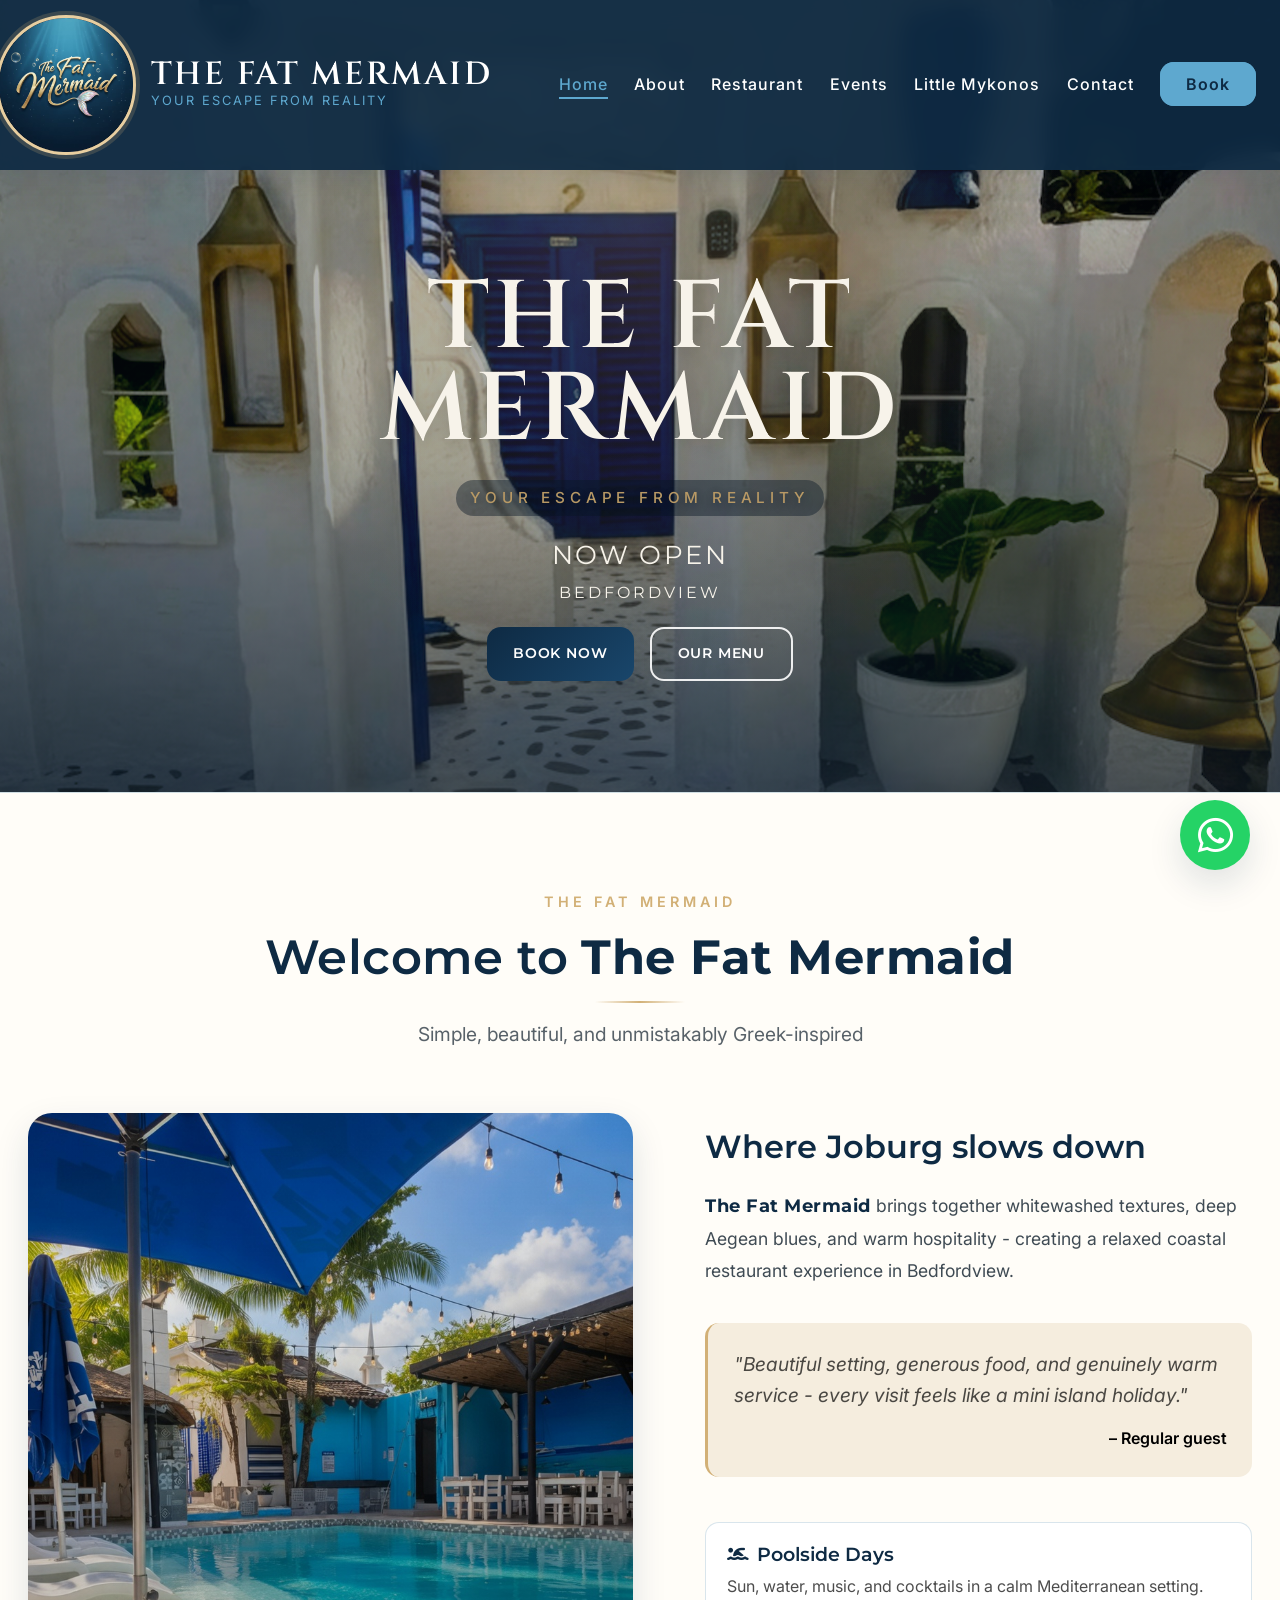
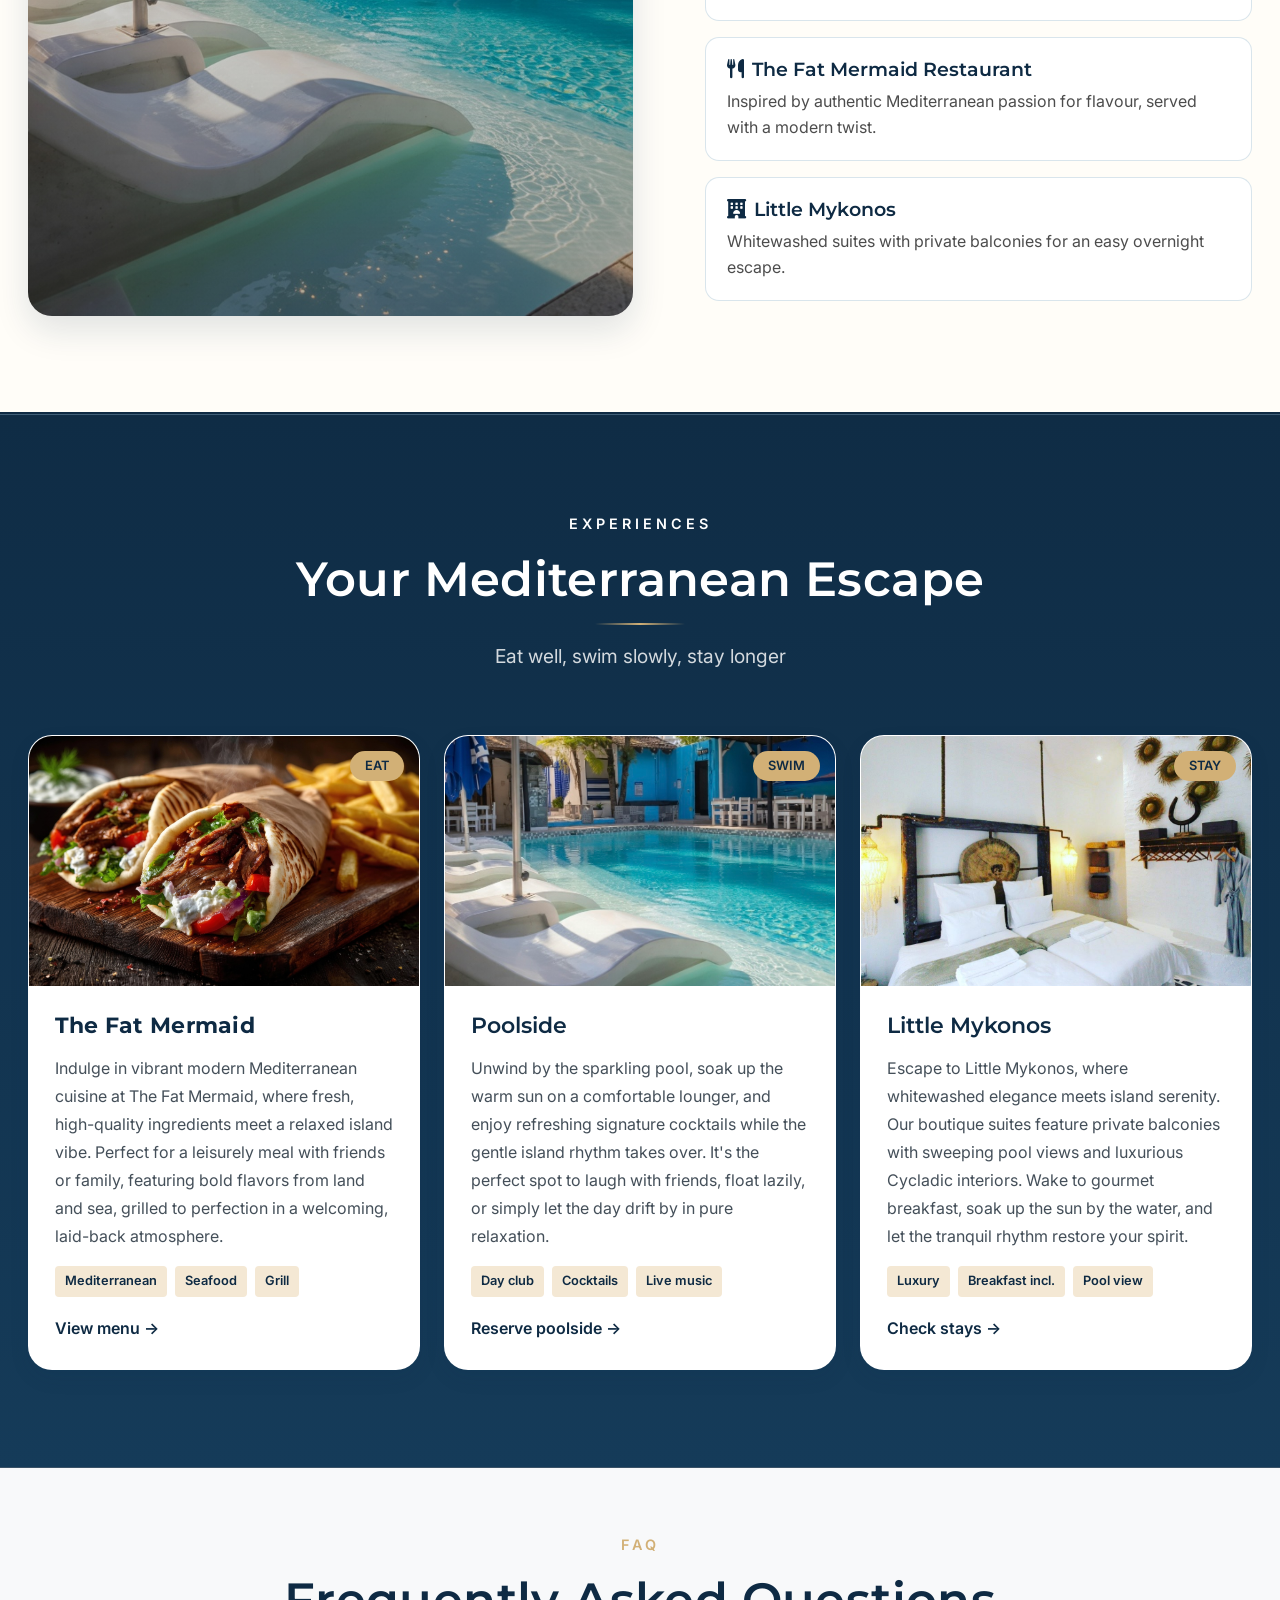
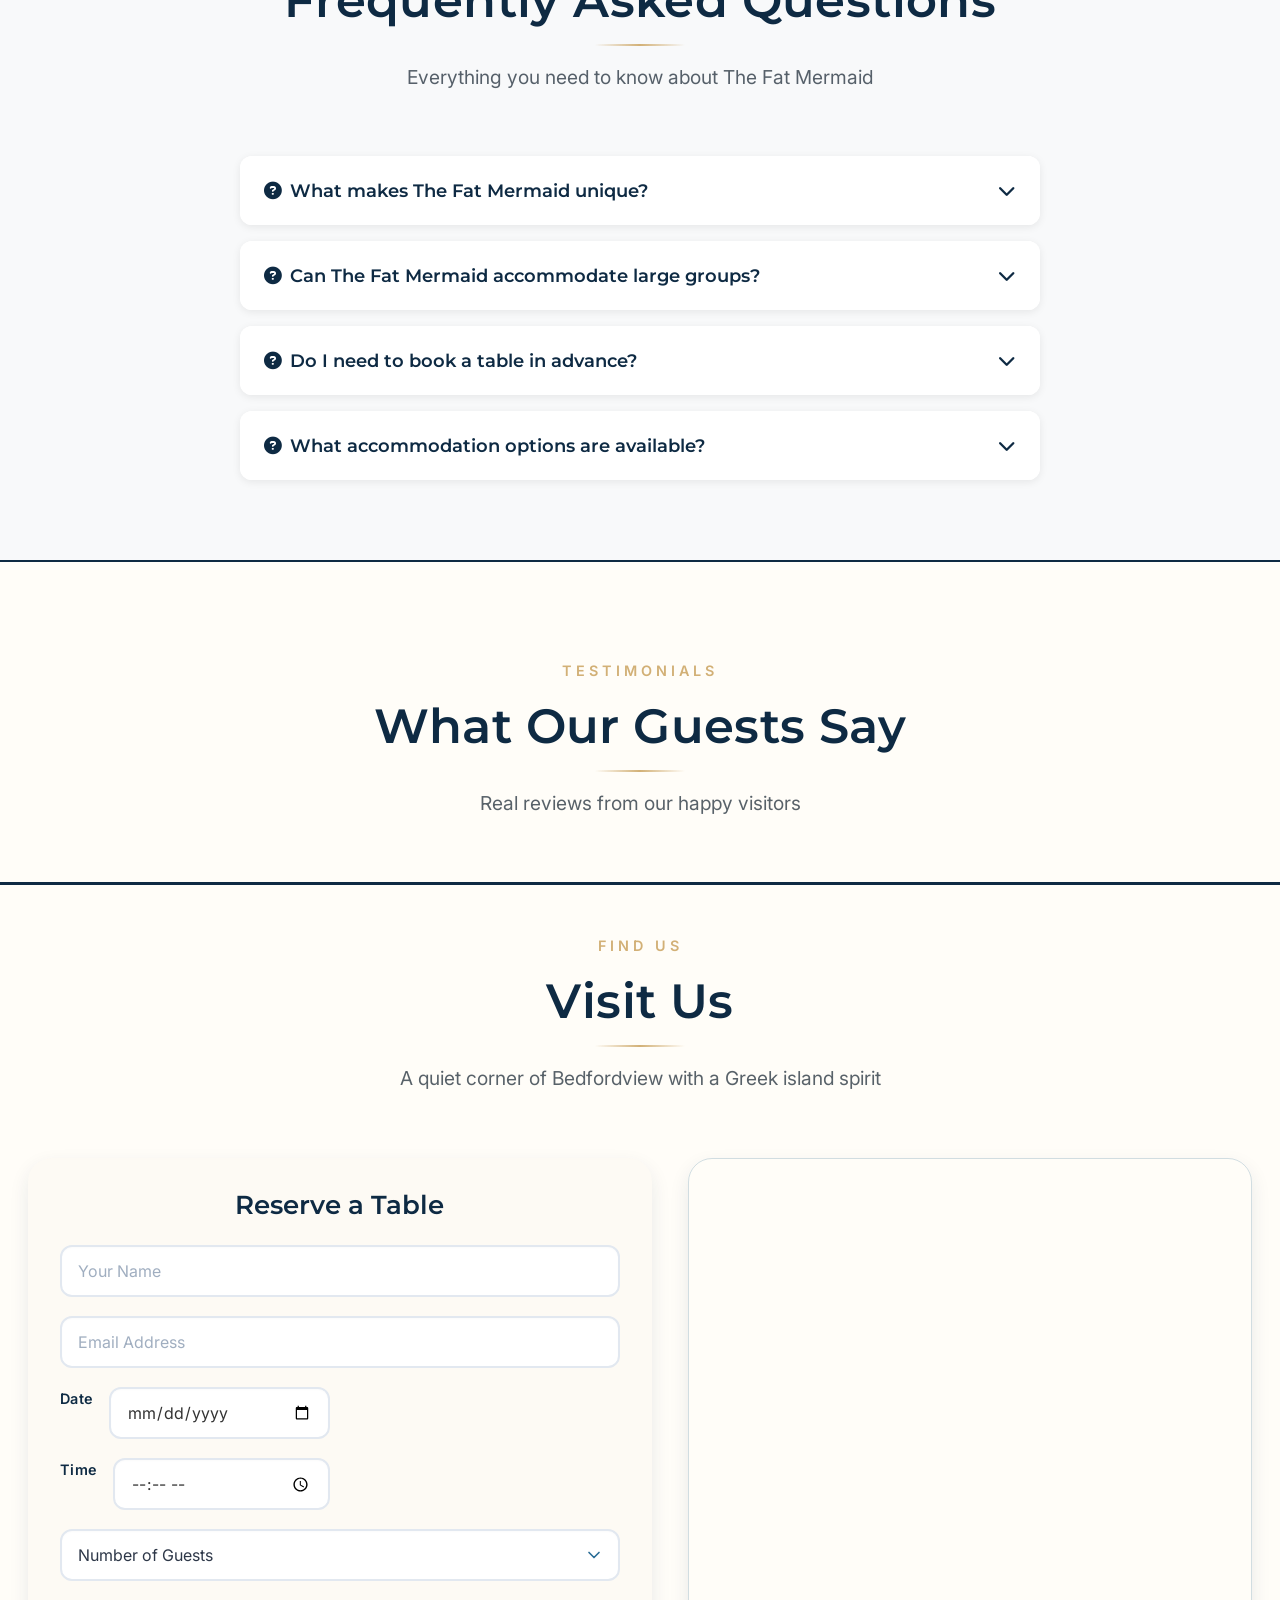
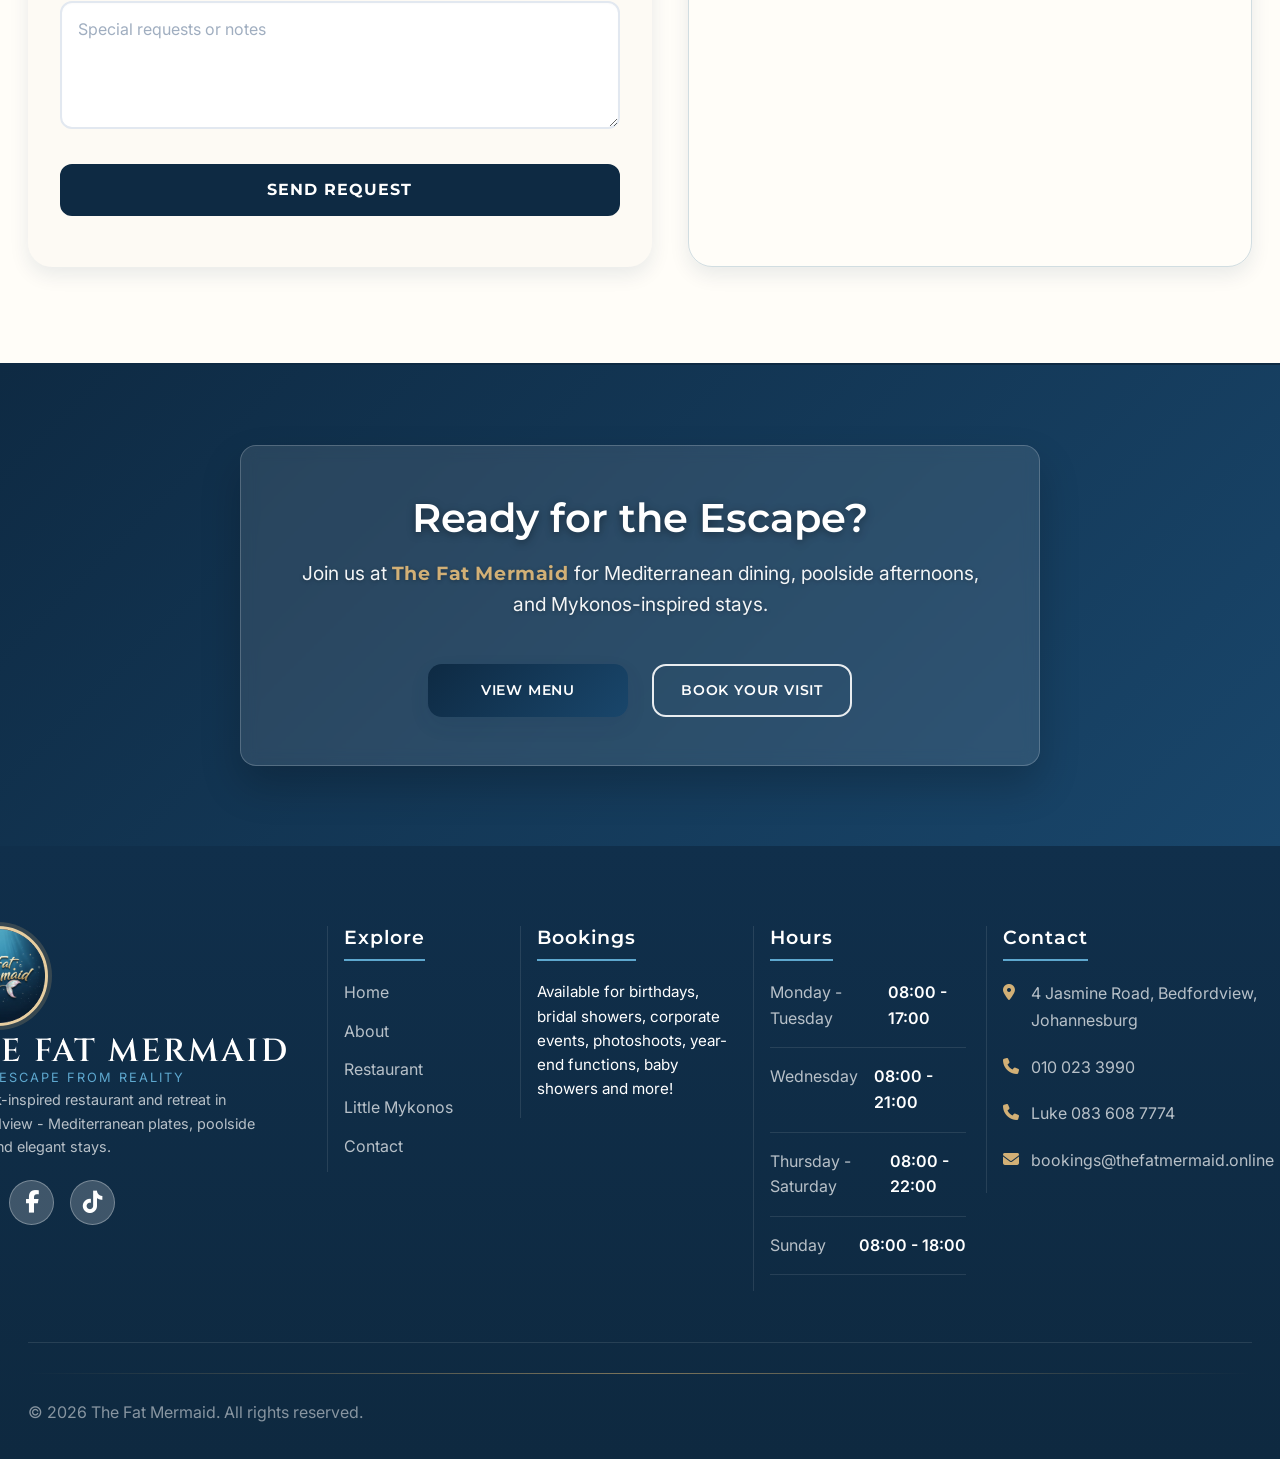
<file: index.html>
<!DOCTYPE html>
<html lang="en">
<head>
    <meta charset="UTF-8">
    <meta name="viewport" content="width=device-width, initial-scale=1.0, maximum-scale=1.0, user-scalable=no">
    <meta name="format-detection" content="telephone=no">
    <meta name="theme-color" content="#0e2a43">
    <meta name="language" content="English">
    <meta name="revisit-after" content="7 days">
    <meta name="geo.region" content="ZA-GT">
    <meta name="geo.placename" content="Bedfordview">
    <meta name="geo.position" content="-26.1784;28.1307">
    <meta name="ICBM" content="-26.1784, 28.1307">
    
    <!-- SEO Meta Tags -->
    <title>The Fat Mermaid | Mediterranean Restaurant & Events Venue Bedfordview | Greek Cuisine, Cocktails, Poolside Dining</title>
    <meta name="description" content="The Fat Mermaid - Authentic Greek and Mediterranean restaurant in Bedfordview, Johannesburg. Fresh seafood, tapas, handcrafted cocktails, poolside dining, private events venue. Open daily for lunch, dinner & weekend brunch. Book your table today!">
    <meta name="keywords" content="Mediterranean restaurant Bedfordview, Greek restaurant Johannesburg, seafood restaurant East Rand, tapas bar near me, cocktail lounge Bedfordview, poolside dining Johannesburg, brunch spots Bedfordview, private events venue Gauteng, corporate events East Rand, birthday party venue, wedding venue Bedfordview, fine dining restaurant, best restaurants near me, restaurant bookings, The Fat Mermaid">
    <meta name="article:author" content="The Fat Mermaid">
    <meta name="article:section" content="Restaurant & Dining">
    <meta name="author" content="The Fat Mermaid">
    <meta name="robots" content="index, follow">
    <link rel="canonical" href="https://thefatmermaid.co.za/">
    <link rel="sitemap" type="application/xml" title="Sitemap" href="https://thefatmermaid.co.za/sitemap.xml">
    
    <!-- Open Graph / Facebook -->
    <meta property="og:type" content="website">
    <meta property="og:url" content="https://thefatmermaid.co.za/">
    <meta property="og:title" content="The Fat Mermaid | Best Mediterranean Restaurant in Bedfordview, East Rand">
    <meta property="og:description" content="Experience authentic Mediterranean cuisine at The Fat Mermaid in Bedfordview. Best restaurant for fine dining, tapas, cocktails & weekend brunch.">
    <meta property="og:image" content="https://thefatmermaid.co.za/images/hero1.png">
    <meta property="og:locale" content="en_ZA">
    <meta property="og:site_name" content="The Fat Mermaid">
    
    <!-- Twitter -->
    <meta property="twitter:card" content="summary_large_image">
    <meta property="twitter:url" content="https://thefatmermaid.co.za/">
    <meta property="twitter:title" content="The Fat Mermaid | Best Mediterranean Restaurant in Bedfordview">
    <meta property="twitter:description" content="Experience authentic Mediterranean cuisine at The Fat Mermaid in Bedfordview. Best restaurant for fine dining, tapas, cocktails & weekend brunch.">
    <meta property="twitter:image" content="https://thefatmermaid.co.za/images/hero1.png">
    
    <!-- Structured Data - Restaurant -->
    <script type="application/ld+json">
    {
        "@context": "https://schema.org",
        "@type": "Restaurant",
        "name": "The Fat Mermaid",
        "image": "https://thefatmermaid.co.za/images/mermaidlogo.png",
        "url": "https://thefatmermaid.co.za/",
        "telephone": "+27114541225",
        "address": {
            "@type": "PostalAddress",
            "streetAddress": "4 Jasmine Street",
            "addressLocality": "Bedfordview",
            "addressRegion": "Gauteng",
            "addressCountry": "ZA"
        },
        "geo": {
            "@type": "GeoCoordinates",
            "latitude": -26.1784,
            "longitude": 28.1307
        },
        "openingHoursSpecification": [
            {
                "@type": "OpeningHoursSpecification",
                "dayOfWeek": ["Monday", "Tuesday"],
                "opens": "08:00",
                "closes": "17:00"
            },
            {
                "@type": "OpeningHoursSpecification",
                "dayOfWeek": "Wednesday",
                "opens": "08:00",
                "closes": "21:00"
            },
            {
                "@type": "OpeningHoursSpecification",
                "dayOfWeek": ["Thursday", "Friday", "Saturday"],
                "opens": "08:00",
                "closes": "22:00"
            },
            {
                "@type": "OpeningHoursSpecification",
                "dayOfWeek": "Sunday",
                "opens": "08:00",
                "closes": "18:00"
            }
        ],
        "servesCuisine": ["Mediterranean", "Greek", "Seafood", "Tapas"],
        "priceRange": "$$",
        "acceptsReservations": "True"
    }
    </script>
    
    <!-- Link to external CSS file -->
    <link rel="stylesheet" href="CSS/index.css?v=13">
    
    <!-- EMERGENCY BUTTON STYLES - LOAD FIRST -->
    <style>
        /* iPhone iOS Emergency Blue Button Styles - NUCLEAR RESET */
        
        /* Reset all button defaults first */
        button#send-request-btn {
            -webkit-appearance: none !important;
            appearance: none !important;
            -webkit-tap-highlight-color: transparent !important;
            min-height: 52px !important;
            height: 52px !important;
            padding: 14px 16px !important;
            box-sizing: border-box !important;
        }
        
        @media (max-width: 768px) {
            /* Super specific selector chain */
            html body section.contact div.container div.contact-grid div.booking-form form div.form-row button#send-request-btn {
                background: #0e2a43 !important;
                background-color: #0e2a43 !important;
                background-image: none !important;
                color: #ffffff !important;
                border: 2px solid #0e2a43 !important;
                -webkit-appearance: none !important;
                appearance: none !important;
            }
        }
        
        /* iOS Safari specific - REAL IPHONE TARGETING */
        @supports (-webkit-touch-callout: none) {
            button#send-request-btn {
                background: #0e2a43 !important;
                background-color: #0e2a43 !important;
                color: #ffffff !important;
                border: 2px solid #0e2a43 !important;
                -webkit-appearance: none !important;
                appearance: none !important;
            }
        }
        
        /* iPhone specific pixel ratio targeting */
        @media (-webkit-device-pixel-ratio: 2), (-webkit-device-pixel-ratio: 3) {
            @media (max-width: 768px) {
                button#send-request-btn {
                    background: #0e2a43 !important;
                    background-color: #0e2a43 !important;
                    color: #ffffff !important;
                    border: 2px solid #0e2a43 !important;
                    -webkit-appearance: none !important;
                    appearance: none !important;
                    background-image: none !important;
                }
            }
        }
    </style>
    
    <!-- Icons and fonts (kept in HTML because they are external resources) -->
    <link rel="stylesheet" href="https://cdnjs.cloudflare.com/ajax/libs/font-awesome/6.4.0/css/all.min.css">
    <link href="https://fonts.googleapis.com/css2?family=Cinzel:wght@500;600;700&family=Montserrat:wght@400;500;600;700;800&family=Inter:wght@300;400;500;600&display=swap" rel="stylesheet">
</head>
<body>
    <!-- Header (fixed, deep blue background) -->
    <header class="header">
        <div class="container">
            <nav class="navbar">
                <a href="index.html" class="logo">
                    <div class="logo-wrapper">
                        <div class="logo-image">
                            <!-- Replace with your own logo later -->
                            <img src="images/mermaidlogo.avif" alt="The Fat Mermaid Logo" class="logo-img">
                        </div>
                        <div class="logo-text-container">
                            <span class="logo-main brand-name">THE FAT MERMAID</span>
                            <span class="logo-sub">Your Escape From Reality</span>
                        </div>
                    </div>
                </a>
                
                <div class="nav-right">
                    <ul class="nav-menu">
                        <li class="nav-item"><a href="#home" class="nav-link active">Home</a></li>
                        <li class="nav-item"><a href="#about" class="nav-link">About</a></li>
                        <li class="nav-item"><a href="HTML/restaurant.html" class="nav-link">Restaurant</a></li>
                        <li class="nav-item"><a href="HTML/events.html" class="nav-link">Events</a></li>
                        <li class="nav-item"><a href="HTML/little_mykonos.html" class="nav-link">Little Mykonos</a></li>
                        <li class="nav-item"><a href="#booking-form" class="nav-link">Contact</a></li>
                        <!-- Reserve button (primary-light with primary-dark text) -->
                        <li class="nav-item"><a href="#booking-form" class="nav-link book-btn">Book</a></li>
                    </ul>
                    
                    <div class="hamburger">
                        <div class="hamburger-line"></div>
                        <div class="hamburger-line"></div>
                        <div class="hamburger-line"></div>
                    </div>
                </div>
            </nav>
        </div>
    </header>

    <!-- Hero Section -->
    <section id="home" class="hero">
        <div class="hero-bg">
            <div class="hero-slide active" style="background-image: url('images/hero1.png');"></div>
        </div>
        
        <div class="container">
            <div class="hero-content">
                <h1 class="hero-title hero-title-brand">THE FAT MERMAID</h1>
                <p class="hero-tagline">YOUR ESCAPE FROM REALITY</p>
                <p class="hero-open">NOW OPEN</p>
                <p class="hero-location">BEDFORDVIEW</p>
                <div class="hero-buttons">
                    <a href="#booking-form" class="btn btn-primary" style="background: linear-gradient(135deg, #0e2a43 0%, #19466b 100%) !important; color: #fff !important; border: none !important; padding: 13px 26px !important; border-radius: 14px !important; font-weight: 600 !important; text-transform: uppercase !important; letter-spacing: 0.8px !important; text-decoration: none !important; display: inline-flex !important; align-items: center !important; justify-content: center !important; gap: 10px !important; font-family: 'Montserrat', sans-serif !important; font-size: 0.9rem !important;">Book Now</a>
                    <a href="HTML/restaurant.html#menu" class="btn btn-outline" style="background-color: transparent !important; color: #fff !important; border: 2px solid rgba(255,255,255,0.9) !important; padding: 13px 26px !important; border-radius: 14px !important; font-weight: 600 !important; text-transform: uppercase !important; letter-spacing: 0.8px !important; text-decoration: none !important; display: inline-flex !important; align-items: center !important; justify-content: center !important; gap: 10px !important; font-family: 'Montserrat', sans-serif !important; font-size: 0.9rem !important;">Our Menu</a>
                </div>
            </div>
        </div>
    </section>

    <!-- About Section – hidden gem, pool, food -->
    <section id="about" class="about">
        <div class="container">
            <div class="section-header">
                <div class="section-label">THE FAT MERMAID</div>
                <h2 class="section-title">Welcome to <span class="brand-name">The Fat Mermaid</span></h2>
                <p class="section-subtitle">Simple, beautiful, and unmistakably Greek-inspired</p>
            </div>
            
            <div class="about-content">
                <div class="about-image-container">
                    <div class="about-image-main">
                        <div class="about-image">
                            <img src="images/aboutpool.jpeg" alt="Poolside at The Fat Mermaid" class="about-img">
                            <div class="image-overlay"></div>
                        </div>
                    </div>
                </div>
                
                <div class="about-text">
                    <h3>Where Joburg slows down</h3>
                    <p><span class="brand-name">The Fat Mermaid</span> brings together whitewashed textures, deep Aegean blues, and warm hospitality - creating a relaxed coastal restaurant experience in Bedfordview.</p>
                    
                    <div class="highlight-box">
                        <p>"Beautiful setting, generous food, and genuinely warm service - every visit feels like a mini island holiday."</p>
                        <div class="highlight-author">– Regular guest</div>
                    </div>
                    
                    <div class="info-cards">
                        <div class="info-card">
                            <div class="info-details">
                                <h4><i class="fas fa-swimmer" style="color: var(--primary-dark); margin-right: 8px;"></i>Poolside Days</h4>
                                <p>Sun, water, music, and cocktails in a calm Mediterranean setting.</p>
                            </div>
                        </div>
                        
                        <div class="info-card">
                            <div class="info-details">
                                <h4><i class="fas fa-utensils" style="color: var(--primary-dark); margin-right: 8px;"></i>The Fat Mermaid Restaurant</h4>
                                <p>Inspired by authentic Mediterranean passion for flavour, served with a modern twist.</p>
                            </div>
                        </div>
                        
                        <div class="info-card">
                            <div class="info-details">
                                <h4><i class="fas fa-hotel" style="color: var(--primary-dark); margin-right: 8px;"></i>Little Mykonos</h4>
                                <p>Whitewashed suites with private balconies for an easy overnight escape.</p>
                            </div>
                        </div>
                    </div>
                </div>
            </div>
        </div>
    </section>

    <!-- Cards / Experiences -->
    <section id="mykonos" class="menu-preview">
        <div class="container">
            <div class="section-header">
                <div class="section-label">EXPERIENCES</div>
                <h2 class="section-title">Your Mediterranean Escape</h2>
                <p class="section-subtitle">Eat well, swim slowly, stay longer</p>
            </div>
            
            <div class="menu-grid">
                <!-- Card 1: Restaurant -->
                <div class="menu-item">
                    <div class="menu-item-image">
                        <img src="images/food6.JPG" alt="The Fat Mermaid restaurant dishes" class="menu-img">
                        <div class="menu-badge">EAT</div>
                    </div>
                    <div class="menu-item-content">
                        <div class="menu-item-header">
                            <h3><span class="brand-name">The Fat Mermaid</span></h3>
                        </div>
                        <p>Indulge in vibrant modern Mediterranean cuisine at The Fat Mermaid, where fresh, high-quality ingredients meet a relaxed island vibe. Perfect for a leisurely meal with friends or family, featuring bold flavors from land and sea, grilled to perfection in a welcoming, laid-back atmosphere.</p>
                        <div class="menu-tags">
                            <span class="tag">Mediterranean</span>
                            <span class="tag">Seafood</span>
                            <span class="tag">Grill</span>
                        </div>
                        <a href="HTML/restaurant.html#menu" class="card-link">View menu →</a>
                    </div>
                </div>
                
                <!-- Card 2: Pool & Parties -->
                <div class="menu-item">
                    <div class="menu-item-image">
                        <img src="images/poolside.jpg" alt="Pool at The Fat Mermaid" class="menu-img">
                        <div class="menu-badge">SWIM</div>
                    </div>
                    <div class="menu-item-content">
                        <div class="menu-item-header">
                            <h3>Poolside</h3>
                        </div>
                        <p>Unwind by the sparkling pool, soak up the warm sun on a comfortable lounger, and enjoy refreshing signature cocktails while the gentle island rhythm takes over. It's the perfect spot to laugh with friends, float lazily, or simply let the day drift by in pure relaxation.</p>
                        <div class="menu-tags">
                            <span class="tag">Day club</span>
                            <span class="tag">Cocktails</span>
                            <span class="tag">Live music</span>
                        </div>
                        <a href="#contact" class="card-link">Reserve poolside →</a>
                    </div>
                </div>
                
                <!-- Card 3: The Mykonos Hotel -->
                <div class="menu-item">
                    <div class="menu-item-image">
                        <img src="images/hotel.jpg" alt="The Mykonos suites" class="menu-img">
                        <div class="menu-badge">STAY</div>
                    </div>
                    <div class="menu-item-content">
                        <div class="menu-item-header">
                            <h3>Little Mykonos</h3>
                        </div>
                        <p>Escape to Little Mykonos, where whitewashed elegance meets island serenity. Our boutique suites feature private balconies with sweeping pool views and luxurious Cycladic interiors. Wake to gourmet breakfast, soak up the sun by the water, and let the tranquil rhythm restore your spirit.</p>
                        <div class="menu-tags">
                            <span class="tag">Luxury</span>
                            <span class="tag">Breakfast incl.</span>
                            <span class="tag">Pool view</span>
                        </div>
                        <a href="HTML/little_mykonos.html" class="card-link">Check stays →</a>
                    </div>
                </div>
            </div>
        </div>
    </section>

    <!-- FAQ Section -->
    <section id="faq" class="faq-section" style="padding: 4rem 0; background: #f8f9fa;">
        <div class="container">
            <div class="section-header">
                <div class="section-label">FAQ</div>
                <h2 class="section-title">Frequently Asked Questions</h2>
                <p class="section-subtitle">Everything you need to know about The Fat Mermaid</p>
            </div>
            <div class="faq-grid" style="max-width: 800px; margin: 0 auto;">
                <div class="faq-item" style="background: #fff; border-radius: 12px; margin-bottom: 1rem; box-shadow: 0 2px 8px rgba(0,0,0,0.08); overflow: hidden;">
                    <button class="faq-question" style="width: 100%; padding: 1.5rem; border: none; background: #fff; cursor: pointer; display: flex; justify-content: space-between; align-items: center; font-family: 'Montserrat', sans-serif; font-size: 1.1rem; font-weight: 600; color: #0e2a43; text-align: left;">
                        <span><i class="fas fa-question-circle" style="color: #0e2a43; margin-right: 0.5rem;"></i>What makes The Fat Mermaid unique?</span>
                        <i class="fas fa-chevron-down" style="transition: transform 0.3s ease;"></i>
                    </button>
                    <div class="faq-answer" style="max-height: 0; overflow: hidden; transition: max-height 0.3s ease, padding 0.3s ease;">
                        <p style="padding: 0 1.5rem 1.5rem 1.5rem; color: #444; line-height: 1.6; font-family: 'Inter', sans-serif;">The Fat Mermaid stands out due to its poolside setting, allowing guests to enjoy cocktails and sunset celebrations. The venue's ambiance is enhanced by string lights, blue umbrellas, and a hanging plant, creating a festive atmosphere. This makes it an attractive option for various events including year-end functions, birthday parties, and corporate events, providing a unique "escape from reality" experience.</p>
                    </div>
                </div>
                <div class="faq-item" style="background: #fff; border-radius: 12px; margin-bottom: 1rem; box-shadow: 0 2px 8px rgba(0,0,0,0.08); overflow: hidden;">
                    <button class="faq-question" style="width: 100%; padding: 1.5rem; border: none; background: #fff; cursor: pointer; display: flex; justify-content: space-between; align-items: center; font-family: 'Montserrat', sans-serif; font-size: 1.1rem; font-weight: 600; color: #0e2a43; text-align: left;">
                        <span><i class="fas fa-question-circle" style="color: #0e2a43; margin-right: 0.5rem;"></i>Can The Fat Mermaid accommodate large groups?</span>
                        <i class="fas fa-chevron-down" style="transition: transform 0.3s ease;"></i>
                    </button>
                    <div class="faq-answer" style="max-height: 0; overflow: hidden; transition: max-height 0.3s ease, padding 0.3s ease;">
                        <p style="padding: 0 1.5rem 1.5rem 1.5rem; color: #444; line-height: 1.6; font-family: 'Inter', sans-serif;">Yes! We offer event venue hire for various celebrations and can accommodate sizable groups. Whether it's corporate events, year-end functions, birthday parties, or other special occasions, we can cater to your needs. For more detailed information on capacity and custom arrangements, contact us directly at 010 023 3990 or 083 608 7774.</p>
                    </div>
                </div>
                <div class="faq-item" style="background: #fff; border-radius: 12px; margin-bottom: 1rem; box-shadow: 0 2px 8px rgba(0,0,0,0.08); overflow: hidden;">
                    <button class="faq-question" style="width: 100%; padding: 1.5rem; border: none; background: #fff; cursor: pointer; display: flex; justify-content: space-between; align-items: center; font-family: 'Montserrat', sans-serif; font-size: 1.1rem; font-weight: 600; color: #0e2a43; text-align: left;">
                        <span><i class="fas fa-question-circle" style="color: #0e2a43; margin-right: 0.5rem;"></i>Do I need to book a table in advance?</span>
                        <i class="fas fa-chevron-down" style="transition: transform 0.3s ease;"></i>
                    </button>
                    <div class="faq-answer" style="max-height: 0; overflow: hidden; transition: max-height 0.3s ease, padding 0.3s ease;">
                        <p style="padding: 0 1.5rem 1.5rem 1.5rem; color: #444; line-height: 1.6; font-family: 'Inter', sans-serif;">While walk-ins are welcome, we recommend making a reservation to ensure your table is ready, especially on weekends and during our popular cocktail hours. You can book through our website's reservation form, call us directly, or send a WhatsApp message. For larger groups or special events, advance booking is essential.</p>
                    </div>
                </div>
                <div class="faq-item" style="background: #fff; border-radius: 12px; margin-bottom: 1rem; box-shadow: 0 2px 8px rgba(0,0,0,0.08); overflow: hidden;">
                    <button class="faq-question" style="width: 100%; padding: 1.5rem; border: none; background: #fff; cursor: pointer; display: flex; justify-content: space-between; align-items: center; font-family: 'Montserrat', sans-serif; font-size: 1.1rem; font-weight: 600; color: #0e2a43; text-align: left;">
                        <span><i class="fas fa-question-circle" style="color: #0e2a43; margin-right: 0.5rem;"></i>What accommodation options are available?</span>
                        <i class="fas fa-chevron-down" style="transition: transform 0.3s ease;"></i>
                    </button>
                    <div class="faq-answer" style="max-height: 0; overflow: hidden; transition: max-height 0.3s ease, padding 0.3s ease;">
                        <p style="padding: 0 1.5rem 1.5rem 1.5rem; color: #444; line-height: 1.6; font-family: 'Inter', sans-serif;">Our Little Mykonos accommodation offers both Standard and Family rooms. Standard rooms are perfect for couples or solo travelers at R1400 per night, while Family rooms at R1600 per night include a fully equipped kitchen and are ideal for longer stays. All rooms include breakfast at our restaurant and access to our on-site spa and pool facilities.</p>
                    </div>
                </div>
            </div>
        </div>
    </section>

    <!-- Contact Section – now with Booking Form instead of Contact Info -->
    <section id="contact" class="contact">
        <div class="container">
            <!-- Testimonials Section -->
            <div class="testimonials-section">
                <div class="section-header">
                    <div class="section-label">TESTIMONIALS</div>
                    <h2 class="section-title">What Our Guests Say</h2>
                    <p class="section-subtitle">Real reviews from our happy visitors</p>
                </div>
                <!-- JotForm Reviews Widget -->
                <div id="JFWebsiteWidget-019db417c8207f74a5dfd06b0dd0df5f6453"></div>
                <script src='https://www.jotform.com/website-widgets/embed/019db417c8207f74a5dfd06b0dd0df5f6453'></script>
            </div>

            <!-- Dark blue divider between sections (full width) -->
            <hr style="border: none; height: 3px; background-color: #0e2a43; margin: 3rem calc(50% - 50vw); width: 100vw;">

            <!-- Visit Us Header -->
            <div class="section-header">
                <div class="section-label">FIND US</div>
                <h2 class="section-title">Visit Us</h2>
                <p class="section-subtitle">A quiet corner of Bedfordview with a Greek island spirit</p>
            </div>

            <div class="contact-grid" id="booking-form">
                <!-- Booking Form (replaces old contact info) -->
                <div class="booking-form">
                    <h3>Reserve a Table</h3>
                    <form action="https://api.formizee.com/v1/f/enp_ULw4SfrMLUXTrzzNDHbSdiz4T6b" method="POST">
                        <div class="form-row">
                            <input type="text" name="name" placeholder="Your Name" required>
                        </div>
                        <div class="form-row">
                            <input type="email" name="email" placeholder="Email Address" required>
                        </div>
                        <div class="form-row form-row-half">
                            <label class="form-label">Date </label>
                            <input type="date" name="date" required style="min-height: 52px !important; height: 52px !important; padding: 14px 16px !important; box-sizing: border-box !important;">
                        </div>
                        <div class="form-row form-row-half">
                            <label class="form-label">Time </label>
                            <input type="time" name="time" required style="min-height: 52px !important; height: 52px !important; padding: 14px 16px !important; box-sizing: border-box !important;">
                        </div>
                        <div class="form-row">
                            <select name="guests" required>
                                <option value="" disabled selected>Number of Guests</option>
                                <option value="1">1 Guest</option>
                                <option value="2">2 Guests</option>
                                <option value="3">3 Guests</option>
                                <option value="4">4 Guests</option>
                                <option value="5">5 Guests</option>
                                <option value="6">6+ Guests</option>
                            </select>
                        </div>
                        <div class="form-row">
                            <textarea name="message" placeholder="Special requests or notes" rows="4"></textarea>
                        </div>
                        <div class="form-row">
                            <button type="submit" id="send-request-btn" class="btn btn-primary btn-block" style="background: linear-gradient(135deg, #0e2a43 0%, #19466b 100%) !important; color: #fff !important; border: none !important; min-height: 52px !important; height: 52px !important; padding: 14px 16px !important; box-sizing: border-box !important;">Send Request</button>
                        </div>
                    </form>
                </div>
                
                <!-- Google Map -->
                <div class="contact-map">
                    <div class="map-container">
                        <iframe src="https://maps.google.com/maps?q=The%20Fat%20Mermaid%20Bedfordview&t=&z=15&ie=UTF8&iwloc=&output=embed" allowfullscreen="" loading="lazy" referrerpolicy="no-referrer-when-downgrade"></iframe>
                    </div>
                </div>
            </div>
        </div>
    </section>

    <!-- CTA Section -->
    <section class="cta-section">
        <div class="container">
            <h2 class="cta-title">Ready for the Escape?</h2>
            <p class="cta-text">Join us at <span class="brand-name">The Fat Mermaid</span> for Mediterranean dining, poolside afternoons, and Mykonos-inspired stays.</p>
            <div class="cta-buttons">
                <a href="HTML/restaurant.html#menu" class="btn btn-primary" style="background: linear-gradient(135deg, #0e2a43 0%, #19466b 100%) !important; color: #fff !important; border: none !important; padding: 13px 26px !important; border-radius: 14px !important; font-weight: 600 !important; text-transform: uppercase !important; letter-spacing: 0.8px !important; text-decoration: none !important; display: inline-flex !important; align-items: center !important; justify-content: center !important; gap: 10px !important; font-family: 'Montserrat', sans-serif !important; font-size: 0.9rem !important;">View Menu</a>
                <a href="#contact" class="btn btn-outline" style="background-color: transparent !important; color: #fff !important; border: 2px solid rgba(255,255,255,0.9) !important; padding: 13px 26px !important; border-radius: 14px !important; font-weight: 600 !important; text-transform: uppercase !important; letter-spacing: 0.8px !important; text-decoration: none !important; display: inline-flex !important; align-items: center !important; justify-content: center !important; gap: 10px !important; font-family: 'Montserrat', sans-serif !important; font-size: 0.9rem !important;">Book Your Visit</a>
            </div>
        </div>
    </section>

    <!-- Footer -->
    <footer class="footer">
        <div class="container">
            <div class="footer-main">
                <div class="footer-col">
                    <div class="footer-logo">
                        <div class="logo-wrapper">
                            <div class="logo-image">
                                <img src="images/mermaidlogo.avif" alt="The Fat Mermaid Logo" class="logo-img">
                            </div>
                            <div class="logo-text-container">
                                <span class="logo-main brand-name">THE FAT MERMAID</span>
                                <span class="logo-sub">Your Escape From Reality</span>
                            </div>
                        </div>
                    </div>
                    <p class="footer-description">
                        A Greek-inspired restaurant and retreat in Bedfordview - Mediterranean plates, poolside ease, and elegant stays.
                    </p>
                    <div class="social-links">
                        <a href="https://www.instagram.com/the_fat_mermaid_bedfordview/?hl=en" target="_blank" rel="noopener noreferrer" class="social-link"><i class="fab fa-instagram"></i></a>
                        <a href="https://www.facebook.com/TheFatmermaid1" target="_blank" rel="noopener noreferrer" class="social-link"><i class="fab fa-facebook-f"></i></a>
                        <a href="#" class="social-link"><i class="fab fa-tiktok"></i></a>
                    </div>
                </div>
                
                <div class="footer-col">
                    <h3 class="footer-title">Explore</h3>
                    <ul class="footer-links">
                        <li><a href="#home">Home</a></li>
                        <li><a href="#about">About</a></li>
                        <li><a href="HTML/restaurant.html">Restaurant</a></li>
                        <li><a href="HTML/little_mykonos.html">Little Mykonos</a></li>
                        <li><a href="#contact">Contact</a></li>
                    </ul>
                </div>
                
                <div class="footer-col">
                    <h3 class="footer-title">Bookings</h3>
                    <p style="color: #ffffff; font-size: 0.95rem; line-height: 1.6; font-family: 'Inter', sans-serif;">Available for birthdays, bridal showers, corporate events, photoshoots, year-end functions, baby showers and more!</p>
                </div>
                
                <div class="footer-col">
                    <h3 class="footer-title">Hours</h3>
                    <ul class="footer-hours">
                        <li><span>Monday - Tuesday</span><span>08:00 - 17:00</span></li>
                        <li><span>Wednesday</span><span>08:00 - 21:00</span></li>
                        <li><span>Thursday - Saturday</span><span>08:00 - 22:00</span></li>
                        <li><span>Sunday</span><span>08:00 - 18:00</span></li>
                    </ul>
                </div>
                
                <div class="footer-col">
                    <h3 class="footer-title">Contact</h3>
                    <div class="contact-info">
                        <div class="contact-item"><i class="fas fa-map-marker-alt"></i> 4 Jasmine Road, Bedfordview, Johannesburg</div>
                        <div class="contact-item"><i class="fas fa-phone"></i> <a href="tel:+27100233990">010 023 3990</a></div>
                        <div class="contact-item"><i class="fas fa-phone"></i> <a href="tel:+27836087774">Luke 083 608 7774</a></div>
                        <div class="contact-item"><i class="fas fa-envelope"></i> <a href="mailto:bookings@thefatmermaid.online">bookings@thefatmermaid.online</a></div>
                    </div>
                </div>
            </div>
            
            <div class="footer-bottom">
                <p>&copy; 2026 The Fat Mermaid. All rights reserved.</p>
               
            </div>
        </div>
    </footer>

    <!-- WhatsApp button (fixed bottom right) -->
    <a href="https://wa.me/27836087774" class="whatsapp-btn" target="_blank" rel="noopener noreferrer">
        <i class="fab fa-whatsapp"></i>
    </a>

    <!-- JavaScript for sliders and mobile menu -->
    <script>
        // Hero Slider
        const heroSlides = document.querySelectorAll('.hero-slide');
        let heroCurrent = 0;
        if (heroSlides.length > 1) {
            setInterval(() => {
                heroSlides.forEach(slide => slide.classList.remove('active'));
                heroCurrent = (heroCurrent + 1) % heroSlides.length;
                heroSlides[heroCurrent].classList.add('active');
            }, 5000);
        }

        // CTA Slider
        const ctaSlides = document.querySelectorAll('.cta-slide');
        let ctaCurrent = 0;
        if (ctaSlides.length > 1) {
            setInterval(() => {
                ctaSlides.forEach(slide => slide.classList.remove('active'));
                ctaCurrent = (ctaCurrent + 1) % ctaSlides.length;
                ctaSlides[ctaCurrent].classList.add('active');
            }, 5000);
        }

        // Mobile Menu Toggle
        const hamburger = document.querySelector('.hamburger');
        const navMenu = document.querySelector('.nav-menu');

        if (hamburger) {
            hamburger.addEventListener('click', () => {
                hamburger.classList.toggle('active');
                navMenu.classList.toggle('active');
            });
        }

        // Close mobile menu when a link is clicked
        document.querySelectorAll('.nav-link').forEach(link => {
            link.addEventListener('click', () => {
                hamburger.classList.remove('active');
                navMenu.classList.remove('active');
            });
        });

        // Premium scroll reveal
        const revealTargets = document.querySelectorAll(
            '.section-header, .about-image-main, .about-text, .info-card, .menu-item, .faq-item, .booking-form, .contact-map, .cta-title, .cta-text, .cta-buttons, .footer-col'
        );

        revealTargets.forEach((el, index) => {
            el.classList.add('reveal');
            if (el.classList.contains('info-card') || el.classList.contains('menu-item') || el.classList.contains('footer-col')) {
                el.classList.add(`reveal-delay-${(index % 3) + 1}`);
            }
        });

        const revealObserver = new IntersectionObserver((entries, observer) => {
            entries.forEach((entry) => {
                if (entry.isIntersecting) {
                    entry.target.classList.add('in-view');
                    observer.unobserve(entry.target);
                }
            });
        }, { threshold: 0.14, rootMargin: '0px 0px -40px 0px' });

        revealTargets.forEach((el) => revealObserver.observe(el));
        
        // FORCE BUTTON BLUE ON MOBILE - NUCLEAR OPTION FOR REAL iOS
        function forceButtonBlue() {
            const btn = document.getElementById('send-request-btn');
            if (btn) {
                // Remove all classes that might interfere
                btn.className = '';
                // Force inline styles with ALL properties iOS might override - SAME SIZE AS INPUTS
                btn.style.cssText = 'background: #0e2a43 !important; background-color: #0e2a43 !important; background-image: none !important; color: #ffffff !important; border: 2px solid #0e2a43 !important; display: block !important; width: 100% !important; min-height: 52px !important; height: 52px !important; border-radius: 12px !important; font-family: Montserrat, sans-serif !important; font-size: 16px !important; font-weight: 700 !important; text-transform: uppercase !important; letter-spacing: 1px !important; text-align: center !important; padding: 14px 16px !important; margin-top: 16px !important; -webkit-appearance: none !important; appearance: none !important; box-sizing: border-box !important;';
                
                // iOS Safari fix - force re-render
                btn.style.webkitAppearance = 'none';
                btn.setAttribute('style', btn.getAttribute('style') + '; background: #0e2a43 !important;');
            }
        }
        
        // Run immediately
        forceButtonBlue();
        
        // Run on DOM ready
        if (document.readyState === 'loading') {
            document.addEventListener('DOMContentLoaded', forceButtonBlue);
        }
        
        // Run multiple times to beat any other scripts and iOS defaults
        [0, 100, 300, 500, 1000, 2000, 3000, 5000].forEach(delay => {
            setTimeout(forceButtonBlue, delay);
        });
        
        // Run when page is fully loaded
        window.addEventListener('load', forceButtonBlue);
        
        // Run on scroll (when user might see the button)
        window.addEventListener('scroll', forceButtonBlue, { passive: true });
        
        // Run on touch (when user interacts)
        document.addEventListener('touchstart', forceButtonBlue, { passive: true });

        // FAQ Accordion functionality
        const faqQuestions = document.querySelectorAll('.faq-question');
        faqQuestions.forEach(question => {
            question.addEventListener('click', () => {
                const faqItem = question.parentElement;
                const answer = question.nextElementSibling;
                const icon = question.querySelector('.fa-chevron-down');
                const isOpen = answer.style.maxHeight && answer.style.maxHeight !== '0px';

                // Close all other FAQ items
                document.querySelectorAll('.faq-answer').forEach(otherAnswer => {
                    if (otherAnswer !== answer) {
                        otherAnswer.style.maxHeight = '0px';
                        otherAnswer.parentElement.querySelector('.fa-chevron-down').style.transform = 'rotate(0deg)';
                    }
                });

                // Toggle current FAQ item
                if (isOpen) {
                    answer.style.maxHeight = '0px';
                    icon.style.transform = 'rotate(0deg)';
                } else {
                    answer.style.maxHeight = answer.scrollHeight + 'px';
                    icon.style.transform = 'rotate(180deg)';
                }
            });
        });
    </script>
</body>
</html>
</file>
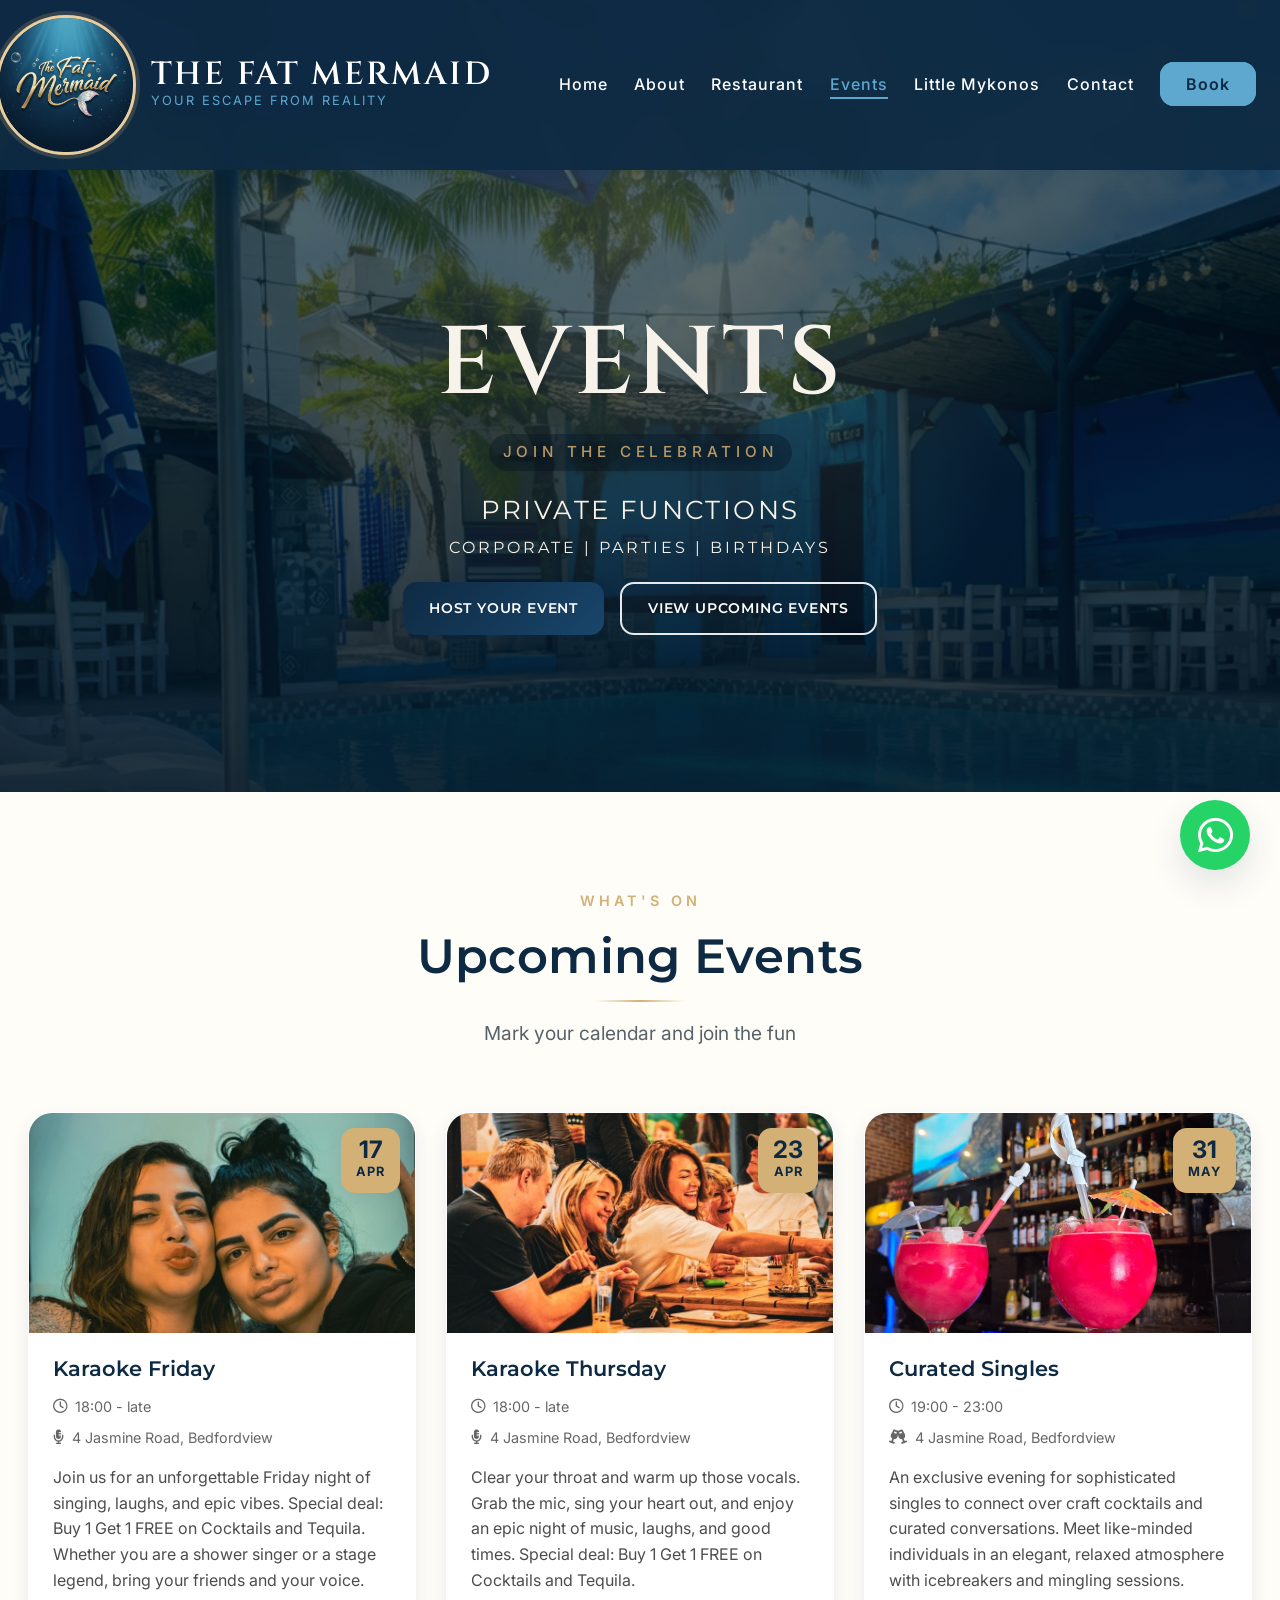
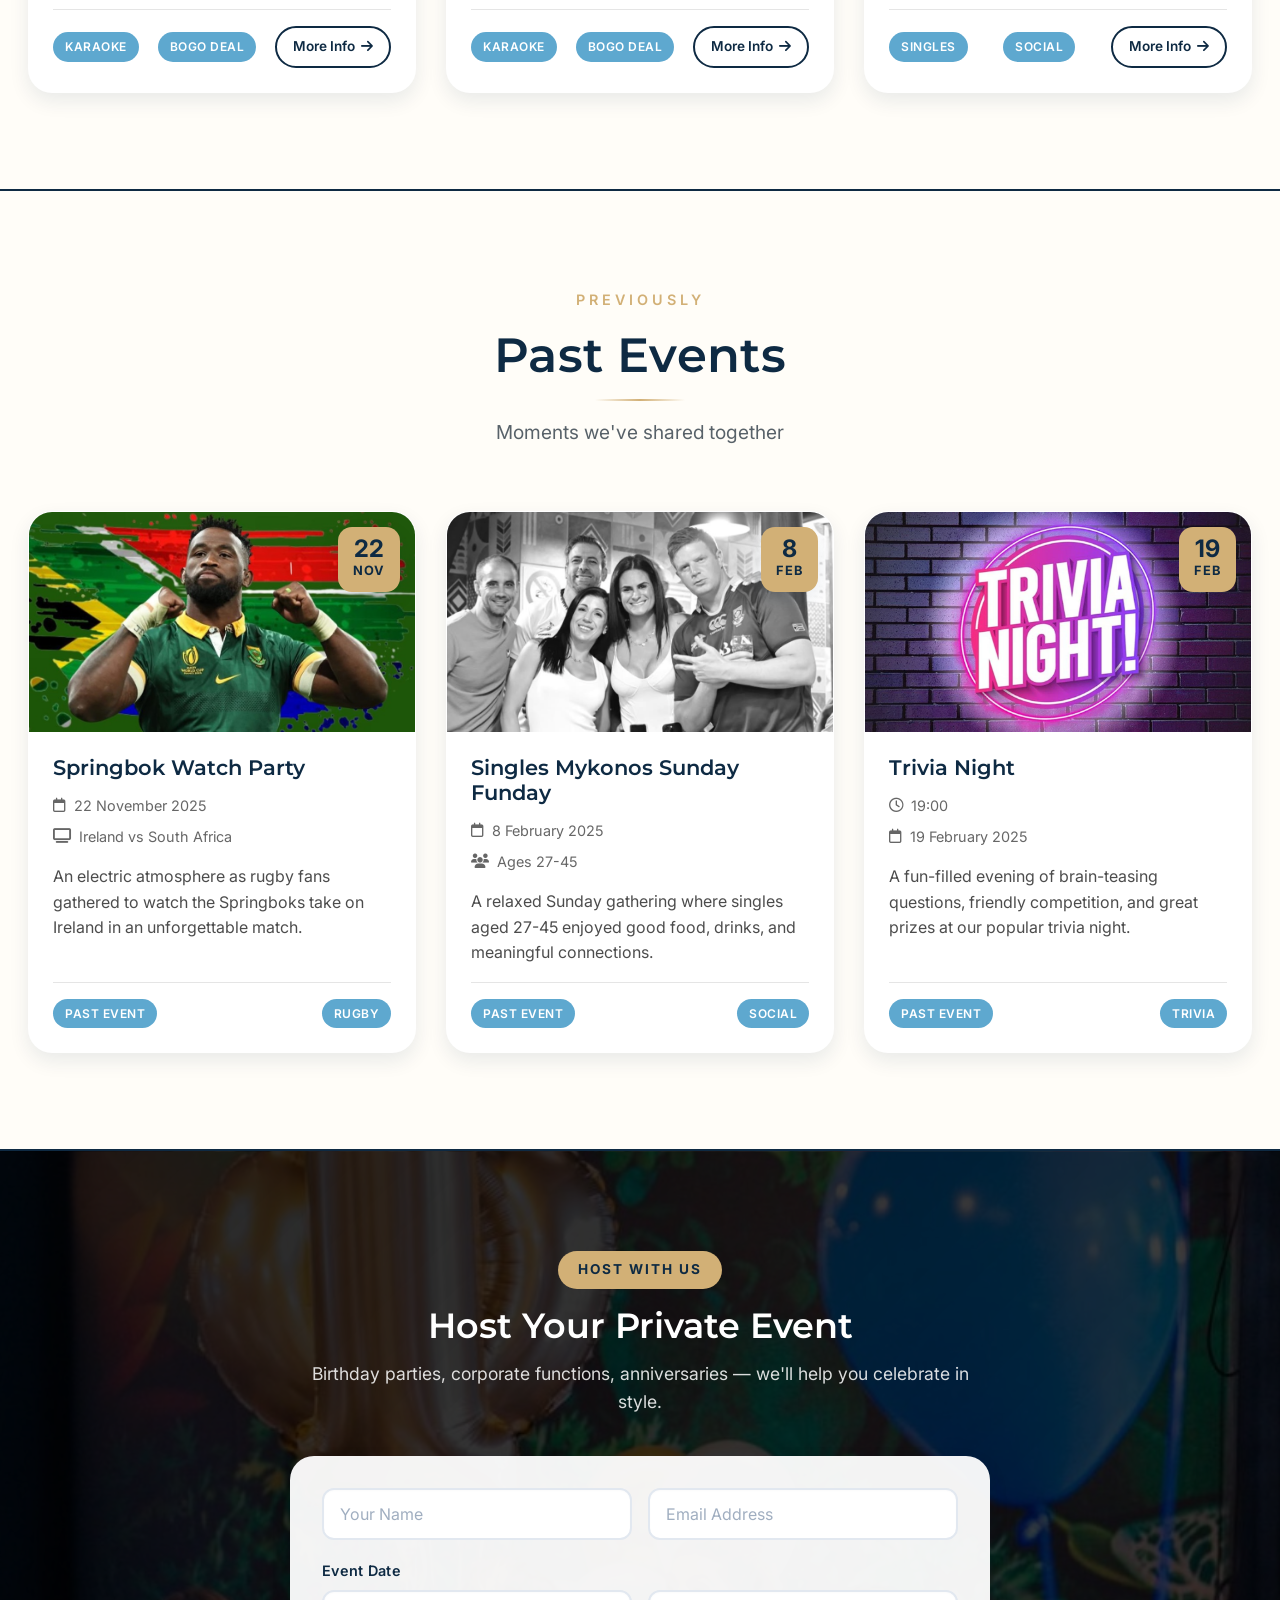
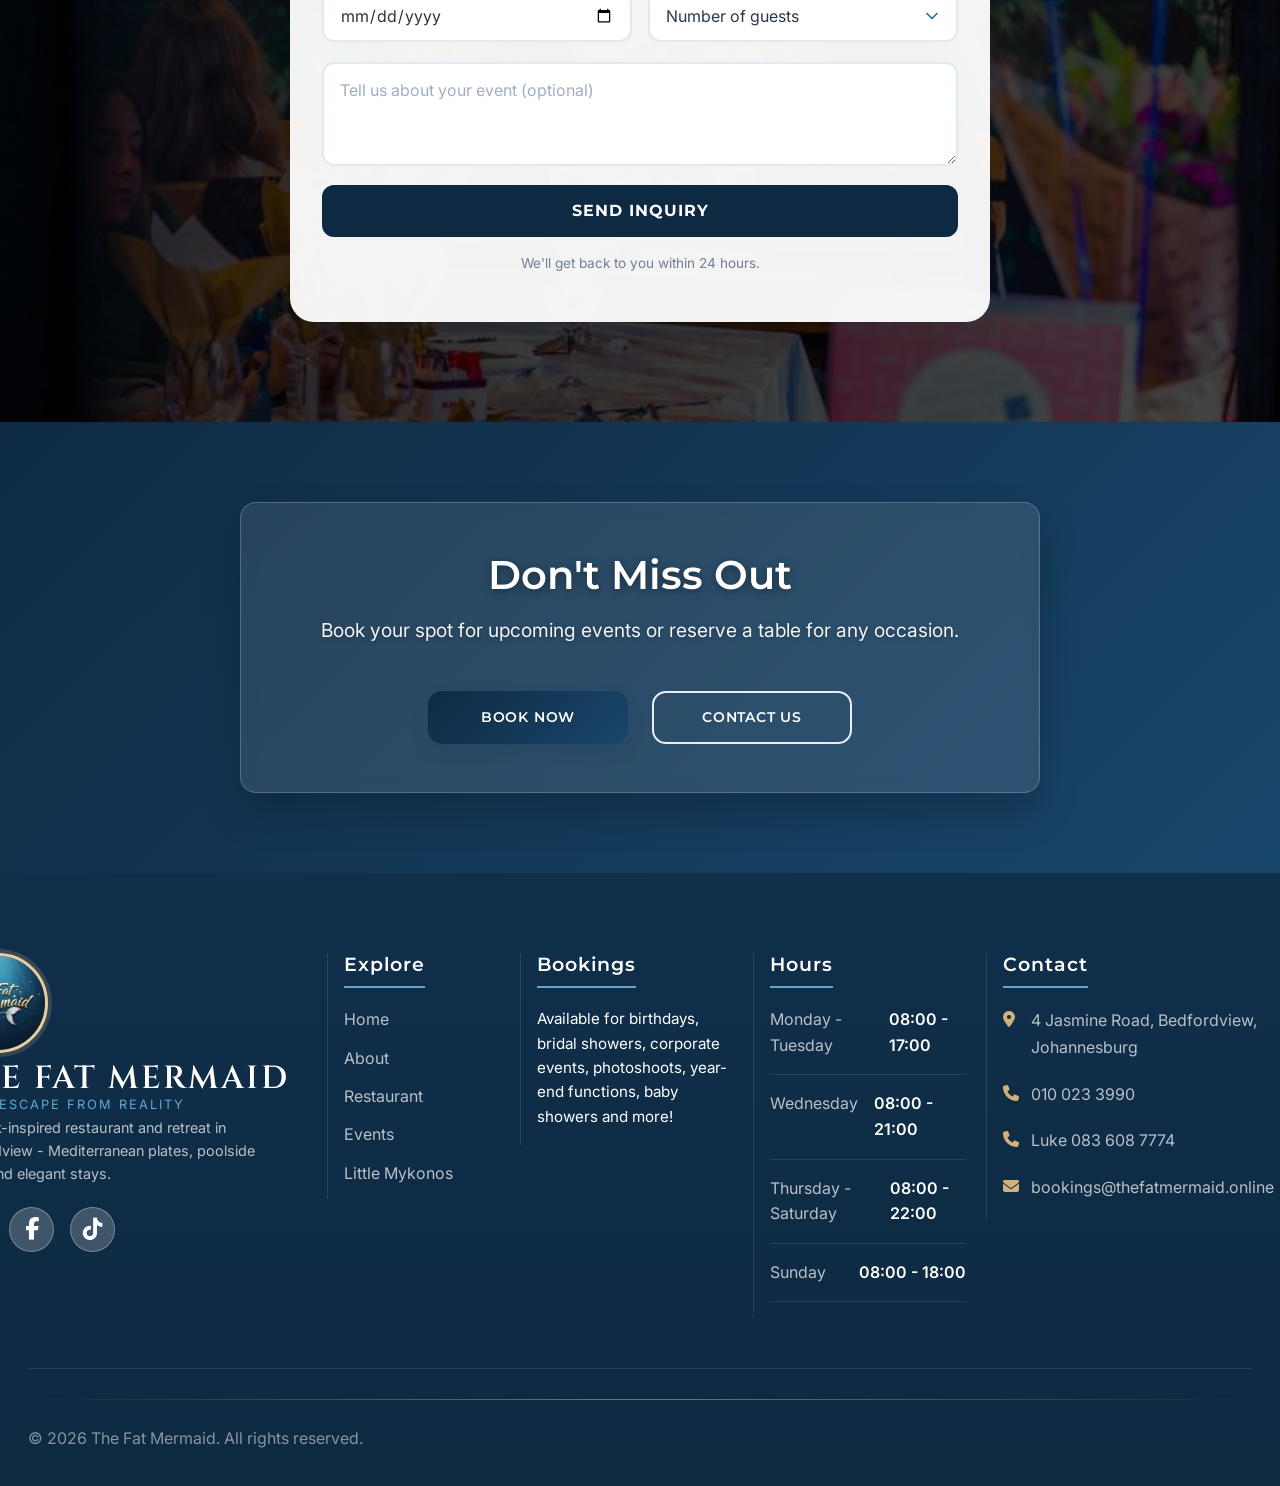
<file: HTML/events.html>
<!DOCTYPE html>
<html lang="en">
<head>
    <meta charset="UTF-8">
    <meta name="viewport" content="width=device-width, initial-scale=1.0, maximum-scale=1.0, user-scalable=no">
    <meta name="language" content="English">
    <meta name="revisit-after" content="7 days">
    <meta name="geo.region" content="ZA-GT">
    <meta name="geo.placename" content="Bedfordview">
    <meta name="geo.position" content="-26.1784;28.1307">
    <meta name="ICBM" content="-26.1784, 28.1307">
    
    <!-- SEO Meta Tags -->
    <title>Private Events & Functions Venue in Bedfordview, East Rand | The Fat Mermaid</title>
    <meta name="description" content="Host your private events, corporate functions, birthdays & celebrations at The Fat Mermaid in Bedfordview, East Rand. Best events venue near me in Johannesburg. Book your event today!">
    <meta name="keywords" content="events venue near me, private functions Bedfordview, corporate events East Rand, birthday party venue Johannesburg, event space near me, function venue Bedfordview, party venue East Rand, team building venue, celebration venue, The Fat Mermaid events">
    <meta name="author" content="The Fat Mermaid">
    <meta name="robots" content="index, follow">
    <link rel="canonical" href="https://thefatmermaid.co.za/HTML/events.html">
    <link rel="sitemap" type="application/xml" title="Sitemap" href="https://thefatmermaid.co.za/sitemap.xml">
    
    <!-- Open Graph / Facebook -->
    <meta property="og:type" content="website">
    <meta property="og:url" content="https://thefatmermaid.co.za/HTML/events.html">
    <meta property="og:title" content="Private Events & Functions Venue in Bedfordview | The Fat Mermaid">
    <meta property="og:description" content="Host your private events, corporate functions, birthdays & celebrations at The Fat Mermaid. Best events venue in Johannesburg.">
    <meta property="og:image" content="https://thefatmermaid.co.za/images/bokke.jpeg">
    <meta property="og:locale" content="en_ZA">
    <meta property="og:site_name" content="The Fat Mermaid">
    
    <!-- Twitter -->
    <meta property="twitter:card" content="summary_large_image">
    <meta property="twitter:url" content="https://thefatmermaid.co.za/HTML/events.html">
    <meta property="twitter:title" content="Private Events & Functions Venue in Bedfordview | The Fat Mermaid">
    <meta property="twitter:description" content="Host your private events, corporate functions, birthdays & celebrations at The Fat Mermaid.">
    <meta property="twitter:image" content="https://thefatmermaid.co.za/images/bokke.jpeg">
    
    <!-- Structured Data - Event Venue -->
    <script type="application/ld+json">
    {
        "@context": "https://schema.org",
        "@type": "EventVenue",
        "name": "The Fat Mermaid Events Venue",
        "image": "https://thefatmermaid.co.za/images/bokke.jpeg",
        "url": "https://thefatmermaid.co.za/HTML/events.html",
        "telephone": "+27114541225",
        "address": {
            "@type": "PostalAddress",
            "streetAddress": "4 Jasmine Street",
            "addressLocality": "Bedfordview",
            "addressRegion": "Gauteng",
            "addressCountry": "ZA"
        },
        "geo": {
            "@type": "GeoCoordinates",
            "latitude": -26.1784,
            "longitude": 28.1307
        },
        "event": [
            {
                "@type": "Event",
                "name": "Springbok Watch Party",
                "startDate": "2025-11-22",
                "eventAttendanceMode": "https://schema.org/OfflineEventAttendanceMode",
                "eventStatus": "https://schema.org/EventScheduled"
            },
            {
                "@type": "Event",
                "name": "Singles Mykonos Sunday Funday",
                "startDate": "2025-02-08",
                "eventAttendanceMode": "https://schema.org/OfflineEventAttendanceMode",
                "eventStatus": "https://schema.org/EventScheduled"
            },
            {
                "@type": "Event",
                "name": "Trivia Night",
                "startDate": "2025-02-19T19:00",
                "eventAttendanceMode": "https://schema.org/OfflineEventAttendanceMode",
                "eventStatus": "https://schema.org/EventScheduled"
            }
        ]
    }
    </script>
    
    <link rel="stylesheet" href="../CSS/index.css?v=13">
    
    <!-- EMERGENCY BUTTON STYLES - LOAD FIRST -->
    <style>
        /* iPhone iOS Emergency Blue Button Styles - NUCLEAR RESET */
        button#send-inquiry-btn {
            -webkit-appearance: none !important;
            appearance: none !important;
            -webkit-tap-highlight-color: transparent !important;
            min-height: 52px !important;
            height: 52px !important;
            padding: 14px 16px !important;
            box-sizing: border-box !important;
        }
        
        @media (max-width: 768px) {
            button#send-inquiry-btn {
                background: #0e2a43 !important;
                background-color: #0e2a43 !important;
                background-image: none !important;
                color: #ffffff !important;
                border: 2px solid #0e2a43 !important;
                -webkit-appearance: none !important;
                appearance: none !important;
            }
        }
        
        @supports (-webkit-touch-callout: none) {
            button#send-inquiry-btn {
                background: #0e2a43 !important;
                background-color: #0e2a43 !important;
                color: #ffffff !important;
                border: 2px solid #0e2a43 !important;
                -webkit-appearance: none !important;
                appearance: none !important;
            }
        }
    </style>
    <link rel="stylesheet" href="https://cdnjs.cloudflare.com/ajax/libs/font-awesome/6.4.0/css/all.min.css">
    <link href="https://fonts.googleapis.com/css2?family=Cinzel:wght@500;600;700&family=Montserrat:wght@400;500;600;700;800&family=Inter:wght@300;400;500;600&display=swap" rel="stylesheet">
</head>
<body>
    <!-- Header (fixed, deep blue background) -->
    <header class="header">
        <div class="container">
            <nav class="navbar">
                <a href="../index.html" class="logo">
                    <div class="logo-wrapper">
                        <div class="logo-image">
                            <img src="../images/mermaidlogo.avif" alt="The Fat Mermaid Logo" class="logo-img">
                        </div>
                        <div class="logo-text-container">
                            <span class="logo-main brand-name">THE FAT MERMAID</span>
                            <span class="logo-sub">Your Escape From Reality</span>
                        </div>
                    </div>
                </a>
                
                <div class="nav-right">
                    <ul class="nav-menu">
                        <li class="nav-item"><a href="../index.html" class="nav-link">Home</a></li>
                        <li class="nav-item"><a href="../index.html#about" class="nav-link">About</a></li>
                        <li class="nav-item"><a href="restaurant.html" class="nav-link">Restaurant</a></li>
                        <li class="nav-item"><a href="events.html" class="nav-link active">Events</a></li>
                        <li class="nav-item"><a href="little_mykonos.html" class="nav-link">Little Mykonos</a></li>
                        <li class="nav-item"><a href="../index.html#contact" class="nav-link">Contact</a></li>
                        <li class="nav-item"><a href="#booking" class="nav-link book-btn">Book</a></li>
                    </ul>
                    
                    <div class="hamburger">
                        <div class="hamburger-line"></div>
                        <div class="hamburger-line"></div>
                        <div class="hamburger-line"></div>
                    </div>
                </div>
            </nav>
        </div>
    </header>

    <!-- Hero Section -->
    <section class="hero">
        <div class="hero-bg">
            <div class="hero-slide active" style="background-image: linear-gradient(rgba(10,49,68,0.6), rgba(10,49,68,0.6)), url('../images/pool8.jpeg');"></div>
        </div>
        <div class="container">
            <div class="hero-content">
                <h1 class="hero-title hero-title-brand">EVENTS</h1>
                <p class="hero-tagline">JOIN THE CELEBRATION</p>
                <p class="hero-open">PRIVATE FUNCTIONS</p>
                <p class="hero-location">CORPORATE | PARTIES | BIRTHDAYS</p>
                <div class="hero-buttons">
                    <a href="#booking" class="btn btn-primary" style="background: linear-gradient(135deg, #0e2a43 0%, #19466b 100%) !important; color: #fff !important; border: none !important; padding: 13px 26px !important; border-radius: 14px !important; font-weight: 600 !important; text-transform: uppercase !important; letter-spacing: 0.8px !important; text-decoration: none !important; display: inline-flex !important; align-items: center !important; justify-content: center !important; gap: 10px !important; font-family: 'Montserrat', sans-serif !important; font-size: 0.9rem !important;">Host Your Event</a>
                    <a href="#upcoming-events" class="btn btn-outline" style="background-color: transparent !important; color: #fff !important; border: 2px solid rgba(255,255,255,0.9) !important; padding: 13px 26px !important; border-radius: 14px !important; font-weight: 600 !important; text-transform: uppercase !important; letter-spacing: 0.8px !important; text-decoration: none !important; display: inline-flex !important; align-items: center !important; justify-content: center !important; gap: 10px !important; font-family: 'Montserrat', sans-serif !important; font-size: 0.9rem !important;">View Upcoming Events</a>
                </div>
            </div>
        </div>
    </section>

    <!-- Upcoming Events Section (id for scrolling) -->
    <section id="upcoming-events" class="events-section">
        <div class="container">
            <div class="section-header">
                <div class="section-label">WHAT'S ON</div>
                <h2 class="section-title">Upcoming Events</h2>
                <p class="section-subtitle">Mark your calendar and join the fun</p>
            </div>

            <div class="events-grid">
                <!-- Event 1: Karaoke Friday -->
                <div class="event-card">
                    <div class="event-image">
                        <img src="../images/girl.jpg" alt="Karaoke Friday" class="event-img">
                        <div class="event-date-badge">
                            <span class="event-day">17</span>
                            <span class="event-month">APR</span>
                        </div>
                    </div>
                    <div class="event-content">
                        <h3>Karaoke Friday</h3>
                        <div class="event-meta">
                            <span><i class="far fa-clock"></i> 18:00 - late</span>
                            <span><i class="fas fa-microphone-alt"></i> 4 Jasmine Road, Bedfordview</span>
                        </div>
                        <p class="event-description">Join us for an unforgettable Friday night of singing, laughs, and epic vibes. Special deal: Buy 1 Get 1 FREE on Cocktails and Tequila. Whether you are a shower singer or a stage legend, bring your friends and your voice.</p>
                        <div class="event-footer">
                            <span class="event-tag">Karaoke</span>
                            <span class="event-tag">BOGO Deal</span>
                            <a href="https://www.instagram.com/p/DXHK7IzjEy9/" target="_blank" class="btn-event" style="background: transparent !important; color: #0e2a43 !important; border: 2px solid #0e2a43 !important; padding: 8px 16px !important; border-radius: 50px !important; font-size: 0.85rem !important; font-weight: 600 !important; text-decoration: none !important; display: inline-flex !important; align-items: center !important; gap: 6px !important;">More Info <i class="fas fa-arrow-right"></i></a>
                        </div>
                    </div>
                </div>

                <!-- Event 2: Karaoke Thursday -->
                <div class="event-card">
                    <div class="event-image">
                        <img src="../images/joy.jpg" alt="Karaoke Thursday" class="event-img">
                        <div class="event-date-badge">
                            <span class="event-day">23</span>
                            <span class="event-month">APR</span>
                        </div>
                    </div>
                    <div class="event-content">
                        <h3>Karaoke Thursday</h3>
                        <div class="event-meta">
                            <span><i class="far fa-clock"></i> 18:00 - late</span>
                            <span><i class="fas fa-microphone-alt"></i> 4 Jasmine Road, Bedfordview</span>
                        </div>
                        <p class="event-description">Clear your throat and warm up those vocals. Grab the mic, sing your heart out, and enjoy an epic night of music, laughs, and good times. Special deal: Buy 1 Get 1 FREE on Cocktails and Tequila.</p>
                        <div class="event-footer">
                            <span class="event-tag">Karaoke</span>
                            <span class="event-tag">BOGO Deal</span>
                            <a href="https://www.instagram.com/p/DXWYjz3jAbG/" target="_blank" class="btn-event" style="background: transparent !important; color: #0e2a43 !important; border: 2px solid #0e2a43 !important; padding: 8px 16px !important; border-radius: 50px !important; font-size: 0.85rem !important; font-weight: 600 !important; text-decoration: none !important; display: inline-flex !important; align-items: center !important; gap: 6px !important;">More Info <i class="fas fa-arrow-right"></i></a>
                        </div>
                    </div>
                </div>

                <!-- Event 3: Curated Singles -->
                <div class="event-card">
                    <div class="event-image">
                        <img src="../images/cocktails.jpg" alt="Curated Singles" class="event-img">
                        <div class="event-date-badge">
                            <span class="event-day">31</span>
                            <span class="event-month">MAY</span>
                        </div>
                    </div>
                    <div class="event-content">
                        <h3>Curated Singles</h3>
                        <div class="event-meta">
                            <span><i class="far fa-clock"></i> 19:00 - 23:00</span>
                            <span><i class="fas fa-glass-cheers"></i> 4 Jasmine Road, Bedfordview</span>
                        </div>
                        <p class="event-description">An exclusive evening for sophisticated singles to connect over craft cocktails and curated conversations. Meet like-minded individuals in an elegant, relaxed atmosphere with icebreakers and mingling sessions.</p>
                        <div class="event-footer">
                            <span class="event-tag">Singles</span>
                            <span class="event-tag">Social</span>
                            <a href="#" class="btn-event" style="background: transparent !important; color: #0e2a43 !important; border: 2px solid #0e2a43 !important; padding: 8px 16px !important; border-radius: 50px !important; font-size: 0.85rem !important; font-weight: 600 !important; text-decoration: none !important; display: inline-flex !important; align-items: center !important; gap: 6px !important;">More Info <i class="fas fa-arrow-right"></i></a>
                        </div>
                    </div>
                </div>
            </div>
        </div>
    </section>

    <!-- Past Events Section -->
    <section id="past-events" class="events-section">
        <div class="container">
            <div class="section-header">
                <div class="section-label">PREVIOUSLY</div>
                <h2 class="section-title">Past Events</h2>
                <p class="section-subtitle">Moments we've shared together</p>
            </div>

            <div class="events-grid">
                <!-- Past Event 1: Springbok Watch Party -->
                <div class="event-card">
                    <div class="event-image">
                        <img src="../images/bokke.jpeg" alt="Springbok Watch Party" class="event-img">
                        <div class="event-date-badge past">
                            <span class="event-day">22</span>
                            <span class="event-month">NOV</span>
                        </div>
                    </div>
                    <div class="event-content">
                        <h3>Springbok Watch Party</h3>
                        <div class="event-meta">
                            <span><i class="far fa-calendar"></i> 22 November 2025</span>
                            <span><i class="fas fa-tv"></i> Ireland vs South Africa</span>
                        </div>
                        <p class="event-description">An electric atmosphere as rugby fans gathered to watch the Springboks take on Ireland in an unforgettable match.</p>
                        <div class="event-footer">
                            <span class="event-tag past">Past Event</span>
                            <span class="event-tag">Rugby</span>
                        </div>
                    </div>
                </div>

                <!-- Past Event 2: Singles Mykonos Sunday Funday -->
                <div class="event-card">
                    <div class="event-image">
                        <img src="../images/singles.png" alt="Singles Mykonos Sunday Funday" class="event-img">
                        <div class="event-date-badge past">
                            <span class="event-day">8</span>
                            <span class="event-month">FEB</span>
                        </div>
                    </div>
                    <div class="event-content">
                        <h3>Singles Mykonos Sunday Funday</h3>
                        <div class="event-meta">
                            <span><i class="far fa-calendar"></i> 8 February 2025</span>
                            <span><i class="fas fa-users"></i> Ages 27-45</span>
                        </div>
                        <p class="event-description">A relaxed Sunday gathering where singles aged 27-45 enjoyed good food, drinks, and meaningful connections.</p>
                        <div class="event-footer">
                            <span class="event-tag past">Past Event</span>
                            <span class="event-tag">Social</span>
                        </div>
                    </div>
                </div>

                <!-- Past Event 3: Trivia Night -->
                <div class="event-card">
                    <div class="event-image">
                        <img src="../images/trivia.webp" alt="Trivia Night" class="event-img">
                        <div class="event-date-badge past">
                            <span class="event-day">19</span>
                            <span class="event-month">FEB</span>
                        </div>
                    </div>
                    <div class="event-content">
                        <h3>Trivia Night</h3>
                        <div class="event-meta">
                            <span><i class="far fa-clock"></i> 19:00</span>
                            <span><i class="far fa-calendar"></i> 19 February 2025</span>
                        </div>
                        <p class="event-description">A fun-filled evening of brain-teasing questions, friendly competition, and great prizes at our popular trivia night.</p>
                        <div class="event-footer">
                            <span class="event-tag past">Past Event</span>
                            <span class="event-tag">Trivia</span>
                        </div>
                    </div>
                </div>
            </div>
        </div>
    </section>

    <!-- Booking Section (Host Your Private Event) -->
    <section id="booking" class="booking-section">
        <div class="booking-bg" style="background-image: linear-gradient(135deg, rgba(0,0,0,0.85) 0%, rgba(0,0,0,0.7) 100%), url('../images/events.jpg');"></div>
        <div class="container">
            <div class="booking-wrapper">
                <div class="booking-header">
                    <span class="booking-tagline">HOST WITH US</span>
                    <h2 class="booking-title">Host Your Private Event</h2>
                    <p class="booking-description">Birthday parties, corporate functions, anniversaries — we'll help you celebrate in style.</p>
                </div>
                
                <!-- Simple inquiry form -->
                <div class="booking-form">
                    <form action="https://api.formizee.com/v1/f/enp_UM1mbH1N99Y5zv3z3mtTmG1xsEp" method="POST">
                        <div class="form-row">
                            <div class="form-group">
                                <input type="text" name="name" placeholder="Your Name" required>
                            </div>
                            <div class="form-group">
                                <input type="email" name="email" placeholder="Email Address" required>
                            </div>
                        </div>
                        <div class="form-row">
                            <div class="form-group">
                                <label class="form-label">Event Date </label>
                                <input type="date" name="event_date" placeholder="Event Date" required>
                            </div>
                            <div class="form-group">
                                <select name="guests" required>
                                    <option value="" disabled selected>Number of guests</option>
                                    <option value="1-20">1-20</option>
                                    <option value="21-40">21-40</option>
                                    <option value="41-60">41-60</option>
                                    <option value="61-80">61-80</option>
                                </select>
                            </div>
                        </div>
                        <div class="form-row">
                            <div class="form-group">
                                <textarea name="message" placeholder="Tell us about your event (optional)" rows="3"></textarea>
                            </div>
                        </div>
                        <button type="submit" id="send-inquiry-btn" class="btn btn-primary btn-block" style="background: linear-gradient(135deg, #0e2a43 0%, #19466b 100%) !important; color: #fff !important; border: none !important; min-height: 52px !important; height: 52px !important; padding: 14px 16px !important; box-sizing: border-box !important;">Send Inquiry</button>
                    </form>
                    <p class="form-note">We'll get back to you within 24 hours.</p>
                </div>
            </div>
        </div>
    </section>

    <!-- CTA Section -->
    <section class="cta-section">
        <div class="container">
            <h2 class="cta-title">Don't Miss Out</h2>
            <p class="cta-text">Book your spot for upcoming events or reserve a table for any occasion.</p>
            <div class="cta-buttons">
                <a href="#booking" class="btn btn-primary" style="background: linear-gradient(135deg, #0e2a43 0%, #19466b 100%) !important; color: #fff !important; border: none !important; padding: 13px 26px !important; border-radius: 14px !important; font-weight: 600 !important; text-transform: uppercase !important; letter-spacing: 0.8px !important; text-decoration: none !important; display: inline-flex !important; align-items: center !important; justify-content: center !important; gap: 10px !important; font-family: 'Montserrat', sans-serif !important; font-size: 0.9rem !important;">Book Now</a>
                <a href="#booking" class="btn btn-outline" style="background-color: transparent !important; color: #fff !important; border: 2px solid rgba(255,255,255,0.9) !important; padding: 13px 26px !important; border-radius: 14px !important; font-weight: 600 !important; text-transform: uppercase !important; letter-spacing: 0.8px !important; text-decoration: none !important; display: inline-flex !important; align-items: center !important; justify-content: center !important; gap: 10px !important; font-family: 'Montserrat', sans-serif !important; font-size: 0.9rem !important;">Contact Us</a>
            </div>
        </div>
    </section>

    <!-- Footer -->
    <footer class="footer">
        <div class="container">
            <div class="footer-main">
                <div class="footer-col">
                    <div class="footer-logo">
                        <div class="logo-wrapper">
                            <div class="logo-image">
                                <img src="../images/mermaidlogo.avif" alt="The Fat Mermaid Logo" class="logo-img">
                            </div>
                            <div class="logo-text-container">
                                <span class="logo-main brand-name">THE FAT MERMAID</span>
                                <span class="logo-sub">Your Escape From Reality</span>
                            </div>
                        </div>
                    </div>
                    <p class="footer-description">
                        A Greek-inspired restaurant and retreat in Bedfordview - Mediterranean plates, poolside ease, and elegant stays.
                    </p>
                    <div class="social-links">
                        <a href="https://www.instagram.com/the_fat_mermaid_bedfordview/?hl=en" target="_blank" rel="noopener noreferrer" class="social-link"><i class="fab fa-instagram"></i></a>
                        <a href="https://www.facebook.com/TheFatmermaid1" target="_blank" rel="noopener noreferrer" class="social-link"><i class="fab fa-facebook-f"></i></a>
                        <a href="#" class="social-link"><i class="fab fa-tiktok"></i></a>
                    </div>
                </div>
                
                <div class="footer-col">
                    <h3 class="footer-title">Explore</h3>
                    <ul class="footer-links">
                        <li><a href="../index.html">Home</a></li>
                        <li><a href="../index.html#about">About</a></li>
                        <li><a href="restaurant.html">Restaurant</a></li>
                        <li><a href="events.html">Events</a></li>
                        <li><a href="little_mykonos.html">Little Mykonos</a></li>
                    </ul>
                </div>
                
                <div class="footer-col">
                    <h3 class="footer-title">Bookings</h3>
                    <p style="color: #ffffff; font-size: 0.95rem; line-height: 1.6; font-family: 'Inter', sans-serif;">Available for birthdays, bridal showers, corporate events, photoshoots, year-end functions, baby showers and more!</p>
                </div>
                
                <div class="footer-col">
                    <h3 class="footer-title">Hours</h3>
                    <ul class="footer-hours">
                        <li><span>Monday - Tuesday</span><span>08:00 - 17:00</span></li>
                        <li><span>Wednesday</span><span>08:00 - 21:00</span></li>
                        <li><span>Thursday - Saturday</span><span>08:00 - 22:00</span></li>
                        <li><span>Sunday</span><span>08:00 - 18:00</span></li>
                    </ul>
                </div>
                
                <div class="footer-col">
                    <h3 class="footer-title">Contact</h3>
                    <div class="contact-info">
                        <div class="contact-item"><i class="fas fa-map-marker-alt"></i> 4 Jasmine Road, Bedfordview, Johannesburg</div>
                        <div class="contact-item"><i class="fas fa-phone"></i> <a href="tel:+27100233990">010 023 3990</a></div>
                        <div class="contact-item"><i class="fas fa-phone"></i> <a href="tel:+27836087774">Luke 083 608 7774</a></div>
                        <div class="contact-item"><i class="fas fa-envelope"></i> <a href="mailto:bookings@thefatmermaid.online">bookings@thefatmermaid.online</a></div>
                    </div>
                </div>
            </div>
            
            <div class="footer-bottom">
                <p>&copy; 2026 The Fat Mermaid. All rights reserved.</p>
            </div>
        </div>
    </footer>

    <!-- WhatsApp button (fixed bottom right) -->
    <a href="https://wa.me/27836087774" class="whatsapp-btn" target="_blank" rel="noopener noreferrer">
        <i class="fab fa-whatsapp"></i>
    </a>

    <!-- Mobile menu toggle script -->
    <script>
        const hamburger = document.querySelector('.hamburger');
        const navMenu = document.querySelector('.nav-menu');
        if (hamburger) {
            hamburger.addEventListener('click', () => {
                hamburger.classList.toggle('active');
                navMenu.classList.toggle('active');
            });
        }
        document.querySelectorAll('.nav-link').forEach(link => {
            link.addEventListener('click', () => {
                hamburger.classList.remove('active');
                navMenu.classList.remove('active');
            });
        });
        
        // FORCE BUTTON BLUE ON MOBILE
        function forceButtonBlue() {
            const btn = document.getElementById('send-inquiry-btn');
            if (btn) {
                btn.className = '';
                btn.style.cssText = 'background: #0e2a43 !important; background-color: #0e2a43 !important; background-image: none !important; color: #ffffff !important; border: 2px solid #0e2a43 !important; display: block !important; width: 100% !important; min-height: 52px !important; height: 52px !important; border-radius: 12px !important; font-family: Montserrat, sans-serif !important; font-size: 16px !important; font-weight: 700 !important; text-transform: uppercase !important; letter-spacing: 1px !important; text-align: center !important; padding: 14px 16px !important; margin-top: 16px !important; -webkit-appearance: none !important; appearance: none !important; box-sizing: border-box !important;';
                btn.style.webkitAppearance = 'none';
            }
        }
        forceButtonBlue();
        if (document.readyState === 'loading') {
            document.addEventListener('DOMContentLoaded', forceButtonBlue);
        }
        [0, 100, 300, 500, 1000, 2000, 3000, 5000].forEach(delay => {
            setTimeout(forceButtonBlue, delay);
        });
        window.addEventListener('load', forceButtonBlue);
        window.addEventListener('scroll', forceButtonBlue, { passive: true });
        document.addEventListener('touchstart', forceButtonBlue, { passive: true });
    </script>
</body>
</html>
</file>
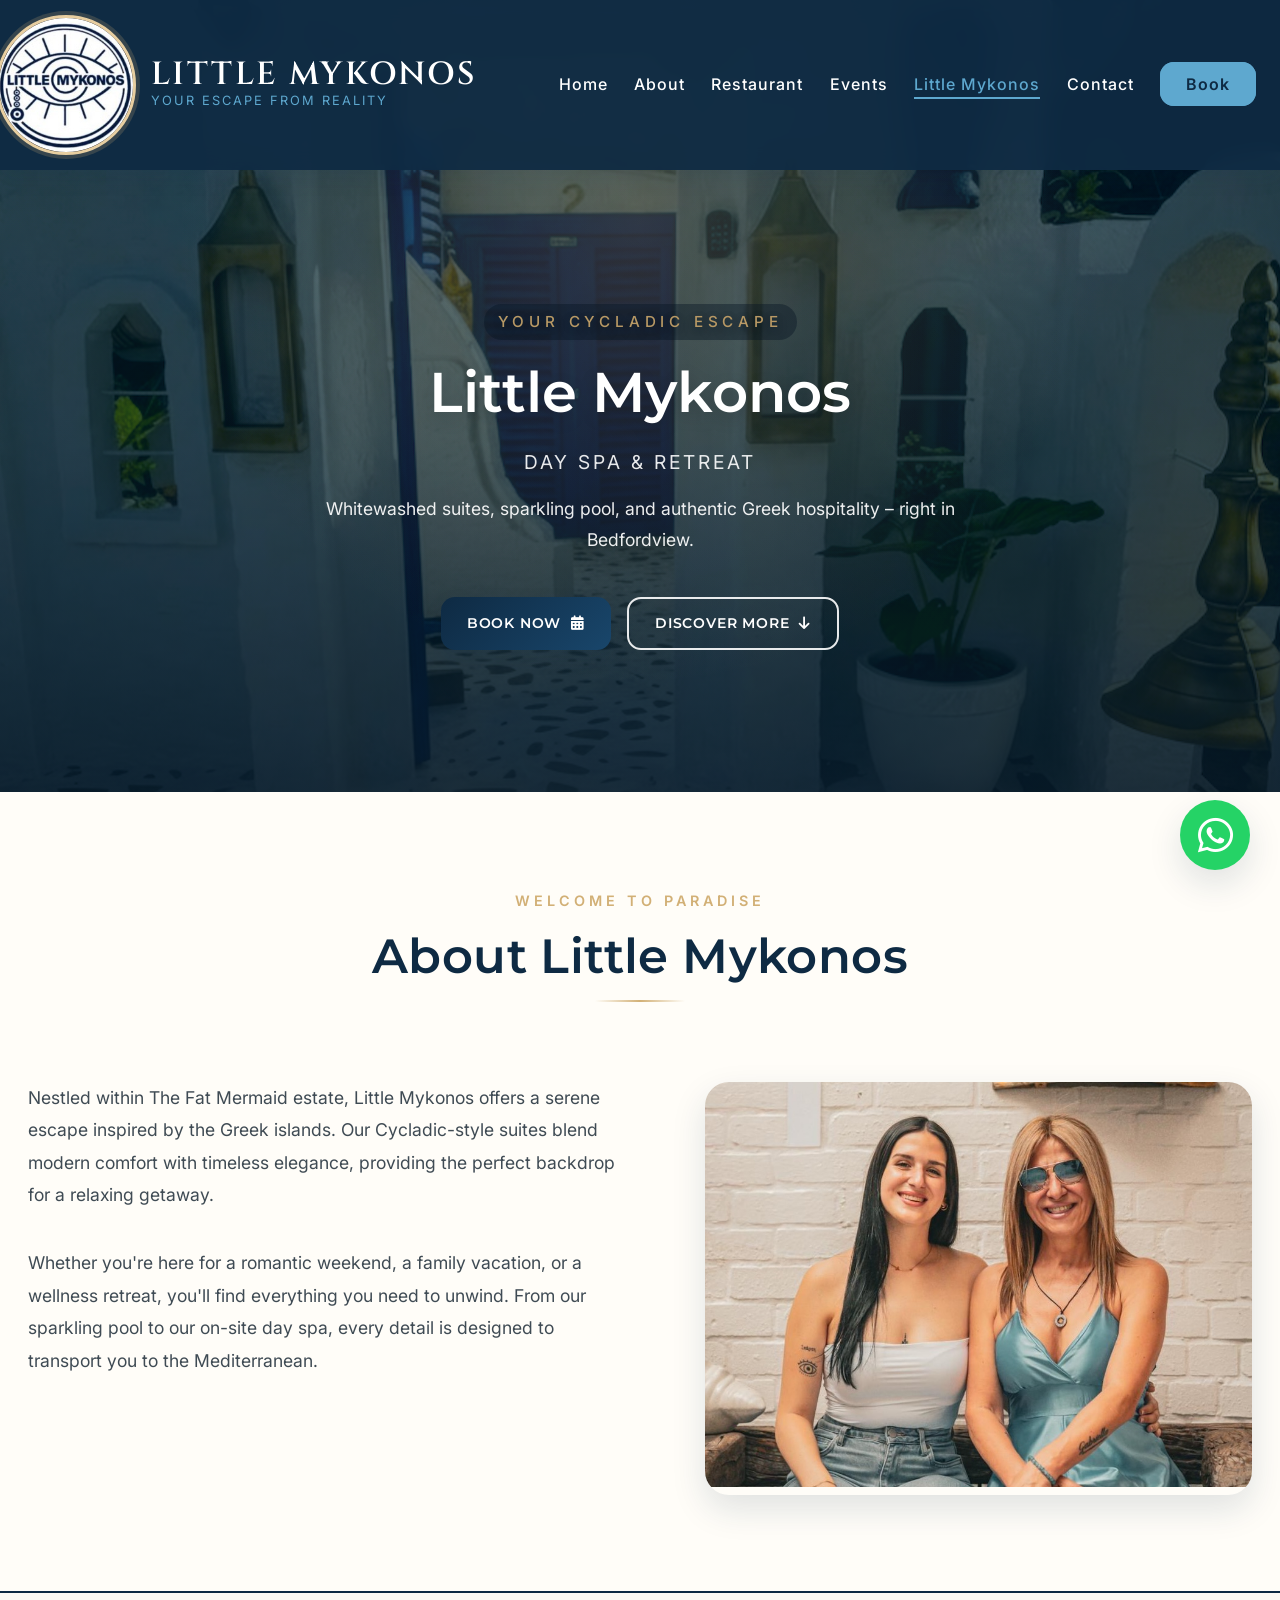
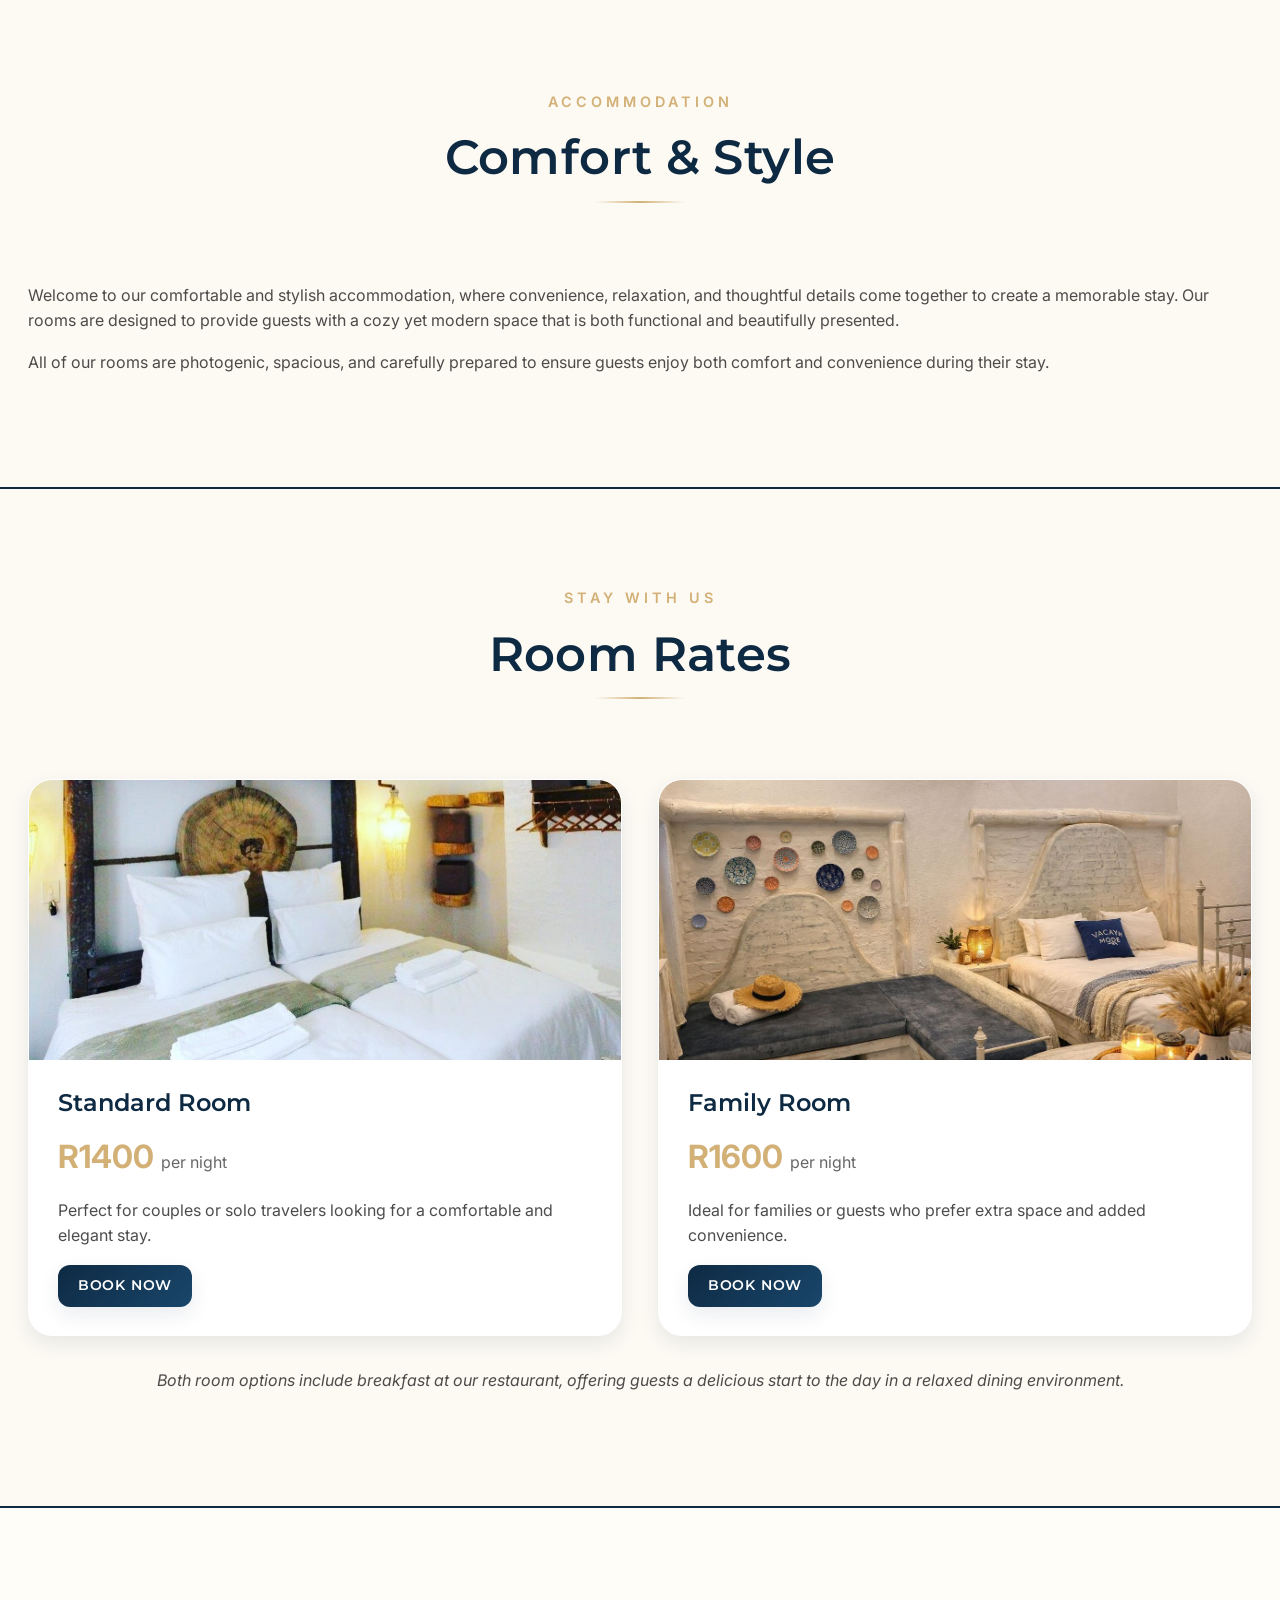
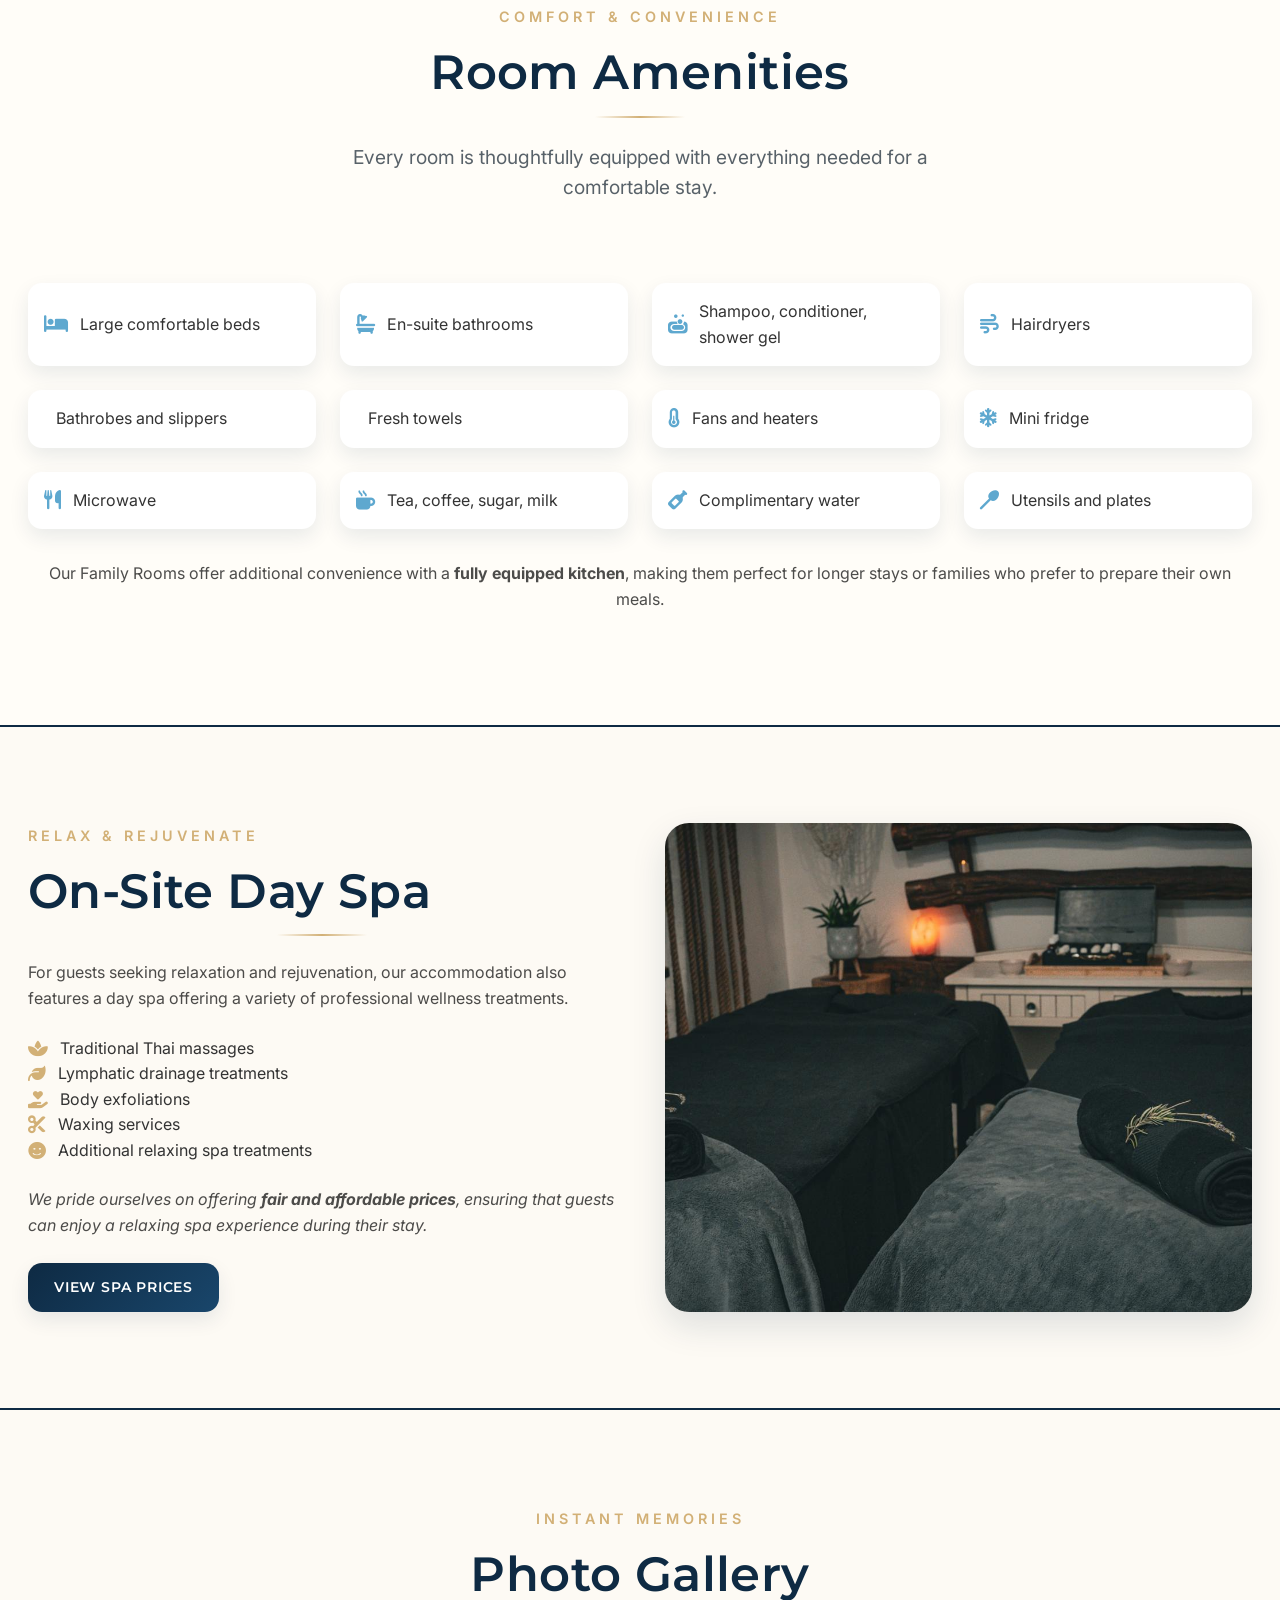
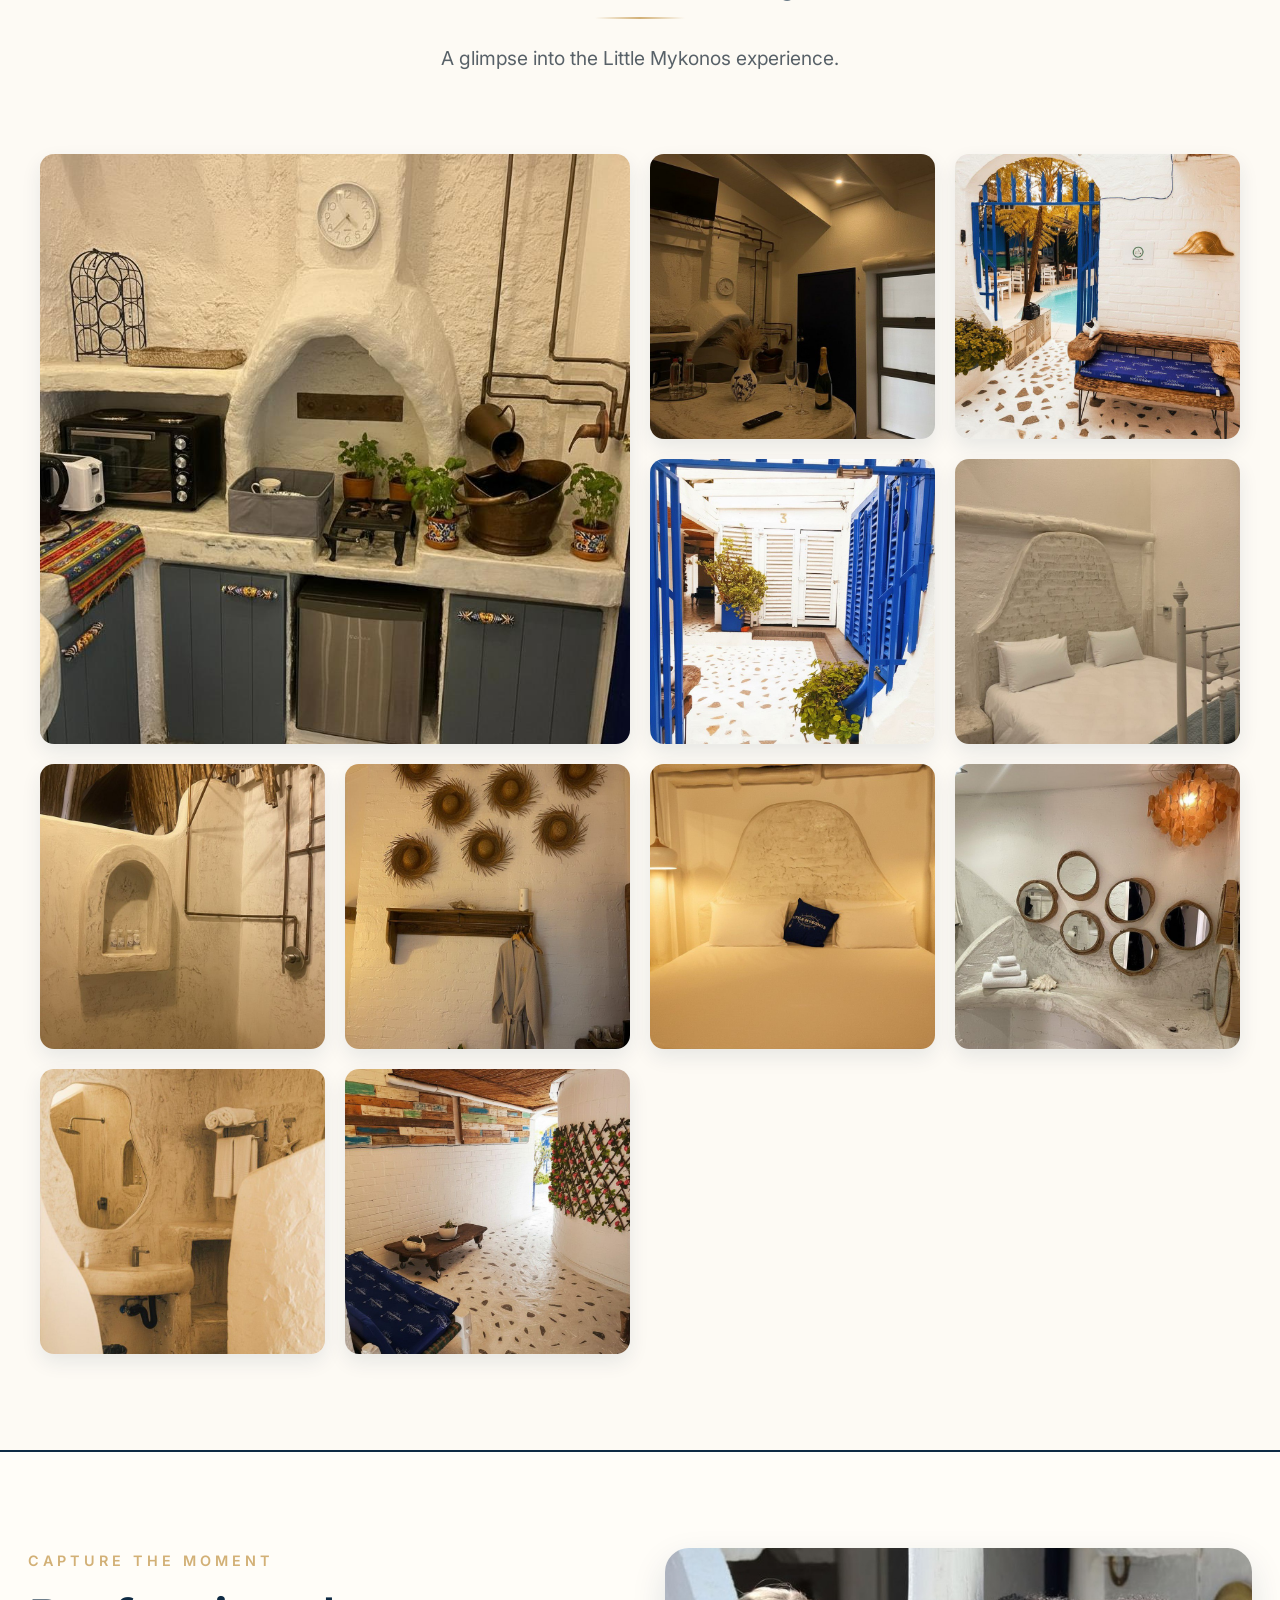
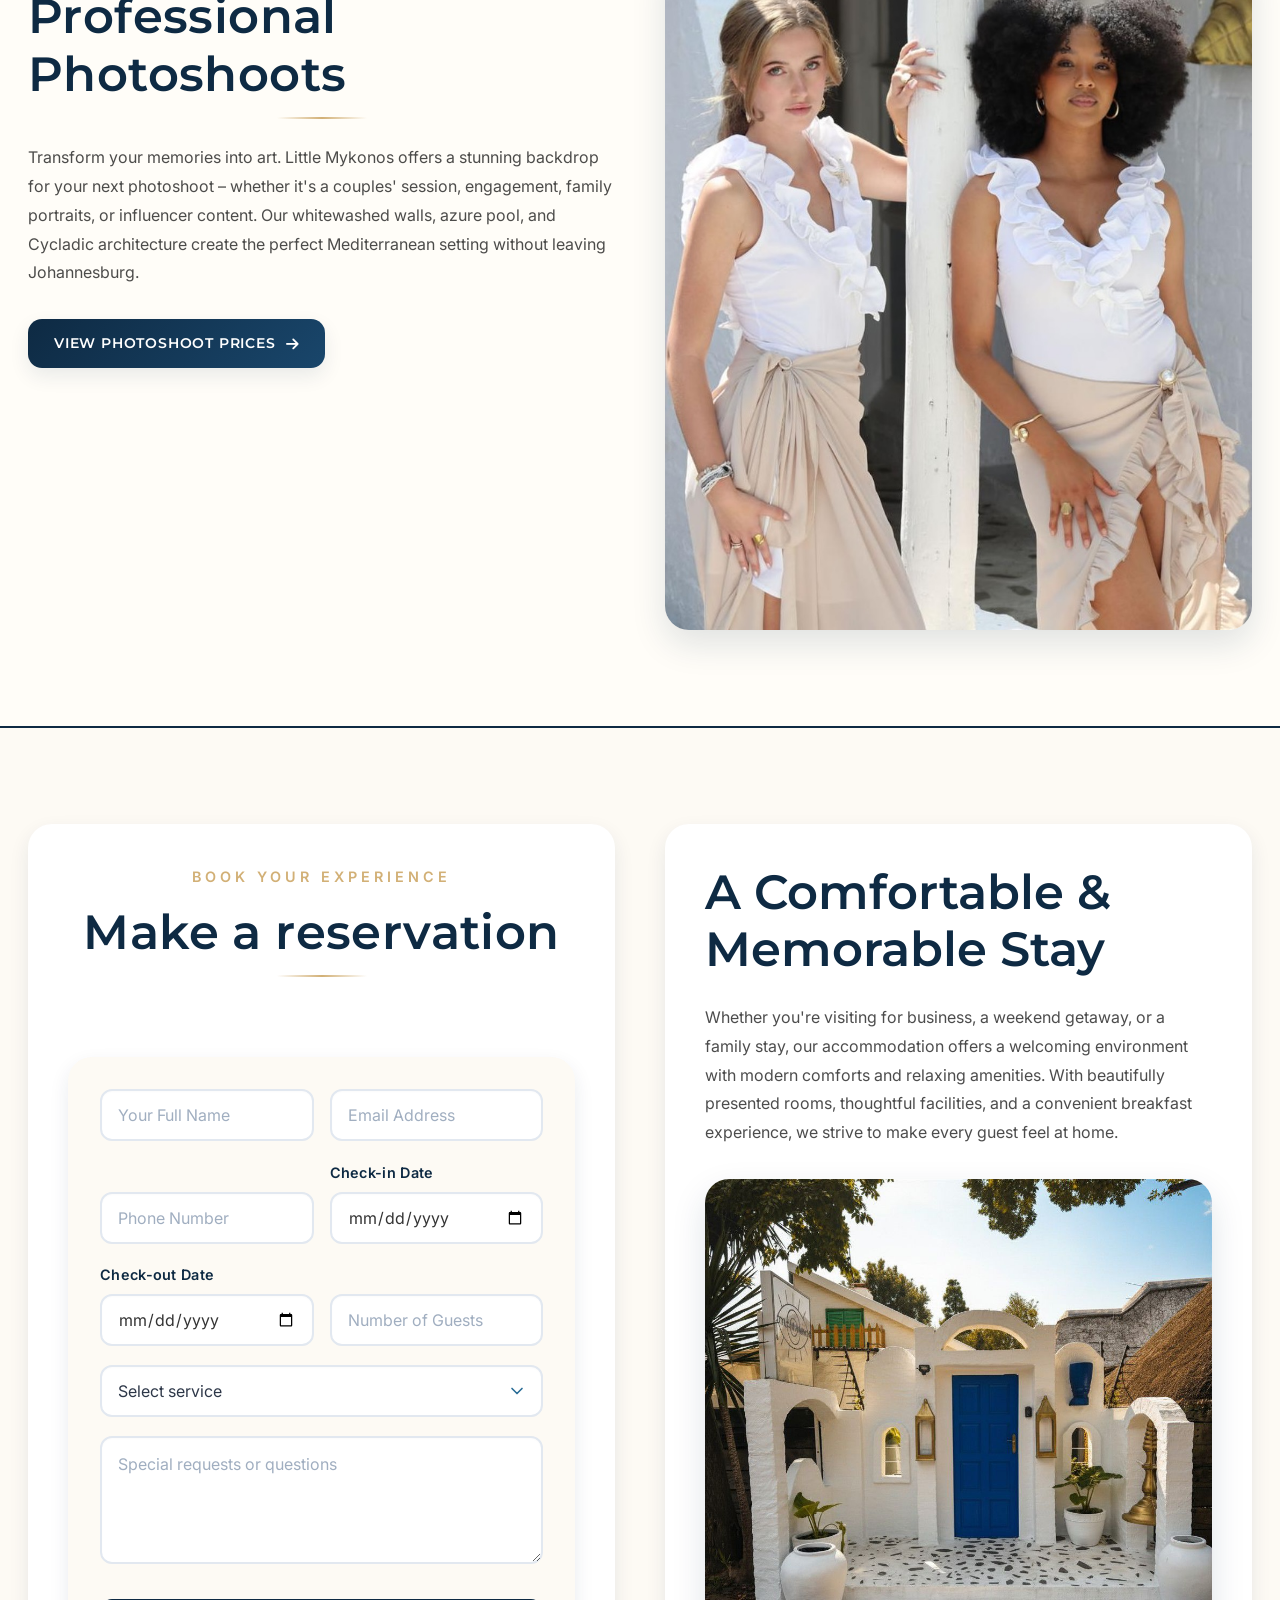
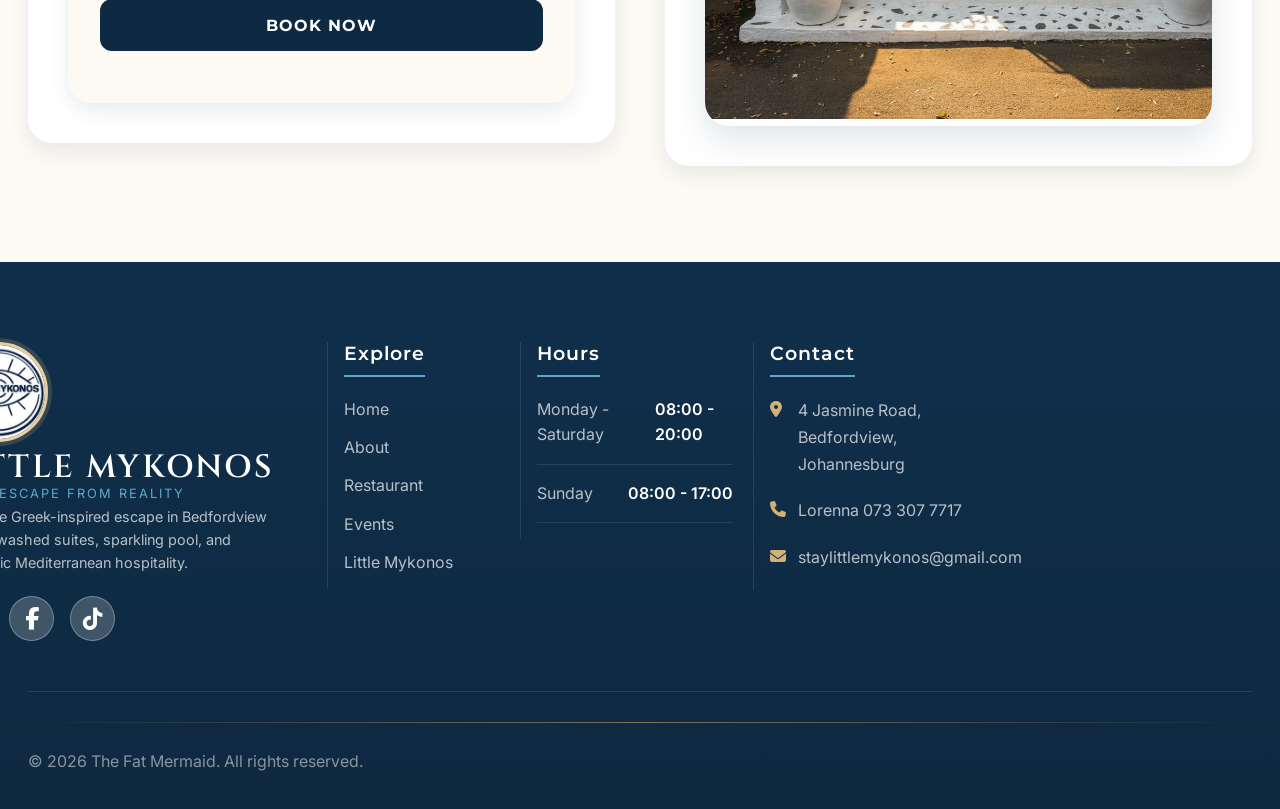
<file: HTML/little_mykonos.html>
<!DOCTYPE html>
<html lang="en">
<head>
    <meta charset="UTF-8">
    <meta name="viewport" content="width=device-width, initial-scale=1.0, maximum-scale=1.0, user-scalable=no">
    <meta name="language" content="English">
    <meta name="revisit-after" content="7 days">
    <meta name="geo.region" content="ZA-GT">
    <meta name="geo.placename" content="Bedfordview">
    <meta name="geo.position" content="-26.1784;28.1307">
    <meta name="ICBM" content="-26.1784, 28.1307">
    
    <!-- SEO Meta Tags -->
    <title>Airbnb Bedfordview | Luxury Suites & Spa in East Rand | Little Mykonos</title>
    <meta name="description" content="Best Airbnb in Bedfordview, East Rand. Luxury suites, spa & accommodation near me in Johannesburg. Book your stay at Little Mykonos today!">
    <meta name="keywords" content="airbnb near me, airbnb Bedfordview, accommodation East Rand, luxury suites Johannesburg, spa hotel near me, guest house Bedfordview, bed and breakfast East Rand, boutique hotel Johannesburg, overnight stay Bedfordview, Little Mykonos suites">
    <meta name="author" content="Little Mykonos at The Fat Mermaid">
    <meta name="robots" content="index, follow">
    <link rel="canonical" href="https://thefatmermaid.co.za/HTML/little_mykonos.html">
    <link rel="sitemap" type="application/xml" title="Sitemap" href="https://thefatmermaid.co.za/sitemap.xml">
    
    <!-- Open Graph / Facebook -->
    <meta property="og:type" content="website">
    <meta property="og:url" content="https://thefatmermaid.co.za/HTML/little_mykonos.html">
    <meta property="og:title" content="Airbnb Bedfordview | Luxury Suites & Spa | Little Mykonos">
    <meta property="og:description" content="Best Airbnb alternative in Bedfordview. Luxury suites, spa & accommodation in East Rand. Book your stay today!">
    <meta property="og:image" content="https://thefatmermaid.co.za/images/standard-room.jpg">
    <meta property="og:locale" content="en_ZA">
    <meta property="og:site_name" content="Little Mykonos at The Fat Mermaid">
    
    <!-- Twitter -->
    <meta property="twitter:card" content="summary_large_image">
    <meta property="twitter:url" content="https://thefatmermaid.co.za/HTML/little_mykonos.html">
    <meta property="twitter:title" content="Airbnb Bedfordview | Luxury Suites & Spa | Little Mykonos">
    <meta property="twitter:description" content="Best Airbnb alternative in Bedfordview. Luxury suites, spa & accommodation in East Rand.">
    <meta property="twitter:image" content="https://thefatmermaid.co.za/images/standard-room.jpg">
    
    <!-- Structured Data - Lodging Business -->
    <script type="application/ld+json">
    {
        "@context": "https://schema.org",
        "@type": "LodgingBusiness",
        "name": "Little Mykonos Suites & Spa",
        "image": "https://thefatmermaid.co.za/images/standard-room.jpg",
        "url": "https://thefatmermaid.co.za/HTML/little_mykonos.html",
        "telephone": "+27733077717",
        "address": {
            "@type": "PostalAddress",
            "streetAddress": "4 Jasmine Street",
            "addressLocality": "Bedfordview",
            "addressRegion": "Gauteng",
            "addressCountry": "ZA"
        },
        "geo": {
            "@type": "GeoCoordinates",
            "latitude": -26.1784,
            "longitude": 28.1307
        },
        "priceRange": "$$",
        "currenciesAccepted": "ZAR",
        "paymentAccepted": "Cash, Credit Card, Debit Card",
        "openingHoursSpecification": [
            {
                "@type": "OpeningHoursSpecification",
                "dayOfWeek": ["Monday", "Tuesday", "Wednesday", "Thursday", "Friday", "Saturday"],
                "opens": "08:00",
                "closes": "20:00"
            },
            {
                "@type": "OpeningHoursSpecification",
                "dayOfWeek": "Sunday",
                "opens": "08:00",
                "closes": "17:00"
            }
        ],
        "amenityFeature": [
            {
                "@type": "LocationFeatureSpecification",
                "name": "Spa"
            },
            {
                "@type": "LocationFeatureSpecification",
                "name": "Pool"
            },
            {
                "@type": "LocationFeatureSpecification",
                "name": "Breakfast"
            },
            {
                "@type": "LocationFeatureSpecification",
                "name": "Free WiFi"
            }
        ]
    }
    </script>
    
    <link rel="stylesheet" href="../CSS/index.css?v=13">
    
    <!-- EMERGENCY BUTTON STYLES - LOAD FIRST -->
    <style>
        /* iPhone iOS Emergency Blue Button Styles - NUCLEAR RESET */
        button#book-now-btn {
            -webkit-appearance: none !important;
            appearance: none !important;
            -webkit-tap-highlight-color: transparent !important;
            min-height: 52px !important;
            height: 52px !important;
            padding: 14px 16px !important;
            box-sizing: border-box !important;
        }
        
        @media (max-width: 768px) {
            button#book-now-btn {
                background: #0e2a43 !important;
                background-color: #0e2a43 !important;
                background-image: none !important;
                color: #ffffff !important;
                border: 2px solid #0e2a43 !important;
                -webkit-appearance: none !important;
                appearance: none !important;
            }
        }
        
        @supports (-webkit-touch-callout: none) {
            button#book-now-btn {
                background: #0e2a43 !important;
                background-color: #0e2a43 !important;
                color: #ffffff !important;
                border: 2px solid #0e2a43 !important;
                -webkit-appearance: none !important;
                appearance: none !important;
            }
        }
    </style>
    <link rel="stylesheet" href="https://cdnjs.cloudflare.com/ajax/libs/font-awesome/6.4.0/css/all.min.css">
    <link href="https://fonts.googleapis.com/css2?family=Cinzel:wght@500;600;700&family=Montserrat:wght@400;500;600;700;800&family=Inter:wght@300;400;500;600&display=swap" rel="stylesheet">
</head>
<body>
    <!-- Header (fixed, deep blue background) -->
    <header class="header">
        <div class="container">
            <nav class="navbar">
                <a href="little_mykonos.html" class="logo">
                    <div class="logo-wrapper">
                        <div class="logo-image">
                            <img src="../images/littlelogo.jpg" alt="Little Mykonos Logo" class="logo-img">
                        </div>
                        <div class="logo-text-container">
                            <span class="logo-main brand-name">LITTLE MYKONOS</span>
                            <span class="logo-sub">Your Escape From Reality</span>
                        </div>
                    </div>
                </a>
                
                <div class="nav-right">
                    <ul class="nav-menu">
                        <li class="nav-item"><a href="../index.html" class="nav-link">Home</a></li>
                        <li class="nav-item"><a href="../index.html#about" class="nav-link">About</a></li>
                        <li class="nav-item"><a href="restaurant.html" class="nav-link">Restaurant</a></li>
                        <li class="nav-item"><a href="events.html" class="nav-link">Events</a></li>
                        <li class="nav-item"><a href="little_mykonos.html" class="nav-link active">Little Mykonos</a></li>
                        <li class="nav-item"><a href="../index.html#contact" class="nav-link">Contact</a></li>
                        <li class="nav-item"><a href="../index.html#contact" class="nav-link book-btn">Book</a></li>
                    </ul>
                    
                    <div class="hamburger">
                        <div class="hamburger-line"></div>
                        <div class="hamburger-line"></div>
                        <div class="hamburger-line"></div>
                    </div>
                </div>
            </nav>
        </div>
    </header>

    <!-- Hero Slider -->
    <section class="hero">
        <div class="hero-bg">
            <div class="hero-slide active" style="background-image: linear-gradient(rgba(10,49,68,0.6), rgba(10,49,68,0.6)), url('../images/hero1.png');"></div>
            <div class="hero-slide" style="background-image: linear-gradient(rgba(10,49,68,0.6), rgba(10,49,68,0.6)), url('../images/hotelhero2.jpg');"></div>
            <div class="hero-slide" style="background-image: linear-gradient(rgba(10,49,68,0.6), rgba(10,49,68,0.6)), url('../images/hotelhero.jpg');"></div>
        </div>
        
        <div class="container">
            <div class="hero-content">
                <div class="hero-tagline">YOUR CYCLADIC ESCAPE</div>
                <h1 class="hero-title">Little Mykonos</h1>
                <p class="hero-title-sub" style="font-size: 1.2rem; font-weight: 400; letter-spacing: 3px; text-transform: uppercase; color: rgba(255,255,255,0.9); margin: 0.5rem 0 1rem;">Day spa & retreat</p>
                <p class="hero-subtitle">Whitewashed suites, sparkling pool, and authentic Greek hospitality – right in Bedfordview.</p>
                <div class="hero-buttons">
                    <a href="#booking" class="btn btn-primary" style="background: linear-gradient(135deg, #0e2a43 0%, #19466b 100%) !important; color: #fff !important; border: none !important; padding: 13px 26px !important; border-radius: 14px !important; font-weight: 600 !important; text-transform: uppercase !important; letter-spacing: 0.8px !important; text-decoration: none !important; display: inline-flex !important; align-items: center !important; justify-content: center !important; gap: 10px !important; font-family: 'Montserrat', sans-serif !important; font-size: 0.9rem !important;">Book Now <i class="fas fa-calendar-alt"></i></a>
                    <a href="#about" class="btn btn-outline" style="background-color: transparent !important; color: #fff !important; border: 2px solid rgba(255,255,255,0.9) !important; padding: 13px 26px !important; border-radius: 14px !important; font-weight: 600 !important; text-transform: uppercase !important; letter-spacing: 0.8px !important; text-decoration: none !important; display: inline-flex !important; align-items: center !important; justify-content: center !important; gap: 10px !important; font-family: 'Montserrat', sans-serif !important; font-size: 0.9rem !important;">Discover More <i class="fas fa-arrow-down"></i></a>
                </div>
            </div>
        </div>
    </section>

    <!-- About Section -->
    <section id="about" class="about-section">
        <div class="container">
            <div class="section-header">
                <div class="section-label">WELCOME TO PARADISE</div>
                <h2 class="section-title">About Little Mykonos</h2>
            </div>
            <div class="about-content">
                <div class="about-text">
                    <p>Nestled within The Fat Mermaid estate, Little Mykonos offers a serene escape inspired by the Greek islands. Our Cycladic-style suites blend modern comfort with timeless elegance, providing the perfect backdrop for a relaxing getaway.</p>
                    <p>Whether you're here for a romantic weekend, a family vacation, or a wellness retreat, you'll find everything you need to unwind. From our sparkling pool to our on-site day spa, every detail is designed to transport you to the Mediterranean.</p>
                </div>
                <div class="about-image">
                    <img src="../images/hosts.jpg" alt="Little Mykonos Pool">
                </div>
            </div>
        </div>
    </section>

    <!-- Accommodation Intro -->
    <section class="intro-section">
        <div class="container">
            <div class="section-header">
                <div class="section-label">ACCOMMODATION</div>
                <h2 class="section-title">Comfort & Style</h2>
            </div>
            <div class="intro-text">
                <p>Welcome to our comfortable and stylish accommodation, where convenience, relaxation, and thoughtful details come together to create a memorable stay. Our rooms are designed to provide guests with a cozy yet modern space that is both functional and beautifully presented.</p>
                <p>All of our rooms are photogenic, spacious, and carefully prepared to ensure guests enjoy both comfort and convenience during their stay.</p>
            </div>
        </div>
    </section>

    <!-- Room Rates Section (with accommodation anchor) -->
    <section id="accommodation" class="rates-section">
        <div class="container">
            <div class="section-header">
                <div class="section-label">STAY WITH US</div>
                <h2 class="section-title">Room Rates</h2>
            </div>
            <div class="rates-grid">
                <!-- Standard Room -->
                <div class="rate-card">
                    <div class="card-image">
                        <img src="../images/standard-room.jpg" alt="Standard Room">
                    </div>
                    <div class="card-content">
                        <h3>Standard Room</h3>
                        <div class="price">R1400 <span>per night</span></div>
                        <p>Perfect for couples or solo travelers looking for a comfortable and elegant stay.</p>
                        <a href="#booking" class="btn btn-primary btn-small" style="background: linear-gradient(135deg, #0e2a43 0%, #19466b 100%) !important; color: #fff !important; border: none !important; padding: 10px 20px !important; border-radius: 12px !important; font-weight: 600 !important; text-transform: uppercase !important; letter-spacing: 0.8px !important; text-decoration: none !important; display: inline-flex !important; align-items: center !important; justify-content: center !important; font-family: 'Montserrat', sans-serif !important; font-size: 0.85rem !important;">Book Now</a>
                    </div>
                </div>
                <!-- Family Room -->
                <div class="rate-card">
                    <div class="card-image">
                        <img src="../images/family-room.jpg" alt="Family Room">
                    </div>
                    <div class="card-content">
                        <h3>Family Room</h3>
                        <div class="price">R1600 <span>per night</span></div>
                        <p>Ideal for families or guests who prefer extra space and added convenience.</p>
                        <a href="#booking" class="btn btn-primary btn-small" style="background: linear-gradient(135deg, #0e2a43 0%, #19466b 100%) !important; color: #fff !important; border: none !important; padding: 10px 20px !important; border-radius: 12px !important; font-weight: 600 !important; text-transform: uppercase !important; letter-spacing: 0.8px !important; text-decoration: none !important; display: inline-flex !important; align-items: center !important; justify-content: center !important; font-family: 'Montserrat', sans-serif !important; font-size: 0.85rem !important;">Book Now</a>
                    </div>
                </div>
            </div>
            <p class="breakfast-note">Both room options include breakfast at our restaurant, offering guests a delicious start to the day in a relaxed dining environment.</p>
        </div>
    </section>

    <!-- Amenities Section -->
    <section class="amenities-section">
        <div class="container">
            <div class="section-header">
                <div class="section-label">COMFORT & CONVENIENCE</div>
                <h2 class="section-title">Room Amenities</h2>
                <p class="section-subtitle">Every room is thoughtfully equipped with everything needed for a comfortable stay.</p>
            </div>
            <div class="amenities-grid">
                <div class="amenity-item"><i class="fas fa-bed"></i><span>Large comfortable beds</span></div>
                <div class="amenity-item"><i class="fas fa-bath"></i><span>En-suite bathrooms</span></div>
                <div class="amenity-item"><i class="fas fa-soap"></i><span>Shampoo, conditioner, shower gel</span></div>
                <div class="amenity-item"><i class="fas fa-wind"></i><span>Hairdryers</span></div>
                <div class="amenity-item"><i class="fas fa-robe"></i><span>Bathrobes and slippers</span></div>
                <div class="amenity-item"><i class="fas fa-towel"></i><span>Fresh towels</span></div>
                <div class="amenity-item"><i class="fas fa-thermometer-half"></i><span>Fans and heaters</span></div>
                <div class="amenity-item"><i class="fas fa-snowflake"></i><span>Mini fridge</span></div>
                <div class="amenity-item"><i class="fas fa-utensils"></i><span>Microwave</span></div>
                <div class="amenity-item"><i class="fas fa-mug-hot"></i><span>Tea, coffee, sugar, milk</span></div>
                <div class="amenity-item"><i class="fas fa-wine-bottle"></i><span>Complimentary water</span></div>
                <div class="amenity-item"><i class="fas fa-utensil-spoon"></i><span>Utensils and plates</span></div>
            </div>
            <p class="amenities-note">Our Family Rooms offer additional convenience with a <strong>fully equipped kitchen</strong>, making them perfect for longer stays or families who prefer to prepare their own meals.</p>
        </div>
    </section>

    <!-- Spa Section -->
    <section class="spa-section">
        <div class="container">
            <div class="spa-grid">
                <div class="spa-content">
                    <div class="section-label">RELAX & REJUVENATE</div>
                    <h2 class="section-title">On-Site Day Spa</h2>
                    <p>For guests seeking relaxation and rejuvenation, our accommodation also features a day spa offering a variety of professional wellness treatments.</p>
                    <div class="spa-list">
                        <div class="spa-item"><i class="fas fa-spa"></i> Traditional Thai massages</div>
                        <div class="spa-item"><i class="fas fa-leaf"></i> Lymphatic drainage treatments</div>
                        <div class="spa-item"><i class="fas fa-hand-holding-heart"></i> Body exfoliations</div>
                        <div class="spa-item"><i class="fas fa-cut"></i> Waxing services</div>
                        <div class="spa-item"><i class="fas fa-smile"></i> Additional relaxing spa treatments</div>
                    </div>
                    <p class="spa-note">We pride ourselves on offering <strong>fair and affordable prices</strong>, ensuring that guests can enjoy a relaxing spa experience during their stay.</p>
                    <a href="../Prices/spa-prices.pdf" class="btn btn-primary" style="background: linear-gradient(135deg, #0e2a43 0%, #19466b 100%) !important; color: #fff !important; border: none !important; padding: 13px 26px !important; border-radius: 14px !important; font-weight: 600 !important; text-transform: uppercase !important; letter-spacing: 0.8px !important; text-decoration: none !important; display: inline-flex !important; align-items: center !important; justify-content: center !important; gap: 10px !important; font-family: 'Montserrat', sans-serif !important; font-size: 0.9rem !important;">VIEW SPA PRICES</a>
                </div>
                <div class="spa-image">
                    <img src="../images/spa.jpg" alt="Day Spa">
                </div>
            </div>
        </div>
    </section>

    <!-- NEW GALLERY SECTION -->
    <section class="gallery-section">
        <div class="container">
            <div class="section-header">
                <div class="section-label">INSTANT MEMORIES</div>
                <h2 class="section-title">Photo Gallery</h2>
                <p class="section-subtitle">A glimpse into the Little Mykonos experience.</p>
            </div>
            <div class="gallery-grid">
                <div class="gallery-item">
                    <img src="../images/kitch.jpg" alt="Little Mykonos">
                </div>
                <div class="gallery-item">
                    <img src="../images/PHOTO-2026-05-04-11-09-34 2.jpg" alt="Little Mykonos">
                </div>
                <div class="gallery-item">
                    <img src="../images/PHOTO-2026-05-04-11-09-34 3.jpg" alt="Little Mykonos">
                </div>
                <div class="gallery-item">
                    <img src="../images/outsidelittle2.jpg" alt="Little Mykonos">
                </div>
                <div class="gallery-item">
                    <img src="../images/PHOTO-2026-05-04-11-09-34.jpg" alt="Little Mykonos">
                </div>
                <div class="gallery-item">
                    <img src="../images/shower.jpg" alt="Little Mykonos">
                </div>
                <div class="gallery-item">
                    <img src="../images/PHOTO-2026-05-04-11-09-35 3.jpg" alt="Little Mykonos">
                </div>
                <div class="gallery-item">
                    <img src="../images/PHOTO-2026-05-04-11-09-35 4.jpg" alt="Little Mykonos">
                </div>
                <div class="gallery-item">
                    <img src="../images/PHOTO-2026-05-04-11-09-35.jpg" alt="Little Mykonos">
                </div>
                <div class="gallery-item">
                    <img src="../images/PHOTO-2026-05-04-11-09-36 4.jpg" alt="Little Mykonos">
                </div>
                <div class="gallery-item">
                    <img src="../images/PHOTO-2026-05-04-11-09-36.jpg" alt="Little Mykonos">
                </div>
            </div>
        </div>
    </section>

    <!-- NEW PHOTOSHOOT SECTION -->
    <section class="photoshoot-section">
        <div class="container">
            <div class="photoshoot-grid">
                <div class="photoshoot-content">
                    <div class="section-label">CAPTURE THE MOMENT</div>
                    <h2 class="section-title">Professional Photoshoots</h2>
                    <p>Transform your memories into art. Little Mykonos offers a stunning backdrop for your next photoshoot – whether it's a couples' session, engagement, family portraits, or influencer content. Our whitewashed walls, azure pool, and Cycladic architecture create the perfect Mediterranean setting without leaving Johannesburg.</p>
                   
                    <a href="../Prices/Photoshoot-prices.jpg" class="btn btn-primary" style="background: linear-gradient(135deg, #0e2a43 0%, #19466b 100%) !important; color: #fff !important; border: none !important; padding: 13px 26px !important; border-radius: 14px !important; font-weight: 600 !important; text-transform: uppercase !important; letter-spacing: 0.8px !important; text-decoration: none !important; display: inline-flex !important; align-items: center !important; justify-content: center !important; gap: 10px !important; font-family: 'Montserrat', sans-serif !important; font-size: 0.9rem !important;">View Photoshoot Prices <i class="fas fa-arrow-right"></i></a>
                </div>
                <div class="photoshoot-image">
                    <img src="../images/photoshoot.jpg" alt="Photoshoot at Little Mykonos">
                </div>
            </div>
        </div>
    </section>

    <!-- BOOKING & STAY SECTION (side by side) -->
    <section id="booking" class="contact-stay-section">
        <div class="container">
            <div class="contact-stay-grid">
                <!-- Left: Booking Form -->
                <div class="contact-stay-left">
                    <div class="section-header left-align">
                        <div class="section-label">BOOK YOUR EXPERIENCE</div>
                        <h2 class="section-title">Make a reservation</h2>
                    </div>
                    <form action="https://usebasin.com/f/92a17005711a" method="POST" class="booking-form">
                        <div class="form-row">
                            <div class="form-group">
                                <input type="text" name="name" placeholder="Your Full Name" required>
                            </div>
                            <div class="form-group">
                                <input type="email" name="email" placeholder="Email Address" required>
                            </div>
                        </div>
                        <div class="form-row">
                            <div class="form-group">
                              
                                <input type="tel" name="phone" placeholder="Phone Number" required>
                            </div>
                            <div class="form-group">
                                <label class="form-label">Check-in Date</label>
                                <input type="date" name="checkin" required>
                            </div>
                        </div>
                        <div class="form-row">
                            <div class="form-group">
                                <label class="form-label">Check-out Date</label>
                                <input type="date" name="checkout" required>
                            </div>
                            <div class="form-group">
                                <input type="number" name="guests" placeholder="Number of Guests" min="1" required>
                            </div>
                        </div>
                        <div class="form-row">
                            <div class="form-group full-width">
                                <select name="service" required>
                                    <option value="" disabled selected>Select service</option>
                                    <option value="standard">Standard Room</option>
                                    <option value="family">Family Room</option>
                                    <option value="spa">Spa Treatment</option>
                                    <option value="photoshoot">Photoshoot</option>
                                </select>
                            </div>
                        </div>
                        <div class="form-row">
                            <div class="form-group full-width">
                                <textarea name="message" placeholder="Special requests or questions" rows="4"></textarea>
                            </div>
                        </div>
                        <div class="form-row">
                            <button type="submit" id="book-now-btn" class="btn btn-primary btn-block" style="background: linear-gradient(135deg, #0e2a43 0%, #19466b 100%) !important; color: #fff !important; border: none !important; min-height: 52px !important; height: 52px !important; border-radius: 12px !important; font-family: Montserrat, sans-serif !important; font-size: 16px !important; font-weight: 700 !important; text-transform: uppercase !important; letter-spacing: 1px !important; text-align: center !important; padding: 14px 16px !important; margin-top: 16px !important; -webkit-appearance: none !important; appearance: none !important; box-sizing: border-box !important;">Book now</button>
                        </div>
                    </form>
                </div>

                <!-- Right: Comfortable & Memorable Stay Text + Image -->
                <div class="contact-stay-right">
                    <div class="stay-card">
                        <h2>A Comfortable & Memorable Stay</h2>
                        <p>Whether you're visiting for business, a weekend getaway, or a family stay, our accommodation offers a welcoming environment with modern comforts and relaxing amenities. With beautifully presented rooms, thoughtful facilities, and a convenient breakfast experience, we strive to make every guest feel at home.</p>
                        <div class="stay-image">
                            <img src="../images/door.jpg" alt="Cozy suite">
                        </div>
                        <!-- "Check Availability" button removed as requested -->
                    </div>
                </div>
            </div>
        </div>
    </section>

    <!-- Footer -->
    <footer class="footer">
        <div class="container">
            <div class="footer-main">
                <div class="footer-col">
                    <div class="footer-logo">
                        <div class="logo-wrapper">
                            <div class="logo-image">
                                <img src="../images/littlelogo.jpg" alt="Little Mykonos Logo" class="logo-img">
                            </div>
                            <div class="logo-text-container">
                                <span class="logo-main brand-name">LITTLE MYKONOS</span>
                                <span class="logo-sub">Your Escape From Reality</span>
                            </div>
                        </div>
                    </div>
                    <p class="footer-description">
                        A serene Greek-inspired escape in Bedfordview - whitewashed suites, sparkling pool, and authentic Mediterranean hospitality.
                    </p>
                    <div class="social-links">
                        <a href="https://www.instagram.com/little_mykonos_dayspa_retreat/?hl=en" target="_blank" rel="noopener noreferrer" class="social-link"><i class="fab fa-instagram"></i></a>
                        <a href="https://www.facebook.com/loren.mou.2025" target="_blank" rel="noopener noreferrer" class="social-link"><i class="fab fa-facebook-f"></i></a>
                        <a href="https://www.tiktok.com/@little.mykonos" target="_blank" rel="noopener noreferrer" class="social-link"><i class="fab fa-tiktok"></i></a>
                    </div>
                </div>
                
                <div class="footer-col">
                    <h3 class="footer-title">Explore</h3>
                    <ul class="footer-links">
                        <li><a href="../index.html">Home</a></li>
                        <li><a href="../index.html#about">About</a></li>
                        <li><a href="restaurant.html">Restaurant</a></li>
                        <li><a href="events.html">Events</a></li>
                        <li><a href="little_mykonos.html">Little Mykonos</a></li>
                    </ul>
                </div>
                
                <div class="footer-col">
                    <h3 class="footer-title">Hours</h3>
                    <ul class="footer-hours">
                        <li><span>Monday - Saturday</span><span>08:00 - 20:00</span></li>
                        <li><span>Sunday</span><span>08:00 - 17:00</span></li>
                    </ul>
                </div>
                
                <div class="footer-col">
                    <h3 class="footer-title">Contact</h3>
                    <div class="contact-info">
                        <div class="contact-item"><i class="fas fa-map-marker-alt"></i> 4 Jasmine Road, Bedfordview, Johannesburg</div>
                        <div class="contact-item"><i class="fas fa-phone"></i> <a href="tel:+27733077717">Lorenna 073 307 7717</a></div>
                        <div class="contact-item"><i class="fas fa-envelope"></i> <a href="mailto:staylittlemykonos@gmail.com">staylittlemykonos@gmail.com</a></div>
                    </div>
                </div>
            </div>
            
            <div class="footer-bottom">
                <p>&copy; 2026 The Fat Mermaid. All rights reserved.</p>
            </div>
        </div>
    </footer>

    <!-- WhatsApp button (fixed bottom right) -->
    <a href="https://wa.me/27836087774" class="whatsapp-btn" target="_blank" rel="noopener noreferrer">
        <i class="fab fa-whatsapp"></i>
    </a>

    <!-- Mobile menu toggle and slider script -->
    <script>
        // Hero Slider
        const heroSlides = document.querySelectorAll('.hero-slide');
        let heroCurrent = 0;
        if (heroSlides.length > 1) {
            setInterval(() => {
                heroSlides.forEach(slide => slide.classList.remove('active'));
                heroCurrent = (heroCurrent + 1) % heroSlides.length;
                heroSlides[heroCurrent].classList.add('active');
            }, 5000);
        }

        // Mobile Menu Toggle
        const hamburger = document.querySelector('.hamburger');
        const navMenu = document.querySelector('.nav-menu');
        if (hamburger) {
            hamburger.addEventListener('click', () => {
                hamburger.classList.toggle('active');
                navMenu.classList.toggle('active');
            });
        }
        document.querySelectorAll('.nav-link').forEach(link => {
            link.addEventListener('click', () => {
                hamburger.classList.remove('active');
                navMenu.classList.remove('active');
            });
        });
        
        // FORCE BUTTON BLUE ON MOBILE
        function forceButtonBlue() {
            const btn = document.getElementById('book-now-btn');
            if (btn) {
                btn.className = '';
                btn.style.cssText = 'background: #0e2a43 !important; background-color: #0e2a43 !important; background-image: none !important; color: #ffffff !important; border: 2px solid #0e2a43 !important; display: block !important; width: 100% !important; min-height: 52px !important; height: 52px !important; border-radius: 12px !important; font-family: Montserrat, sans-serif !important; font-size: 16px !important; font-weight: 700 !important; text-transform: uppercase !important; letter-spacing: 1px !important; text-align: center !important; padding: 14px 16px !important; margin-top: 16px !important; -webkit-appearance: none !important; appearance: none !important; box-sizing: border-box !important;';
                btn.style.webkitAppearance = 'none';
            }
        }
        forceButtonBlue();
        if (document.readyState === 'loading') {
            document.addEventListener('DOMContentLoaded', forceButtonBlue);
        }
        [0, 100, 300, 500, 1000, 2000, 3000, 5000].forEach(delay => {
            setTimeout(forceButtonBlue, delay);
        });
        window.addEventListener('load', forceButtonBlue);
        window.addEventListener('scroll', forceButtonBlue, { passive: true });
        document.addEventListener('touchstart', forceButtonBlue, { passive: true });
    </script>
</body>
</html>
</file>
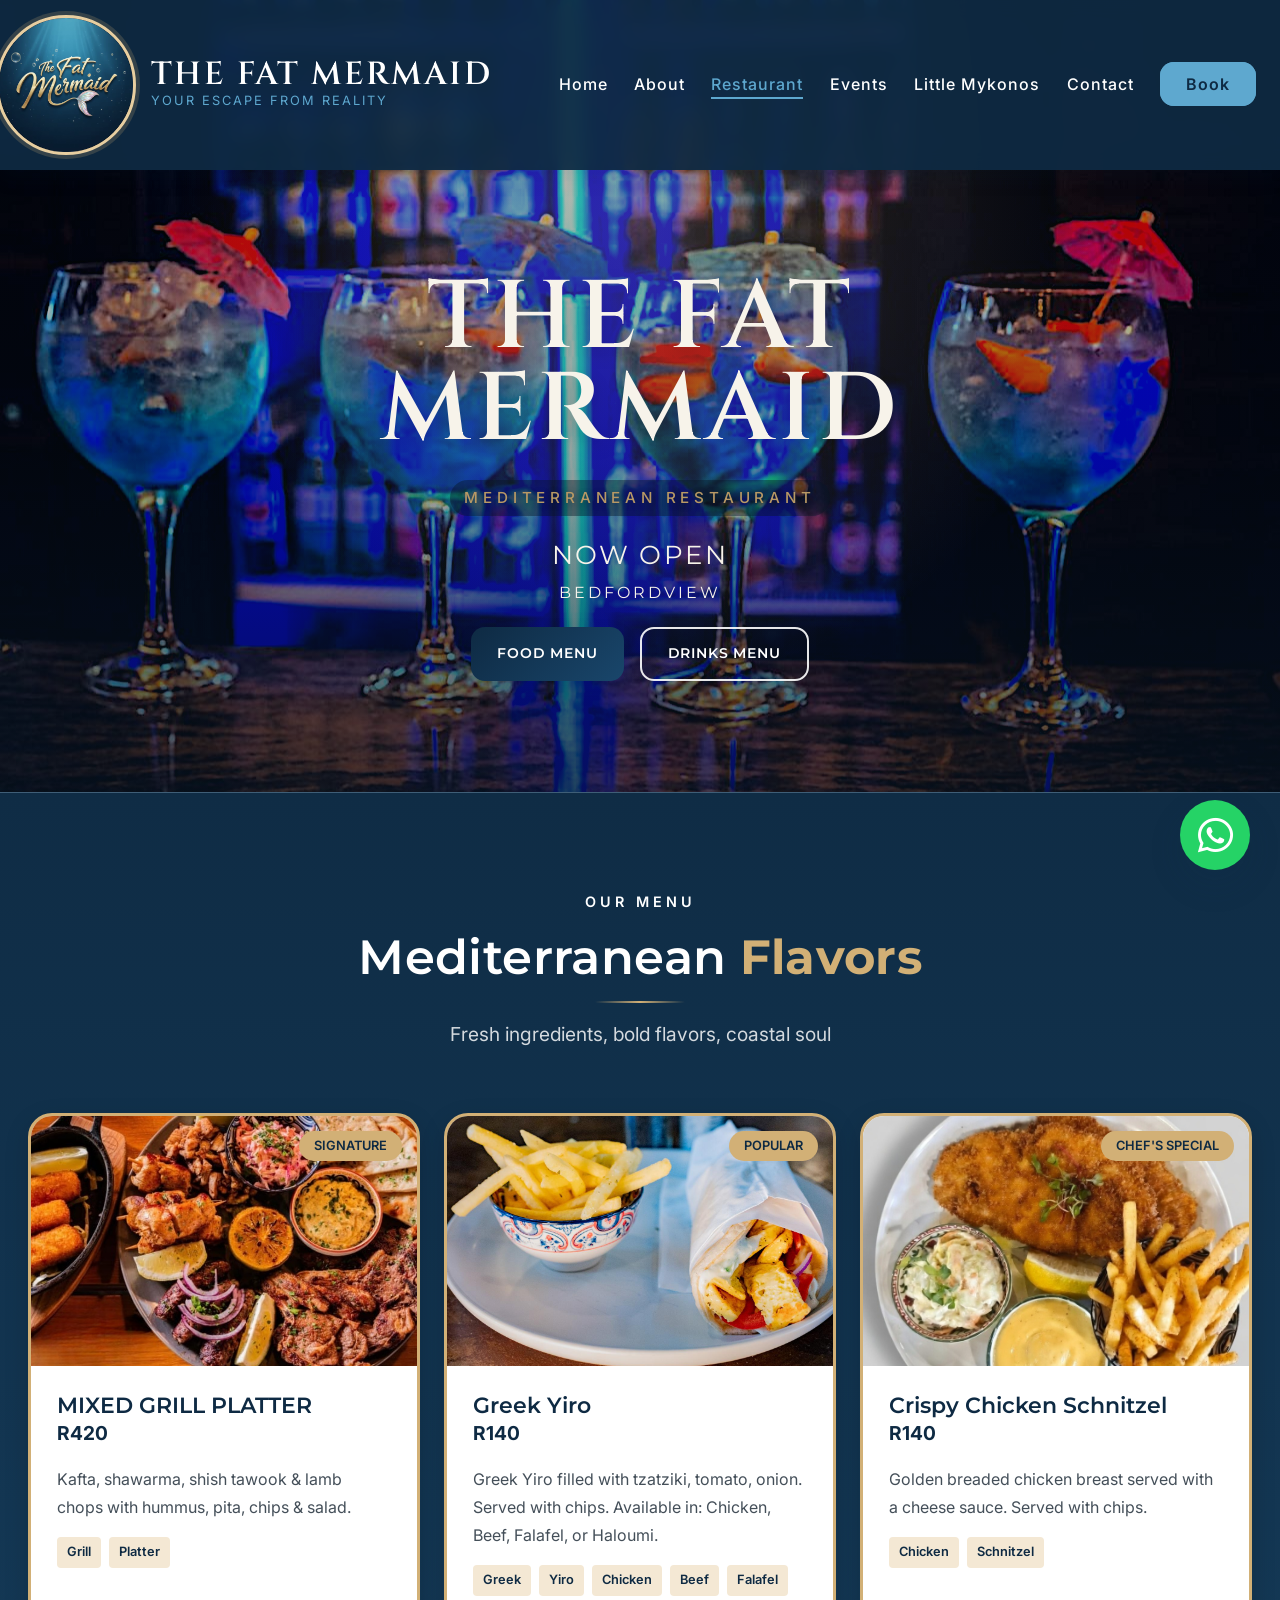
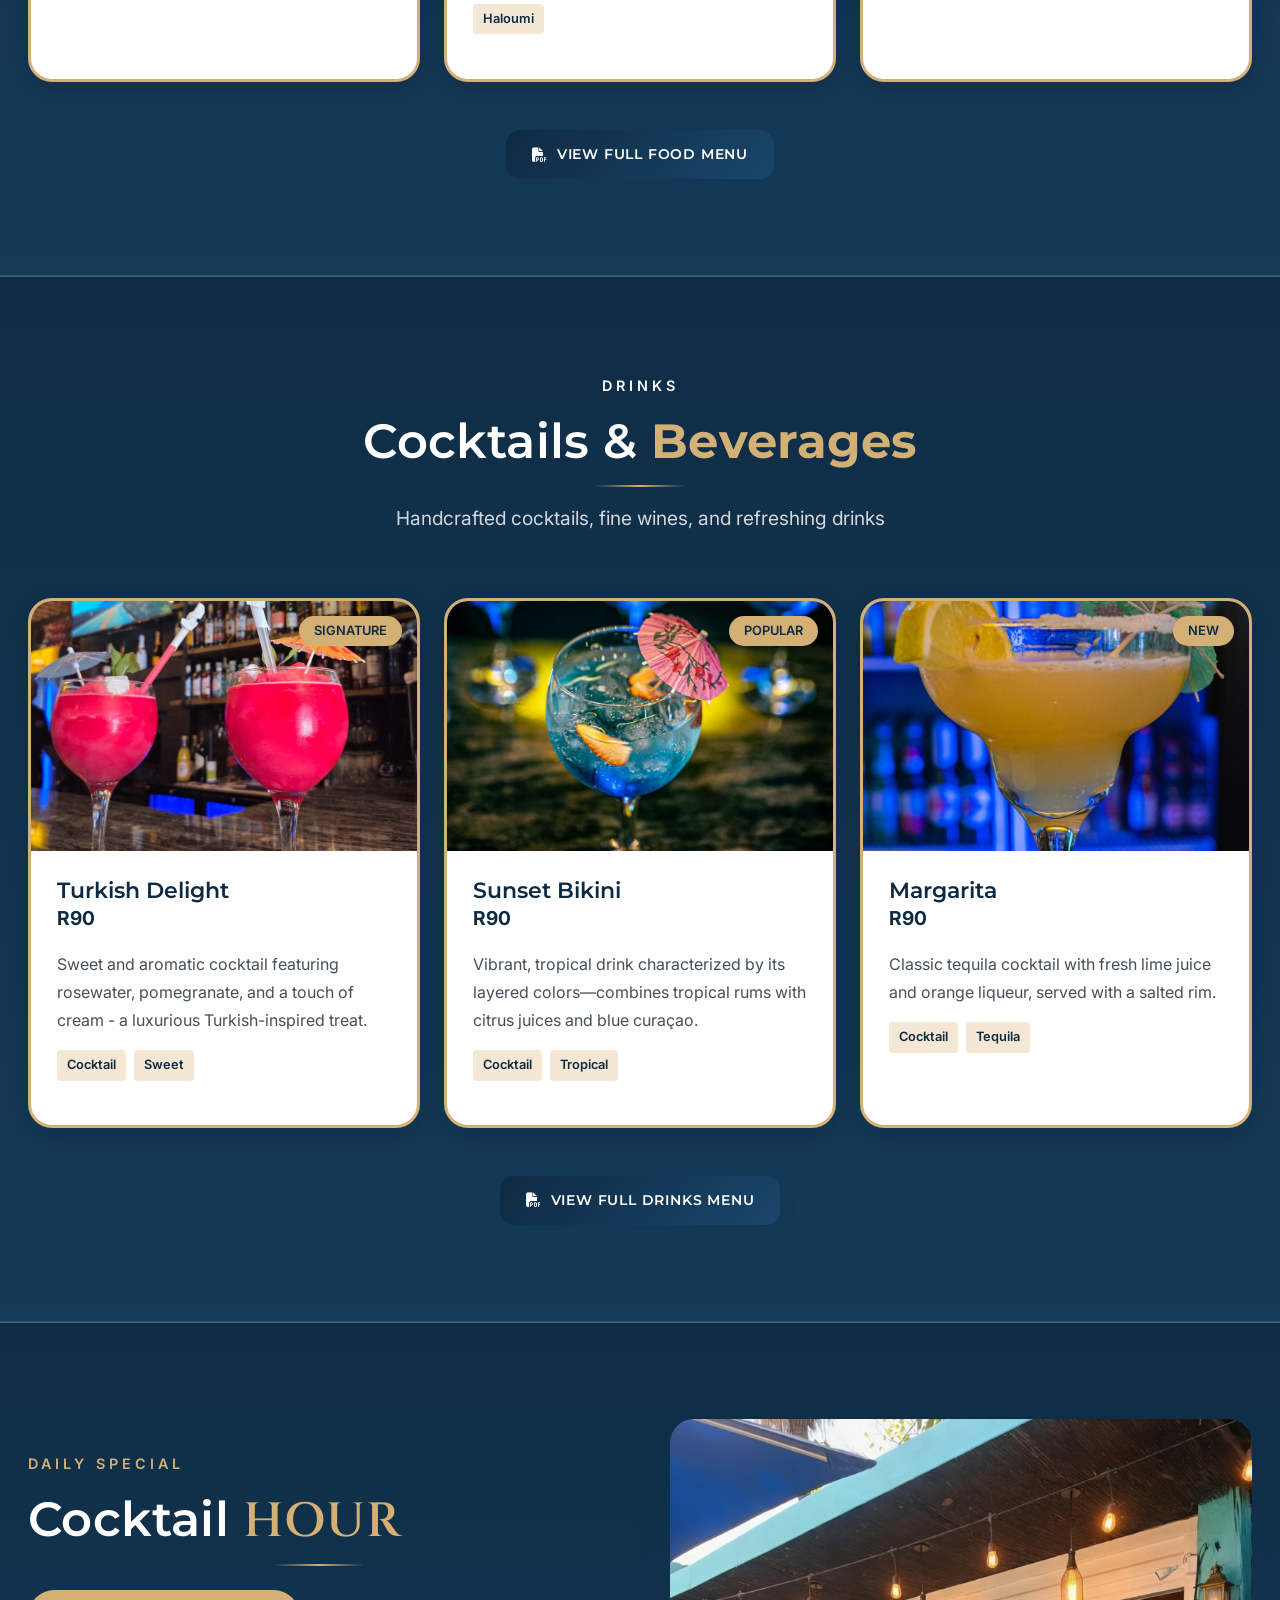
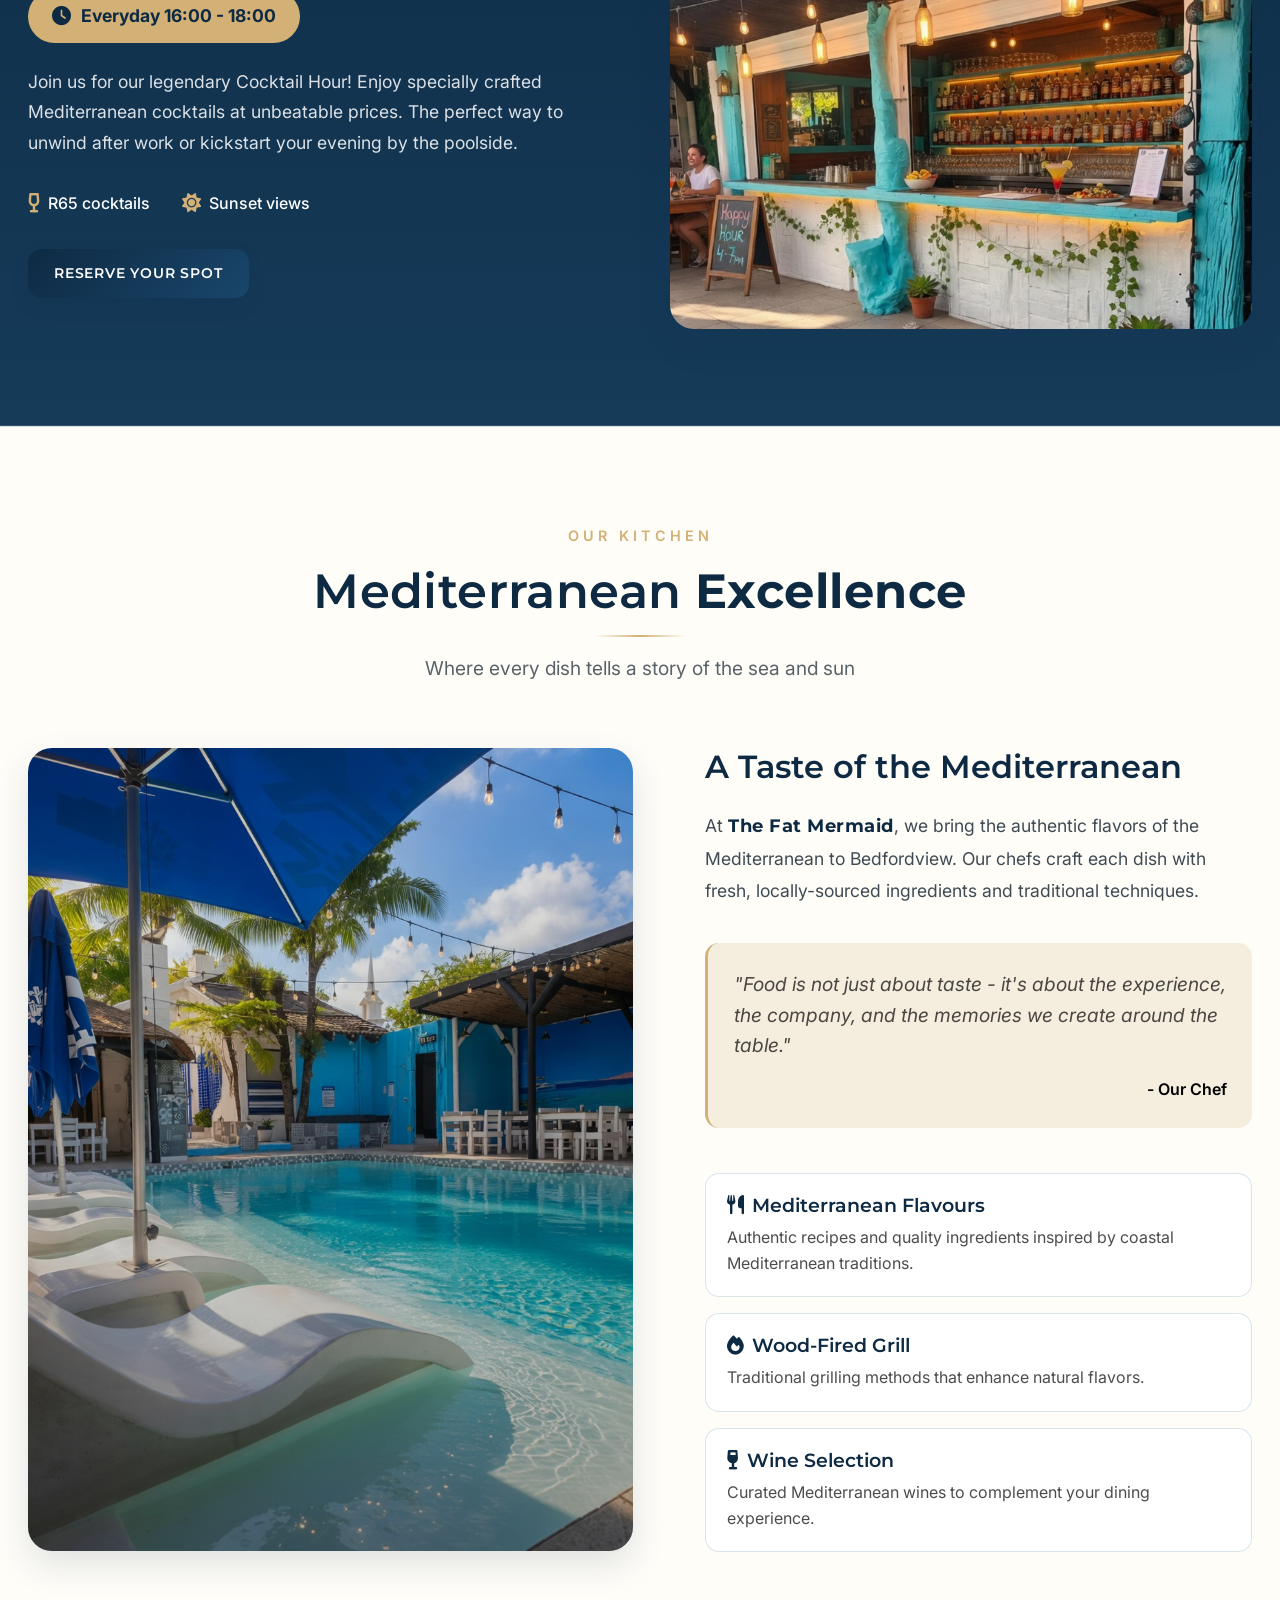
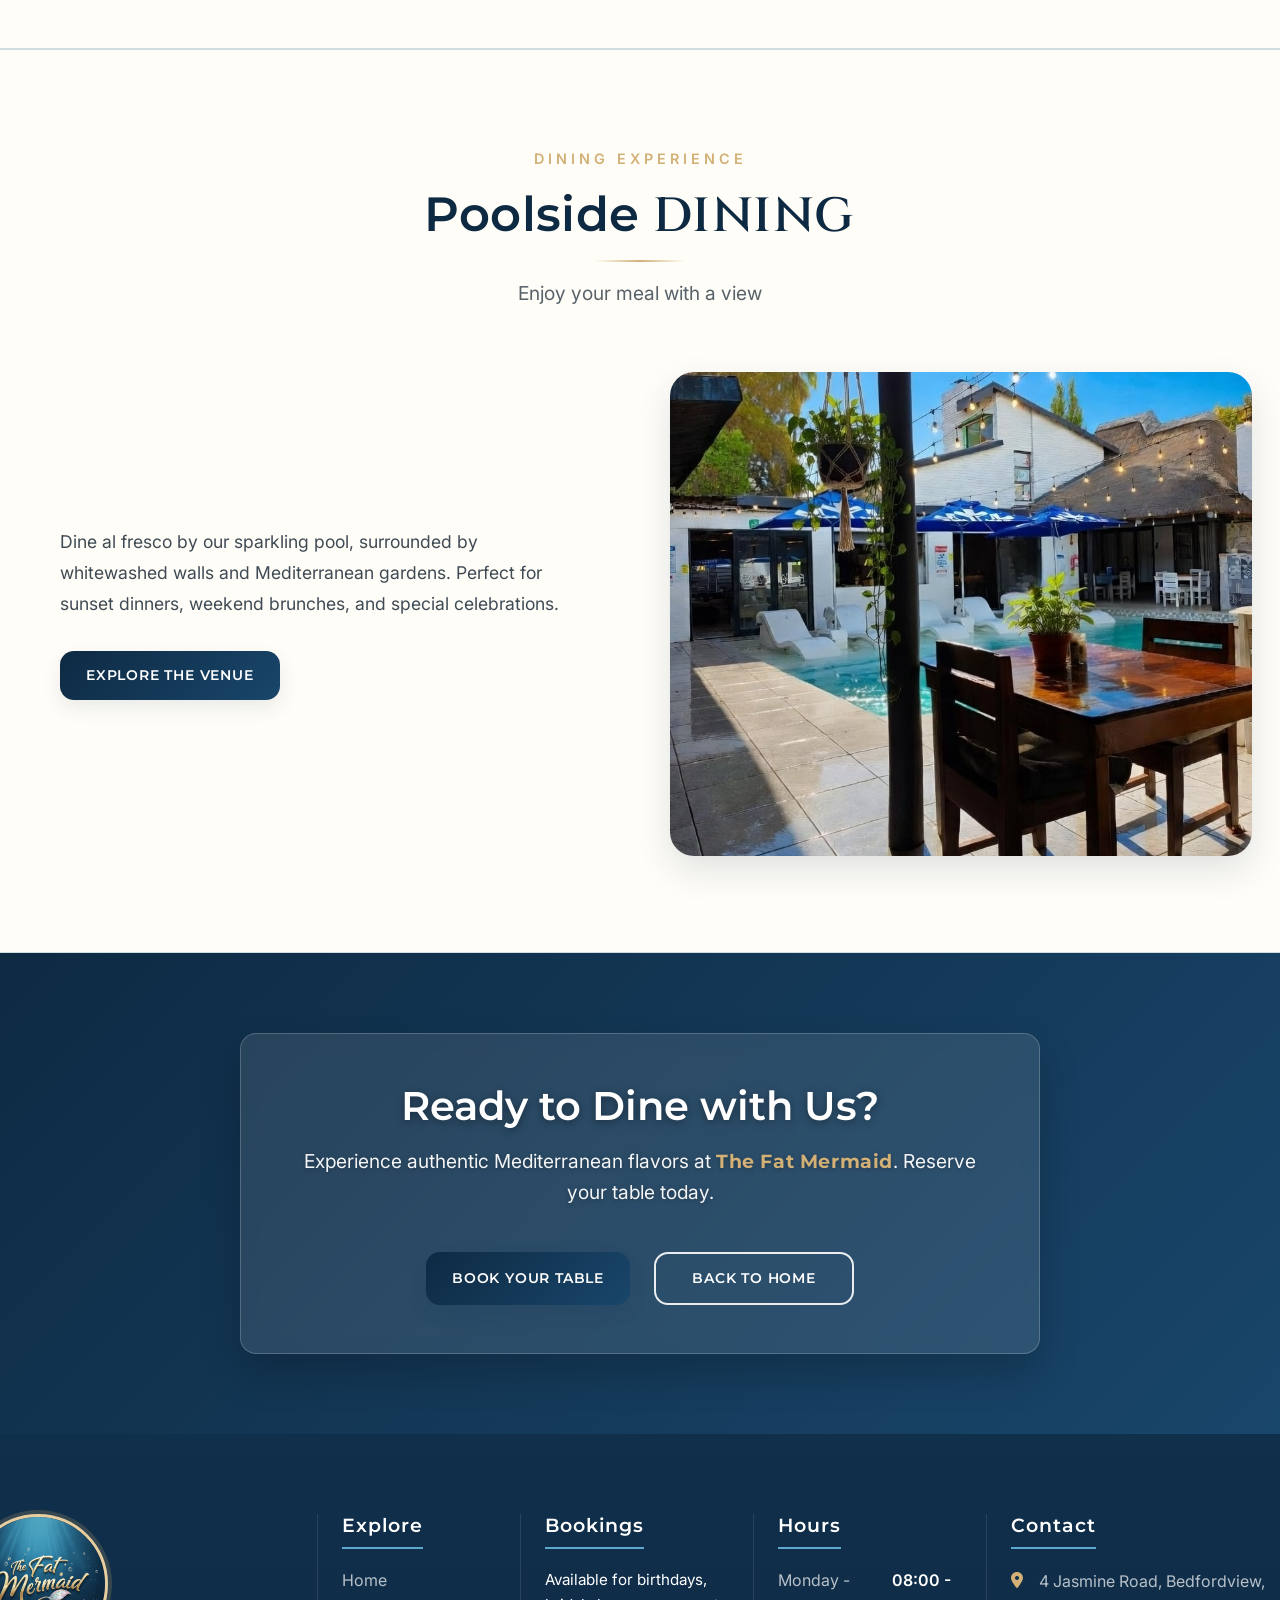
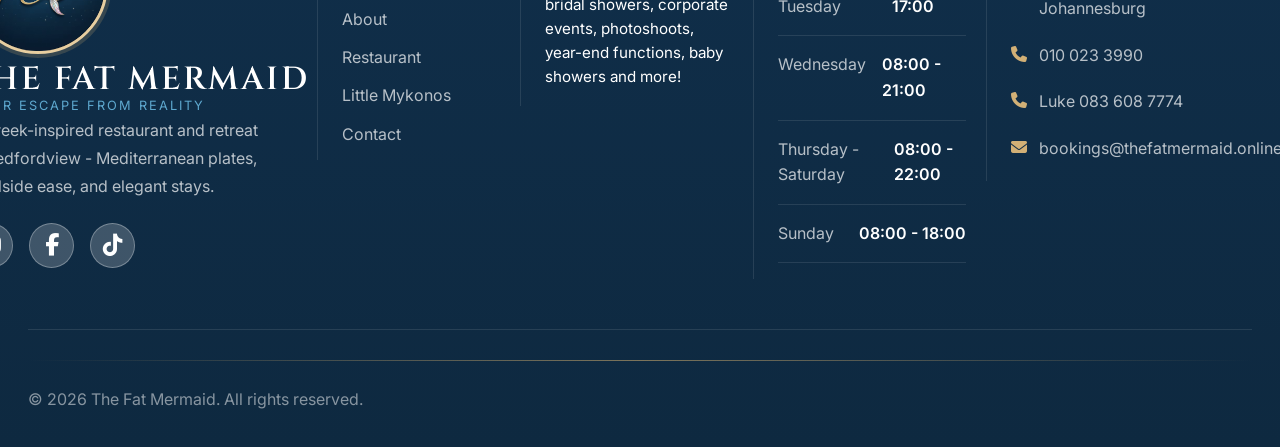
<file: HTML/restaurant.html>
<!DOCTYPE html>
<html lang="en">
<head>
    <meta charset="UTF-8">
    <meta name="viewport" content="width=device-width, initial-scale=1.0, maximum-scale=1.0, user-scalable=no">
    <meta name="language" content="English">
    <meta name="revisit-after" content="7 days">
    <meta name="geo.region" content="ZA-GT">
    <meta name="geo.placename" content="Bedfordview">
    <meta name="geo.position" content="-26.1784;28.1307">
    <meta name="ICBM" content="-26.1784, 28.1307">
    
    <!-- SEO Meta Tags -->
    <title>Best Mediterranean Restaurant in Bedfordview, East Rand | The Fat Mermaid</title>
    <meta name="description" content="Top-rated Mediterranean restaurant in Bedfordview, East Rand. Fresh seafood, tapas, cocktails, poolside dining. Best restaurant near me for fine dining in Johannesburg. Book your table now!">
    <meta name="keywords" content="restaurant near me, best restaurants Bedfordview, Mediterranean food East Rand, seafood restaurant Johannesburg, tapas bar near me, cocktail lounge Bedfordview, fine dining East Rand, poolside dining, brunch spots Bedfordview, The Fat Mermaid menu">
    <meta name="author" content="The Fat Mermaid">
    <meta name="robots" content="index, follow">
    <link rel="canonical" href="https://thefatmermaid.co.za/HTML/restaurant.html">
    <link rel="sitemap" type="application/xml" title="Sitemap" href="https://thefatmermaid.co.za/sitemap.xml">
    
    <!-- Open Graph / Facebook -->
    <meta property="og:type" content="website">
    <meta property="og:url" content="https://thefatmermaid.co.za/HTML/restaurant.html">
    <meta property="og:title" content="Best Mediterranean Restaurant in Bedfordview | The Fat Mermaid">
    <meta property="og:description" content="Top-rated Mediterranean restaurant in Bedfordview. Fresh seafood, tapas, cocktails, poolside dining. Book your table now!">
    <meta property="og:image" content="https://thefatmermaid.co.za/images/dining.jpg">
    <meta property="og:locale" content="en_ZA">
    <meta property="og:site_name" content="The Fat Mermaid">
    
    <!-- Twitter -->
    <meta property="twitter:card" content="summary_large_image">
    <meta property="twitter:url" content="https://thefatmermaid.co.za/HTML/restaurant.html">
    <meta property="twitter:title" content="Best Mediterranean Restaurant in Bedfordview | The Fat Mermaid">
    <meta property="twitter:description" content="Top-rated Mediterranean restaurant in Bedfordview. Fresh seafood, tapas, cocktails, poolside dining.">
    <meta property="twitter:image" content="https://thefatmermaid.co.za/images/dining.jpg">
    
    <!-- Structured Data - Restaurant -->
    <script type="application/ld+json">
    {
        "@context": "https://schema.org",
        "@type": "Restaurant",
        "name": "The Fat Mermaid Restaurant",
        "image": "https://thefatmermaid.co.za/images/dining.jpg",
        "url": "https://thefatmermaid.co.za/HTML/restaurant.html",
        "telephone": "+27114541225",
        "address": {
            "@type": "PostalAddress",
            "streetAddress": "4 Jasmine Street",
            "addressLocality": "Bedfordview",
            "addressRegion": "Gauteng",
            "addressCountry": "ZA"
        },
        "geo": {
            "@type": "GeoCoordinates",
            "latitude": -26.1784,
            "longitude": 28.1307
        },
        "servesCuisine": ["Mediterranean", "Greek", "Seafood", "Tapas", "Cocktails"],
        "priceRange": "$$",
        "acceptsReservations": "True",
        "openingHours": ["Mo,Tu 08:00-17:00", "We 08:00-21:00", "Th,Fr,Sa 08:00-22:00", "Su 08:00-18:00"]
    }
    </script>
    
    <!-- Link to external CSS file -->
    <link rel="stylesheet" href="restaurant.css?v=13">
    <!-- Icons and fonts (kept in HTML because they are external resources) -->
    <link rel="stylesheet" href="https://cdnjs.cloudflare.com/ajax/libs/font-awesome/6.4.0/css/all.min.css">
    <link href="https://fonts.googleapis.com/css2?family=Cinzel:wght@500;600;700&family=Montserrat:wght@400;500;600;700;800&family=Inter:wght@300;400;500;600&display=swap" rel="stylesheet">
</head>
<body>
    <!-- Header (fixed, deep blue background) -->
    <header class="header">
        <div class="container">
            <nav class="navbar">
                <a href="../index.html" class="logo">
                    <div class="logo-wrapper">
                        <div class="logo-image">
                            <!-- Replace with your own logo later -->
                            <img src="../images/mermaidlogo.avif" alt="The Fat Mermaid Logo" class="logo-img">
                        </div>
                        <div class="logo-text-container">
                            <span class="logo-main brand-name">THE FAT MERMAID</span>
                            <span class="logo-sub">Your Escape From Reality</span>
                        </div>
                    </div>
                </a>
                
                <div class="nav-right">
                    <ul class="nav-menu">
                        <li class="nav-item"><a href="../index.html" class="nav-link">Home</a></li>
                        <li class="nav-item"><a href="../index.html#about" class="nav-link">About</a></li>
                        <li class="nav-item"><a href="#menu" class="nav-link active">Restaurant</a></li>
                        <li class="nav-item"><a href="events.html" class="nav-link">Events</a></li>
                        <li class="nav-item"><a href="little_mykonos.html" class="nav-link">Little Mykonos</a></li>
                        <li class="nav-item"><a href="../index.html#contact" class="nav-link">Contact</a></li>
                        <!-- Reserve button (primary-light with primary-dark text) -->
                        <li class="nav-item"><a href="../index.html#contact" class="nav-link book-btn">Book</a></li>
                    </ul>
                    
                    <div class="hamburger">
                        <div class="hamburger-line"></div>
                        <div class="hamburger-line"></div>
                        <div class="hamburger-line"></div>
                    </div>
                </div>
            </nav>
        </div>
    </header>

    <!-- Hero Section with Slider -->
    <section id="home" class="hero">
        <div class="hero-bg">
            <div class="hero-slide active" style="background-image: url('../images/maincocktail.jpeg');"></div>
            <div class="hero-slide" style="background-image: url('../images/dining.jpg');"></div>
            <div class="hero-slide" style="background-image: url('../images/poolside.jpg');"></div>
        </div>
        
        <div class="container">
            <div class="hero-content">
                <h1 class="hero-title hero-title-brand">THE FAT MERMAID</h1>
                <p class="hero-tagline">MEDITERRANEAN RESTAURANT</p>
                <p class="hero-open">NOW OPEN</p>
                <p class="hero-location">BEDFORDVIEW</p>
                <div class="hero-buttons">
                    <a href="#menu" class="btn btn-primary" style="background: linear-gradient(135deg, #0e2a43 0%, #19466b 100%) !important; color: #fff !important; border: none !important; padding: 13px 26px !important; border-radius: 14px !important; font-weight: 600 !important; text-transform: uppercase !important; letter-spacing: 0.8px !important; text-decoration: none !important; display: inline-flex !important; align-items: center !important; justify-content: center !important; gap: 10px !important; font-family: 'Montserrat', sans-serif !important; font-size: 0.9rem !important;">Food Menu</a>
                    <a href="#drinks" class="btn btn-outline" style="background-color: transparent !important; color: #fff !important; border: 2px solid rgba(255,255,255,0.9) !important; padding: 13px 26px !important; border-radius: 14px !important; font-weight: 600 !important; text-transform: uppercase !important; letter-spacing: 0.8px !important; text-decoration: none !important; display: inline-flex !important; align-items: center !important; justify-content: center !important; gap: 10px !important; font-family: 'Montserrat', sans-serif !important; font-size: 0.9rem !important;">Drinks Menu</a>
                </div>
            </div>
        </div>
    </section>

    <!-- Restaurant Menu Section -->
    <section id="menu" class="menu-preview">
        <div class="container">
            <div class="section-header">
                <div class="section-label">OUR MENU</div>
                <h2 class="section-title">Mediterranean <span class="brand-name">Flavors</span></h2>
                <p class="section-subtitle">Fresh ingredients, bold flavors, coastal soul</p>
            </div>
            
            <div class="menu-grid">
                <!-- Mixed Grill Platter -->
                <div class="menu-item">
                    <div class="menu-item-image">
                        <img src="../images/mixedgrill.png" alt="Mixed Grill Platter" class="menu-img">
                        <div class="menu-badge">Signature</div>
                    </div>
                    <div class="menu-item-content">
                        <div class="menu-item-header">
                            <h3>MIXED GRILL PLATTER</h3>
                            <div class="menu-price">R420</div>
                        </div>
                        <p>Kafta, shawarma, shish tawook & lamb chops with hummus, pita, chips & salad.</p>
                        <div class="menu-tags">
                            <span class="tag">Grill</span>
                            <span class="tag">Platter</span>
                        </div>
                    </div>
                </div>
                
                <!-- Greek Yiro -->
                <div class="menu-item">
                    <div class="menu-item-image">
                        <img src="../images/yiro.jpg" alt="Greek Yiro" class="menu-img">
                        <div class="menu-badge">Popular</div>
                    </div>
                    <div class="menu-item-content">
                        <div class="menu-item-header">
                            <h3>Greek Yiro</h3>
                            <div class="menu-price">R140</div>
                        </div>
                        <p>Greek Yiro filled with tzatziki, tomato, onion. Served with chips. Available in: Chicken, Beef, Falafel, or Haloumi.</p>
                        <div class="menu-tags">
                            <span class="tag">Greek</span>
                            <span class="tag">Yiro</span>
                            <span class="tag">Chicken</span>
                            <span class="tag">Beef</span>
                            <span class="tag">Falafel</span>
                            <span class="tag">Haloumi</span>
                        </div>
                    </div>
                </div>
                
                <!-- Crispy Chicken Schnitzel -->
                <div class="menu-item">
                    <div class="menu-item-image">
                        <img src="../images/food4.JPG" alt="Crispy Chicken Schnitzel" class="menu-img">
                        <div class="menu-badge">Chef's Special</div>
                    </div>
                    <div class="menu-item-content">
                        <div class="menu-item-header">
                            <h3>Crispy Chicken Schnitzel</h3>
                            <div class="menu-price">R140</div>
                        </div>
                        <p>Golden breaded chicken breast served with a cheese sauce. Served with chips.</p>
                        <div class="menu-tags">
                            <span class="tag">Chicken</span>
                            <span class="tag">Schnitzel</span>
                        </div>
                    </div>
                </div>
                
            </div>
            
            <!-- View Food Menu Button -->
            <div class="menu-pdf-button" style="text-align: center; margin-top: 3rem;">
                <a href="../Prices/The%20Fat%20Mermaid%20Menu.pdf" class="btn btn-primary" target="_blank" style="background: linear-gradient(135deg, #0e2a43 0%, #19466b 100%) !important; color: #fff !important; border: none !important; padding: 13px 26px !important; border-radius: 14px !important; font-weight: 600 !important; text-transform: uppercase !important; letter-spacing: 0.8px !important; text-decoration: none !important; display: inline-flex !important; align-items: center !important; justify-content: center !important; gap: 10px !important; font-family: 'Montserrat', sans-serif !important; font-size: 0.9rem !important;">
                    <i class="fas fa-file-pdf"></i> View Full Food Menu
                </a>
            </div>
        </div>
    </section>

    <!-- Drinks Menu Section -->
    <section id="drinks" class="menu-preview">
        <div class="container">
            <div class="section-header">
                <div class="section-label">DRINKS</div>
                <h2 class="section-title">Cocktails & <span class="brand-name">Beverages</span></h2>
                <p class="section-subtitle">Handcrafted cocktails, fine wines, and refreshing drinks</p>
            </div>
            
            <div class="menu-grid">
                <!-- Turkish Delight -->
                <div class="menu-item">
                    <div class="menu-item-image">
                        <img src="../images/turkish.JPG" alt="Turkish Delight Cocktail" class="menu-img">
                        <div class="menu-badge">Signature</div>
                    </div>
                    <div class="menu-item-content">
                        <div class="menu-item-header">
                            <h3>Turkish Delight</h3>
                            <div class="menu-price">R90</div>
                        </div>
                        <p>Sweet and aromatic cocktail featuring rosewater, pomegranate, and a touch of cream - a luxurious Turkish-inspired treat.</p>
                        <div class="menu-tags">
                            <span class="tag">Cocktail</span>
                            <span class="tag">Sweet</span>
                        </div>
                    </div>
                </div>
                
                <!-- Sunset Bikini -->
                <div class="menu-item">
                    <div class="menu-item-image">
                        <img src="../images/bettercocktail2.jpeg" alt="Sunset Bikini Cocktail" class="menu-img">
                        <div class="menu-badge">Popular</div>
                    </div>
                    <div class="menu-item-content">
                        <div class="menu-item-header">
                            <h3>Sunset Bikini</h3>
                            <div class="menu-price">R90</div>
                        </div>
                        <p>Vibrant, tropical drink characterized by its layered colors—combines tropical rums with citrus juices and blue curaçao.</p>
                        <div class="menu-tags">
                            <span class="tag">Cocktail</span>
                            <span class="tag">Tropical</span>
                        </div>
                    </div>
                </div>
                
                <!-- Margarita -->
                <div class="menu-item">
                    <div class="menu-item-image">
                        <img src="../images/drink1.jpeg" alt="Margarita Cocktail" class="menu-img">
                        <div class="menu-badge">New</div>
                    </div>
                    <div class="menu-item-content">
                        <div class="menu-item-header">
                            <h3>Margarita</h3>
                            <div class="menu-price">R90</div>
                        </div>
                        <p>Classic tequila cocktail with fresh lime juice and orange liqueur, served with a salted rim.</p>
                        <div class="menu-tags">
                            <span class="tag">Cocktail</span>
                            <span class="tag">Tequila</span>
                        </div>
                    </div>
                </div>
            </div>
            
            <!-- View Drinks Menu Button -->
            <div class="menu-pdf-button" style="text-align: center; margin-top: 3rem;">
                <a href="../Prices/Drinks-menu.pdf?v=2" class="btn btn-primary" target="_blank" style="background: linear-gradient(135deg, #0e2a43 0%, #19466b 100%) !important; color: #fff !important; border: none !important; padding: 13px 26px !important; border-radius: 14px !important; font-weight: 600 !important; text-transform: uppercase !important; letter-spacing: 0.8px !important; text-decoration: none !important; display: inline-flex !important; align-items: center !important; justify-content: center !important; gap: 10px !important; font-family: 'Montserrat', sans-serif !important; font-size: 0.9rem !important;">
                    <i class="fas fa-file-pdf"></i> View Full Drinks Menu
                </a>
            </div>
        </div>
    </section>

    <!-- Cocktail Hour Section -->
    <section id="cocktail-hour" class="cocktail-hour">
        <div class="container">
            <div class="cocktail-content">
                <div class="cocktail-text">
                    <div class="section-label">DAILY SPECIAL</div>
                    <h2 class="section-title">Cocktail <span class="brand-name">Hour</span></h2>
                    <div class="time-badge">
                        <i class="fas fa-clock"></i>
                        <span>Everyday 16:00 - 18:00</span>
                    </div>
                    <p class="cocktail-description">
                        Join us for our legendary Cocktail Hour! Enjoy specially crafted Mediterranean cocktails 
                        at unbeatable prices. The perfect way to unwind after work or kickstart your evening 
                        by the poolside.
                    </p>
                    <div class="cocktail-features">
                        <div class="feature">
                            <i class="fas fa-wine-glass-alt"></i>
                            <span>R65 cocktails</span>
                        </div>
                        <div class="feature">
                            <i class="fas fa-sun"></i>
                            <span>Sunset views</span>
                        </div>
                    </div>
                    <a href="../index.html#contact" class="btn btn-primary" style="background: linear-gradient(135deg, #0e2a43 0%, #19466b 100%) !important; color: #fff !important; border: none !important; padding: 13px 26px !important; border-radius: 14px !important; font-weight: 600 !important; text-transform: uppercase !important; letter-spacing: 0.8px !important; text-decoration: none !important; display: inline-flex !important; align-items: center !important; justify-content: center !important; gap: 10px !important; font-family: 'Montserrat', sans-serif !important; font-size: 0.9rem !important;">Reserve Your Spot</a>
                </div>
                <div class="cocktail-image">
                    <img src="../images/bar.jpeg" alt="Cocktail Hour at The Fat Mermaid">
                </div>
            </div>
        </div>
    </section>

    <!-- About Restaurant Section -->
    <section id="about" class="about">
        <div class="container">
            <div class="section-header">
                <div class="section-label">OUR KITCHEN</div>
                <h2 class="section-title">Mediterranean <span class="brand-name">Excellence</span></h2>
                <p class="section-subtitle">Where every dish tells a story of the sea and sun</p>
            </div>
            
            <div class="about-content">
                <div class="about-image-container">
                    <div class="about-image-main">
                        <div class="about-image">
                            <img src="../images/pool8.jpeg" alt="Pool View" class="about-img">
                            <div class="image-overlay"></div>
                        </div>
                    </div>
                </div>
                
                <div class="about-text">
                    <h3>A Taste of the Mediterranean</h3>
                    <p>At <span class="brand-name">The Fat Mermaid</span>, we bring the authentic flavors of the Mediterranean to Bedfordview. Our chefs craft each dish with fresh, locally-sourced ingredients and traditional techniques.</p>
                    
                    <div class="highlight-box">
                        <p>"Food is not just about taste - it's about the experience, the company, and the memories we create around the table."</p>
                        <div class="highlight-author">- Our Chef</div>
                    </div>
                    
                    <div class="info-cards">
                        <div class="info-card">
                            <div class="info-details">
                                <h4><i class="fas fa-utensils" style="color: var(--primary-dark); margin-right: 8px;"></i>Mediterranean Flavours</h4>
                                <p>Authentic recipes and quality ingredients inspired by coastal Mediterranean traditions.</p>
                            </div>
                        </div>
                        
                        <div class="info-card">
                            <div class="info-details">
                                <h4><i class="fas fa-fire" style="color: var(--primary-dark); margin-right: 8px;"></i>Wood-Fired Grill</h4>
                                <p>Traditional grilling methods that enhance natural flavors.</p>
                            </div>
                        </div>
                        
                        <div class="info-card">
                            <div class="info-details">
                                <h4><i class="fas fa-wine-glass" style="color: var(--primary-dark); margin-right: 8px;"></i>Wine Selection</h4>
                                <p>Curated Mediterranean wines to complement your dining experience.</p>
                            </div>
                        </div>
                    </div>
                </div>
            </div>
        </div>
    </section>

    <!-- Poolside Dining Section -->
    <section id="poolside" class="feature-section">
        <div class="container">
            <div class="section-header">
                <div class="section-label">DINING EXPERIENCE</div>
                <h2 class="section-title">Poolside <span class="brand-name">Dining</span></h2>
                <p class="section-subtitle">Enjoy your meal with a view</p>
            </div>
            <div class="feature-content">
                <div class="feature-text">
                    <p>Dine al fresco by our sparkling pool, surrounded by whitewashed walls and Mediterranean gardens. Perfect for sunset dinners, weekend brunches, and special celebrations.</p>
                    <a href="../index.html#about" class="btn btn-primary" style="background: linear-gradient(135deg, #0e2a43 0%, #19466b 100%) !important; color: #fff !important; border: none !important; padding: 13px 26px !important; border-radius: 14px !important; font-weight: 600 !important; text-transform: uppercase !important; letter-spacing: 0.8px !important; text-decoration: none !important; display: inline-flex !important; align-items: center !important; justify-content: center !important; gap: 10px !important; font-family: 'Montserrat', sans-serif !important; font-size: 0.9rem !important;">Explore The Venue</a>
                </div>
                <div class="feature-image">
                    <img src="../images/deck.png" alt="Poolside Deck" class="feature-img">
                </div>
            </div>
        </div>
    </section>

    <!-- CTA Section -->
    <section class="cta-section">
        <div class="container">
            <h2 class="cta-title">Ready to Dine with Us?</h2>
            <p class="cta-text">Experience authentic Mediterranean flavors at <span class="brand-name">The Fat Mermaid</span>. Reserve your table today.</p>
            <div class="cta-buttons">
                <a href="../index.html#contact" class="btn btn-primary" style="background: linear-gradient(135deg, #0e2a43 0%, #19466b 100%) !important; color: #fff !important; border: none !important; padding: 13px 26px !important; border-radius: 14px !important; font-weight: 600 !important; text-transform: uppercase !important; letter-spacing: 0.8px !important; text-decoration: none !important; display: inline-flex !important; align-items: center !important; justify-content: center !important; gap: 10px !important; font-family: 'Montserrat', sans-serif !important; font-size: 0.9rem !important;">Book Your Table</a>
                <a href="../index.html" class="btn btn-outline" style="background-color: transparent !important; color: #fff !important; border: 2px solid rgba(255,255,255,0.9) !important; padding: 13px 26px !important; border-radius: 14px !important; font-weight: 600 !important; text-transform: uppercase !important; letter-spacing: 0.8px !important; text-decoration: none !important; display: inline-flex !important; align-items: center !important; justify-content: center !important; gap: 10px !important; font-family: 'Montserrat', sans-serif !important; font-size: 0.9rem !important;">Back to Home</a>
            </div>
        </div>
    </section>

    <!-- Footer -->
    <footer class="footer">
        <div class="container">
            <div class="footer-main">
                <div class="footer-col">
                    <div class="footer-logo">
                        <div class="logo-wrapper">
                            <div class="logo-image">
                                <img src="../images/mermaidlogo.avif" alt="The Fat Mermaid Logo" class="logo-img">
                            </div>
                            <div class="logo-text-container">
                                <span class="logo-main brand-name">THE FAT MERMAID</span>
                                <span class="logo-sub">Your Escape From Reality</span>
                            </div>
                        </div>
                    </div>
                    <p class="footer-description">
                        A Greek-inspired restaurant and retreat in Bedfordview - Mediterranean plates, poolside ease, and elegant stays.
                    </p>
                    <div class="social-links">
                        <a href="https://www.instagram.com/the_fat_mermaid_bedfordview/?hl=en" target="_blank" rel="noopener noreferrer" class="social-link"><i class="fab fa-instagram"></i></a>
                        <a href="https://www.facebook.com/TheFatmermaid1" target="_blank" rel="noopener noreferrer" class="social-link"><i class="fab fa-facebook-f"></i></a>
                        <a href="#" class="social-link"><i class="fab fa-tiktok"></i></a>
                    </div>
                </div>
                
                <div class="footer-col">
                    <h3 class="footer-title">Explore</h3>
                    <ul class="footer-links">
                        <li><a href="../index.html">Home</a></li>
                        <li><a href="../index.html#about">About</a></li>
                        <li><a href="#menu">Restaurant</a></li>
                        <li><a href="little_mykonos.html">Little Mykonos</a></li>
                        <li><a href="../index.html#contact">Contact</a></li>
                    </ul>
                </div>
                
                <div class="footer-col">
                    <h3 class="footer-title">Bookings</h3>
                    <p style="color: #ffffff; font-size: 0.95rem; line-height: 1.6; font-family: 'Inter', sans-serif;">Available for birthdays, bridal showers, corporate events, photoshoots, year-end functions, baby showers and more!</p>
                </div>
                
                <div class="footer-col">
                    <h3 class="footer-title">Hours</h3>
                    <ul class="footer-hours">
                        <li><span>Monday - Tuesday</span><span>08:00 - 17:00</span></li>
                        <li><span>Wednesday</span><span>08:00 - 21:00</span></li>
                        <li><span>Thursday - Saturday</span><span>08:00 - 22:00</span></li>
                        <li><span>Sunday</span><span>08:00 - 18:00</span></li>
                    </ul>
                </div>
                
                <div class="footer-col">
                    <h3 class="footer-title">Contact</h3>
                    <div class="contact-info">
                        <div class="contact-item"><i class="fas fa-map-marker-alt"></i> 4 Jasmine Road, Bedfordview, Johannesburg</div>
                        <div class="contact-item"><i class="fas fa-phone"></i> <a href="tel:+27100233990">010 023 3990</a></div>
                        <div class="contact-item"><i class="fas fa-phone"></i> <a href="tel:+27836087774">Luke 083 608 7774</a></div>
                        <div class="contact-item"><i class="fas fa-envelope"></i> <a href="mailto:bookings@thefatmermaid.online">bookings@thefatmermaid.online</a></div>
                    </div>
                </div>
            </div>
            
            <div class="footer-bottom">
                <p>&copy; 2026 The Fat Mermaid. All rights reserved.</p>
               
            </div>
        </div>
    </footer>

    <!-- WhatsApp button (fixed bottom right) -->
    <a href="https://wa.me/27836087774" class="whatsapp-btn" target="_blank" rel="noopener noreferrer">
        <i class="fab fa-whatsapp"></i>
    </a>

    <!-- JavaScript for sliders and mobile menu -->
    <script>
        // Hero Slider
        const heroSlides = document.querySelectorAll('.hero-slide');
        let heroCurrent = 0;
        if (heroSlides.length > 1) {
            setInterval(() => {
                heroSlides.forEach(slide => slide.classList.remove('active'));
                heroCurrent = (heroCurrent + 1) % heroSlides.length;
                heroSlides[heroCurrent].classList.add('active');
            }, 5000);
        }

        // CTA Slider
        const ctaSlides = document.querySelectorAll('.cta-slide');
        let ctaCurrent = 0;
        if (ctaSlides.length > 1) {
            setInterval(() => {
                ctaSlides.forEach(slide => slide.classList.remove('active'));
                ctaCurrent = (ctaCurrent + 1) % ctaSlides.length;
                ctaSlides[ctaCurrent].classList.add('active');
            }, 5000);
        }

        // Mobile Menu Toggle
        const hamburger = document.querySelector('.hamburger');
        const navMenu = document.querySelector('.nav-menu');

        if (hamburger) {
            hamburger.addEventListener('click', () => {
                hamburger.classList.toggle('active');
                navMenu.classList.toggle('active');
            });
        }

        // Close mobile menu when a link is clicked
        document.querySelectorAll('.nav-link').forEach(link => {
            link.addEventListener('click', () => {
                hamburger.classList.remove('active');
                navMenu.classList.remove('active');
            });
        });

        // Premium scroll reveal
        const revealTargets = document.querySelectorAll(
            '.section-header, .about-image-main, .about-text, .info-card, .menu-item, .feature-text, .feature-image, .cta-title, .cta-text, .cta-buttons, .footer-col'
        );

        revealTargets.forEach((el, index) => {
            el.classList.add('reveal');
            if (el.classList.contains('info-card') || el.classList.contains('menu-item') || el.classList.contains('footer-col')) {
                el.classList.add(`reveal-delay-${(index % 3) + 1}`);
            }
        });

        const revealObserver = new IntersectionObserver((entries, observer) => {
            entries.forEach((entry) => {
                if (entry.isIntersecting) {
                    entry.target.classList.add('in-view');
                    observer.unobserve(entry.target);
                }
            });
        }, { threshold: 0.14, rootMargin: '0px 0px -40px 0px' });

        revealTargets.forEach((el) => revealObserver.observe(el));
    </script>
</body>
</html>
</file>
<file: CSS/index.css>
/* ===== RESET & VARIABLES ===== */
* {
    margin: 0;
    padding: 0;
    box-sizing: border-box;
}

:root {
    --primary-dark: #0e2a43;      /* deep aegean navy */
    --primary-blue: #2a6d96;      /* mediterranean blue */
    --primary-light: #5ea8cf;     /* clear sea blue */
    --accent-gold: #d2b076;       /* sun-washed gold */
    --logo-border: #e7cea0;       /* soft sandy gold border */
    --white: #ffffff;
    --black: #000000;
    --sand: #f6f0e5;
    --gray-light: #f8f8f8;
    --gray: #e0e0e0;
    --gray-dark: #333333;
    --transition: all 0.3s ease;
    --shadow: 0 8px 20px rgba(16, 47, 75, 0.09);
    --shadow-lg: 0 14px 34px rgba(16, 47, 75, 0.13);
    --radius: 14px;
    --radius-lg: 24px;
    --surface: #fdfaf4;
    --surface-soft: #f5edde;
    --font-body: 'Inter', sans-serif;
    --font-heading: 'Montserrat', sans-serif;
    --font-brand: 'Cinzel', serif;
    --ease-premium: cubic-bezier(0.22, 1, 0.36, 1);
}

html {
    font-size: 16px;
    scroll-behavior: smooth;
    overflow-x: hidden;
    scroll-padding-top: 130px;
}

body {
    font-family: var(--font-body);
    line-height: 1.6;
    color: var(--gray-dark);
    background-color: #fffdf8;
    overflow-x: hidden;
}

h1, h2, h3, h4, h5, h6 {
    font-family: var(--font-heading);
    font-weight: 600;
    line-height: 1.2;
    margin-bottom: 1rem;
}

h1 { font-size: clamp(2.2rem, 5vw, 3.5rem); }
h2 { font-size: clamp(2rem, 4vw, 3rem); }
h3 { font-size: clamp(1.5rem, 3vw, 2rem); }

p { margin-bottom: 1rem; color: rgba(0,0,0,0.7); }
a { text-decoration: none; color: inherit; transition: var(--transition); }
ul { list-style: none; }

.container {
    width: 100%;
    max-width: 1280px;
    margin: 0 auto;
    padding: 0 28px;
}

.btn {
    display: inline-flex;
    align-items: center;
    justify-content: center;
    gap: 10px;
    padding: 13px 26px;
    border-radius: var(--radius);
    font-weight: 600;
    text-transform: uppercase;
    letter-spacing: 0.8px;
    cursor: pointer;
    transition: transform 0.45s var(--ease-premium), box-shadow 0.45s var(--ease-premium), background-color 0.3s ease, color 0.3s ease, border-color 0.3s ease;
    border: 2px solid transparent;
    font-family: var(--font-heading);
    font-size: 0.9rem;
}

.btn-primary {
    background: linear-gradient(135deg, var(--primary-dark), #23a1a6);
    color: var(--white);
    box-shadow: var(--shadow);
}
.btn-primary:hover {
    background: linear-gradient(135deg, #0d2840, #12334f);
    transform: translateY(-4px);
    box-shadow: var(--shadow-lg);
}

.btn-outline {
    background-color: transparent;
    color: var(--white);
    border-color: rgba(255,255,255,0.9);
}
.btn-outline:hover {
    background-color: var(--white);
    color: var(--primary-dark);
    transform: translateY(-4px);
}

.btn-block {
    width: 100%;
}

.highlight { color: var(--primary-light); }

/* ===== HEADER (fixed, primary-dark) ===== */
.header {
    position: fixed;
    top: 0;
    left: 0;
    width: 100%;
    z-index: 1000;
    padding: 15px 0;
    background: rgba(14, 42, 67, 0.93);
    backdrop-filter: blur(10px);
    box-shadow: var(--shadow);
    transition: var(--transition);
}

.navbar {
    display: flex;
    justify-content: space-between;
    align-items: center;
}

/* Logo - bigger with custom border */
.logo {
    z-index: 1002;
    position: relative;
    margin-left: -18px;
}
.logo-wrapper {
    display: flex;
    align-items: center;
    gap: 15px;
}
.logo-image {
    height: 140px;
    width: 140px;
    border-radius: 50%;
    overflow: hidden;
    background-color: #000;
    display: flex;
    align-items: center;
    justify-content: center;
    border: 3px solid var(--logo-border);
    box-shadow: 0 0 0 4px rgba(210, 176, 118, 0.2);
    flex-shrink: 0;
}
.logo-img {
    width: 100%;
    height: 100%;
    object-fit: cover;
}
.logo-text-container {
    display: flex;
    flex-direction: column;
    white-space: nowrap;
}
@media (max-width: 768px) {
    .logo-text-container { white-space: normal; }
}
.logo-main {
    font-family: var(--font-brand);
    font-weight: 600;
    font-size: 2rem;
    color: var(--white);
    letter-spacing: 2.4px;
    line-height: 1;
    text-transform: uppercase;
}

.brand-name {
    font-family: var(--font-brand);
    font-weight: 600;
    letter-spacing: 1.4px;
    text-transform: uppercase;
}

/* Keep logo treatment in header/footer unchanged */
.header .logo-main.brand-name,
.footer .logo-main.brand-name {
    font-family: var(--font-brand);
    font-weight: 600;
    letter-spacing: 2.4px;
    text-transform: uppercase;
}

/* Section-specific brand styling (outside header/footer) */
.about .brand-name {
    font-family: var(--font-heading);
    font-weight: 700;
    letter-spacing: 0.5px;
    text-transform: none;
    color: var(--primary-dark);
}

.menu-preview .brand-name {
    font-family: var(--font-heading);
    font-weight: 700;
    letter-spacing: 0.3px;
    text-transform: none;
    color: var(--primary-dark);
}

.cta-section .brand-name {
    font-family: var(--font-heading);
    font-weight: 700;
    letter-spacing: 0.6px;
    text-transform: none;
    color: var(--accent-gold);
}
.logo-sub {
    font-family: 'Inter', sans-serif;
    font-size: 0.8rem;
    color: var(--primary-light);
    letter-spacing: 2px;
    text-transform: uppercase;
}

.nav-right {
    display: flex;
    align-items: center;
    gap: 2rem;
}

.nav-menu {
    display: flex;
    gap: 2rem;
    align-items: center;
}

/* Reserve button – using primary-light with primary-dark text */
.book-btn {
    background-color: var(--primary-light) !important;
    color: var(--primary-dark) !important;
    padding: 10px 24px !important;
    border-radius: var(--radius) !important;
    font-weight: 600 !important;
    border: 2px solid var(--primary-light) !important;
}
.book-btn:hover {
    background-color: transparent !important;
    color: var(--white) !important;
    border-color: var(--white) !important;
    transform: translateY(-3px);
}

/* Mobile menu overlay */
@media (max-width: 992px) {
    .nav-menu {
        position: fixed;
        top: 0;
        left: 0;
        width: 100%;
        height: 100vh;
        background-color: var(--primary-dark);
        backdrop-filter: blur(10px);
        flex-direction: column;
        justify-content: center;
        align-items: center;
        gap: 2rem;
        padding: 2rem;
        opacity: 0;
        visibility: hidden;
        transition: opacity 0.4s ease, visibility 0.4s ease;
        z-index: 1001;
    }
    .nav-menu.active {
        opacity: 1;
        visibility: visible;
    }
    .nav-item { margin: 0; width: auto; }
    .nav-link {
        font-size: 1.5rem;
        font-weight: 600;
        padding: 8px 20px;
        border-radius: 40px;
    }
    .nav-link:hover { background-color: rgba(255,255,255,0.1); }
    .nav-link::after { display: none; }
    .book-btn {
        font-size: 1.2rem !important;
        padding: 10px 30px !important;
        border-radius: 40px !important;
        margin-top: 0.5rem;
    }
    .book-btn:hover {
        background-color: var(--primary-light) !important;
        color: var(--primary-dark) !important;
        border-color: var(--primary-light) !important;
    }
}

.nav-item { position: relative; }
.nav-link {
    color: var(--white);
    font-weight: 500;
    font-size: 1rem;
    letter-spacing: 1px;
    padding: 5px 0;
    position: relative;
}
.nav-link::after {
    content: '';
    position: absolute;
    bottom: 0;
    left: 0;
    width: 0;
    height: 2px;
    background-color: var(--primary-light);
    transition: width 0.3s ease;
}
.nav-link:hover::after,
.nav-link.active::after { width: 100%; }
.nav-link:hover,
.nav-link.active { color: var(--primary-light); }

/* Hamburger */
.hamburger {
    display: none;
    flex-direction: column;
    gap: 5px;
    cursor: pointer;
    padding: 10px;
    z-index: 1002;
}
.hamburger-line {
    width: 30px;
    height: 3px;
    background-color: var(--white);
    transition: var(--transition);
}
.hamburger.active .hamburger-line:nth-child(1) {
    transform: rotate(45deg) translate(8px, 8px);
}
.hamburger.active .hamburger-line:nth-child(2) {
    opacity: 0;
    transform: scale(0);
}
.hamburger.active .hamburger-line:nth-child(3) {
    transform: rotate(-45deg) translate(7px, -7px);
}
@media (max-width: 992px) { .hamburger { display: flex; } }

/* ===== HERO – offset ===== */
.hero {
    height: 88vh;
    min-height: 760px;
    position: relative;
    display: flex;
    align-items: center;
    justify-content: center;
    overflow: hidden;
    margin-top: 0;
}
.hero-bg {
    position: absolute;
    top: 0; left: 0;
    width: 100%; height: 100%;
}
.hero-slide {
    position: absolute;
    top: 0; left: 0;
    width: 100%; height: 100%;
    background-size: cover;
    background-position: center 24%;
    filter: contrast(1.18) saturate(1.1) brightness(0.88);
    opacity: 0;
    transition: opacity 1s ease-in-out;
}
.hero-slide.active { opacity: 1; }
.hero-bg::before {
    content: "";
    position: absolute;
    inset: 0;
    background: linear-gradient(to top, rgba(8, 22, 36, 0.64), rgba(8, 22, 36, 0.26) 42%, rgba(8, 22, 36, 0.1));
    pointer-events: none;
    z-index: 1;
}
.hero-bg::after {
    content: "";
    position: absolute;
    inset: 0;
    background: radial-gradient(circle at 50% 28%, rgba(210, 176, 118, 0.22), transparent 54%);
    pointer-events: none;
    z-index: 2;
}
.hero-content {
    position: relative;
    z-index: 10;
    text-align: center;
    color: var(--white);
    max-width: 760px;
    margin: 0 auto;
    padding: clamp(120px, 15vh, 200px) 20px 0;
    animation: revealUp 0.9s var(--ease-premium) both;
}
.hero-tagline {
    font-size: 0.95rem;
    letter-spacing: 4.8px;
    color: #b89965;
    margin-bottom: 1.2rem;
    text-transform: uppercase;
    font-weight: 500;
    display: inline-block;
    padding: 6px 14px;
    border-radius: 999px;
    background-color: rgba(8, 22, 36, 0.42);
    backdrop-filter: blur(1px);
    text-shadow:
        0 2px 6px rgba(9, 24, 37, 0.35),
        0 5px 14px rgba(9, 24, 37, 0.22);
    animation: fadeInUp 1s ease;
}
.hero-title {
    margin-bottom: 1.3rem;
    animation: fadeInUp 1s 0.3s ease both;
    text-shadow: 0 6px 18px rgba(0, 0, 0, 0.16);
}
.hero-title-brand {
    font-family: var(--font-brand);
    font-size: clamp(3rem, 9vw, 6rem);
    line-height: 0.95;
    letter-spacing: 4px;
    text-transform: uppercase;
    color: #f7f3ea;
    margin-bottom: 1.5rem;
}
.title-line { display: block; }
.hero-subtitle {
    font-size: 1.1rem;
    color: rgba(255,255,255,0.92);
    max-width: 680px;
    margin: 0 auto 2.6rem;
    line-height: 1.75;
    animation: fadeInUp 1s 0.6s ease both;
}
.hero-open {
    font-family: var(--font-heading);
    font-size: 1.6rem;
    letter-spacing: 2.4px;
    text-transform: uppercase;
    margin: 0 0 0.25rem;
    color: #f7f3ea;
}
.hero-location {
    font-family: var(--font-heading);
    font-size: 1rem;
    letter-spacing: 3px;
    text-transform: uppercase;
    color: #f7f3ea;
    margin: 0 0 1.35rem;
}
.hero-buttons {
    display: flex;
    gap: 1rem;
    justify-content: center;
    margin-top: 0.35rem;
    animation: fadeInUp 1s 0.9s ease both;
}
.hero-buttons .btn {
    position: relative;
    overflow: hidden;
}
.hero-buttons .btn::after {
    content: "";
    position: absolute;
    top: 0;
    left: -140%;
    width: 120%;
    height: 100%;
    background: linear-gradient(110deg, transparent 25%, rgba(255,255,255,0.22) 50%, transparent 75%);
    transition: left 0.7s var(--ease-premium);
}
.hero-buttons .btn:hover::after {
    left: 130%;
}

/* ===== ABOUT ===== */
.about {
    padding: 96px 0;
    background: #fffdf8;
    border-top: 1px solid rgba(42, 109, 150, 0.22);
    border-bottom: 2px solid #0e2a43;
}
.section-header {
    text-align: center;
    margin-bottom: 64px;
}
.section-label {
    font-size: 0.9rem;
    letter-spacing: 4px;
    color: var(--accent-gold);
    text-transform: uppercase;
    font-weight: 600;
    margin-bottom: 1rem;
    display: inline-block;
}
.section-title {
    margin-bottom: 1rem;
    color: var(--primary-dark);
    letter-spacing: 0.4px;
}
.section-title::after {
    content: "";
    display: block;
    width: 90px;
    height: 2px;
    margin: 14px auto 0;
    background: linear-gradient(90deg, transparent, var(--accent-gold), transparent);
}
.section-subtitle {
    font-size: 1.2rem;
    color: rgba(9, 24, 37, 0.68);
    max-width: 600px;
    margin: 0 auto;
}

.about-content {
    display: grid;
    grid-template-columns: 1.05fr 0.95fr;
    gap: 72px;
    align-items: center;
}
.about-image-container { position: relative; }
.about-image-main {
    border-radius: var(--radius-lg);
    overflow: hidden;
    box-shadow: var(--shadow-lg);
    transform: translateZ(0);
    transition: transform 0.8s var(--ease-premium), box-shadow 0.8s var(--ease-premium);
}
.about-image-main:hover {
    transform: translateY(-4px) scale(1.01);
    box-shadow: 0 24px 56px rgba(10, 33, 52, 0.22);
}
.about-image {
    position: relative;
    width: 100%;
    overflow: hidden;
}
.about-img {
    width: 100%;
    height: auto;
    display: block;
    transition: transform 0.5s ease;
}
.about-image:hover .about-img { transform: scale(1.02); }
.image-overlay {
    position: absolute;
    top: 0; left: 0;
    width: 100%; height: 100%;
    background: linear-gradient(to top, rgba(0,0,0,0.3), transparent);
    pointer-events: none;
}
.about-text h3 {
    margin-bottom: 1.5rem;
    color: var(--primary-dark);
}
.about-text > p {
    margin-bottom: 2.2rem;
    font-size: 1.1rem;
    line-height: 1.85;
    color: rgba(9, 24, 37, 0.78);
}
.highlight-box {
    background-color: var(--surface-soft);
    padding: 1.6rem;
    border-radius: var(--radius);
    border-left: 3px solid var(--accent-gold);
    margin-bottom: 2.8rem;
}
.highlight-box p {
    font-size: 1.2rem;
    font-style: italic;
    margin-bottom: 1rem;
}
.highlight-author {
    font-weight: 600;
    color: var(--black);
    text-align: right;
}
.info-cards {
    display: grid;
    grid-template-columns: 1fr;
    gap: 1rem;
}
.info-card {
    padding: 1.25rem 1.3rem;
    background-color: #fff;
    border-radius: var(--radius);
    transition: transform 0.5s var(--ease-premium), box-shadow 0.5s var(--ease-premium), border-color 0.3s ease;
    border: 1px solid rgba(46, 112, 148, 0.18);
}
.info-card:hover {
    transform: translateY(-8px);
    box-shadow: var(--shadow);
    border-color: var(--primary-light);
}
.info-details h4 {
    margin-bottom: 0.5rem;
    font-size: 1.2rem;
    color: var(--primary-dark);
}
.info-details p { margin-bottom: 0; color: rgba(0,0,0,0.7); }

/* ===== CARDS / EXPERIENCES ===== */
.menu-preview {
    padding: 96px 0;
    /* Alternating background: BLUE section */
    background: linear-gradient(180deg, #0f2c45, #153b59);
    border-top: 1px solid rgba(255, 255, 255, 0.18);
    border-bottom: 1px solid rgba(255, 255, 255, 0.18);
    position: relative;
}
.menu-preview .section-label,
.menu-preview .section-title,
.menu-preview .section-subtitle {
    color: var(--white);
}
.menu-preview .section-subtitle { color: rgba(255,255,255,0.82); }
.menu-grid {
    display: grid;
    grid-template-columns: repeat(3, 1fr);
    gap: 24px;
    margin-bottom: 0;
}
.menu-item {
    background-color: var(--white);
    border-radius: var(--radius-lg);
    overflow: hidden;
    box-shadow: var(--shadow);
    transition: transform 0.55s var(--ease-premium), box-shadow 0.55s var(--ease-premium);
    display: flex;
    flex-direction: column;
    height: 100%;
    border: 1px solid rgba(255,255,255,0.08);
}
.menu-item:hover {
    transform: translateY(-12px);
    box-shadow: 0 18px 34px rgba(16, 47, 75, 0.14);
}
.menu-item-image {
    position: relative;
    height: 250px;
    overflow: hidden;
}
.menu-img {
    width: 100%;
    height: 100%;
    object-fit: cover;
    transition: transform 0.5s ease;
}
.menu-item:hover .menu-img { transform: scale(1.05); }
.menu-badge {
    position: absolute;
    top: 15px;
    right: 15px;
    background-color: var(--accent-gold);
    color: var(--primary-dark);
    padding: 5px 15px;
    border-radius: 50px;
    font-size: 0.8rem;
    font-weight: 600;
    text-transform: uppercase;
}
.menu-item-content {
    padding: 1.6rem;
    display: flex;
    flex-direction: column;
    flex: 1;
}
.menu-item-header { margin-bottom: 1rem; }
.menu-item-header h3 {
    margin-bottom: 0;
    font-size: 1.4rem;
    color: var(--primary-dark);
}
.menu-item-content p {
    margin-bottom: 1rem;
    color: rgba(9, 24, 37, 0.76);
    line-height: 1.75;
}
.menu-tags {
    display: flex;
    gap: 0.5rem;
    flex-wrap: wrap;
    margin-bottom: 1.2rem;
}
.tag {
    background-color: #f4e8d4;
    padding: 5px 10px;
    border-radius: 4px;
    font-size: 0.8rem;
    font-weight: 600;
    color: var(--primary-dark);
}
.card-link {
    color: var(--primary-dark);
    font-weight: 600;
    text-decoration: none;
    border-bottom: 2px solid transparent;
    transition: border-color 0.2s, transform 0.35s var(--ease-premium);
    margin-top: auto;
}
.card-link:hover { border-bottom-color: var(--primary-light); }
.menu-item:hover .card-link { transform: translateX(2px); }

/* ===== TESTIMONIAL ===== */
.testimonial-section {
    background-color: var(--sand);
    padding: 80px 0;
    text-align: center;
    border-bottom: 2px solid #0e2a43;
}
.testimonial-content {
    max-width: 800px;
    margin: 0 auto;
}
.quote-icon {
    font-size: 3rem;
    color: var(--primary-light);
    opacity: 0.4;
    margin-bottom: 1rem;
}
.testimonial-text {
    font-size: 1.8rem;
    font-family: 'Montserrat', serif;
    font-style: italic;
    line-height: 1.4;
    color: var(--primary-dark);
    margin-bottom: 1.5rem;
}
.testimonial-author {
    font-size: 1.2rem;
    font-weight: 600;
    color: var(--primary-dark);
}

/* ===== CONTACT / BOOKING FORM ===== */
.contact {
    padding: 96px 0;
    background-color: #fffdf8;
    border-top: 2px solid #0e2a43;
    border-bottom: 2px solid #0e2a43;
}
.contact-grid {
    display: grid;
    grid-template-columns: 1.05fr 0.95fr;
    gap: 36px;
    margin-top: 2.6rem;
    align-items: stretch;
}

/* Booking Form Styles */
.booking-form {
    background-color: var(--surface);
    padding: 1.9rem;
    border-radius: var(--radius-lg);
    box-shadow: var(--shadow);
    transition: transform 0.55s var(--ease-premium), box-shadow 0.55s var(--ease-premium);
}
.booking-form:hover {
    transform: translateY(-6px);
    box-shadow: 0 20px 44px rgba(10, 33, 52, 0.18);
}
.booking-form h3 {
    color: var(--primary-dark);
    margin-bottom: 1.5rem;
    font-size: 1.8rem;
}
.form-row {
    margin-bottom: 1.5rem;
}
.form-label {
    display: block;
    font-size: 0.95rem;
    font-weight: 600;
    color: var(--primary-dark);
    margin-bottom: 0.6rem;
    letter-spacing: 0.3px;
}
.form-row-half {
    display: inline-block;
    width: calc(50% - 10px);
    vertical-align: top;
}
.form-row-half:first-child {
    margin-right: 16px;
}
.form-row input,
.form-row select,
.form-row textarea {
    width: 100%;
    padding: 12px 15px;
    border: 1px solid rgba(42, 109, 150, 0.25);
    border-radius: var(--radius);
    font-family: 'Inter', sans-serif;
    font-size: 1rem;
    transition: var(--transition);
    background-color: var(--white);
}
.form-row input:focus,
.form-row select:focus,
.form-row textarea:focus {
    outline: none;
    border-color: var(--primary-light);
    box-shadow: 0 0 0 3px rgba(44, 123, 162, 0.1);
}
.form-row input[type="date"],
.form-row input[type="time"] {
    color: var(--gray-dark);
}
.form-row select {
    cursor: pointer;
    appearance: none;
    background-image: url("data:image/svg+xml;charset=UTF-8,%3csvg xmlns='http://www.w3.org/2000/svg' viewBox='0 0 24 24' fill='none' stroke='%23333' stroke-width='2' stroke-linecap='round' stroke-linejoin='round'%3e%3cpolyline points='6 9 12 15 18 9'%3e%3c/polyline%3e%3c/svg%3e");
    background-repeat: no-repeat;
    background-position: right 10px center;
    background-size: 1.2rem;
}
.form-row textarea {
    resize: vertical;
    min-height: 100px;
}
.btn-block {
    width: 100%;
    justify-content: center;
}

/* Map container */
.map-container {
    width: 100%;
    height: 100%;
    min-height: 520px;
    border-radius: var(--radius-lg);
    overflow: hidden;
    box-shadow: var(--shadow);
    border: 1px solid rgba(46, 112, 148, 0.22);
    transition: transform 0.55s var(--ease-premium), box-shadow 0.55s var(--ease-premium);
}
.map-container:hover {
    transform: translateY(-6px);
    box-shadow: 0 20px 44px rgba(10, 33, 52, 0.2);
}
.map-container iframe {
    width: 100%;
    height: 100%;
    border: 0;
}

/* Responsive adjustments for form */
@media (max-width: 768px) {
    .booking-form {
        padding: 1.5rem;
    }
    .form-row {
        margin-bottom: 1.2rem;
    }
    .form-row-half {
        display: flex;
        flex-direction: column;
        gap: 0.4rem;
        width: 100%;
    }
    
    /* Labels - modern style */
    .booking-form .form-label,
    .form-label {
        display: block;
        font-size: 0.85rem;
        font-weight: 600;
        color: #4a5568;
        margin-bottom: 0.2rem;
        text-transform: uppercase;
        letter-spacing: 0.5px;
    }
    
    /* Modern input styling */
    .booking-form input,
    .booking-form select,
    .booking-form textarea,
    .form-row input,
    .form-row select,
    .form-row textarea {
        width: 100%;
        min-height: 52px;
        padding: 14px 16px;
        font-size: 16px;
        border: 2px solid #e2e8f0;
        border-radius: 12px;
        background-color: #ffffff;
        color: #2d3748;
        box-sizing: border-box;
        transition: all 0.2s ease;
        box-shadow: inset 0 1px 2px rgba(0,0,0,0.02);
    }
    
    /* Input focus state */
    .booking-form input:focus,
    .booking-form select:focus,
    .booking-form textarea:focus,
    .form-row input:focus,
    .form-row select:focus,
    .form-row textarea:focus {
        outline: none;
        border-color: var(--primary-light);
        box-shadow: 0 0 0 3px rgba(44, 123, 162, 0.15), inset 0 1px 2px rgba(0,0,0,0.02);
        background-color: #ffffff;
    }
    
    /* Textarea styling */
    .booking-form textarea,
    .form-row textarea {
        min-height: 100px;
        resize: vertical;
        line-height: 1.5;
    }
    
    /* Date and time inputs - modern - SAME SIZE as other inputs - FORCE WITH !IMPORTANT */
    .booking-form input[type="date"],
    .booking-form input[type="time"],
    .form-row input[type="date"],
    .form-row input[type="time"],
    .form-row-half input[type="date"],
    .form-row-half input[type="time"] {
        min-height: 52px !important;
        height: 52px !important;
        padding: 14px 16px !important;
        -webkit-appearance: none !important;
        appearance: none !important;
        font-family: 'Inter', sans-serif !important;
        width: 100% !important;
        box-sizing: border-box !important;
    }
    
    /* Select dropdown - modern */
    .booking-form select,
    .form-row select {
        appearance: none;
        background-image: url("data:image/svg+xml,%3Csvg xmlns='http://www.w3.org/2000/svg' width='20' height='20' viewBox='0 0 24 24' fill='none' stroke='%234a5568' stroke-width='2' stroke-linecap='round' stroke-linejoin='round'%3E%3Cpolyline points='6 9 12 15 18 9'%3E%3C/polyline%3E%3C/svg%3E");
        background-repeat: no-repeat;
        background-position: right 14px center;
        background-size: 20px;
        padding-right: 44px;
        cursor: pointer;
    }
    
    /* Placeholder styling */
    .booking-form input::placeholder,
    .booking-form textarea::placeholder {
        color: #a0aec0;
        font-weight: 400;
    }
    
    /* Modern submit button - BLUE - FORCE WITH !IMPORTANT */
    .booking-form .btn-block,
    .form-row .btn-block,
    .booking-form .btn-primary.btn-block,
    .contact .booking-form .btn.btn-primary.btn-block {
        width: 100% !important;
        min-height: 54px !important;
        margin-top: 1rem !important;
        font-size: 1rem !important;
        font-weight: 700 !important;
        text-transform: uppercase !important;
        letter-spacing: 1px !important;
        border-radius: 12px !important;
        background: linear-gradient(135deg, var(--primary-dark) 0%, #19466b 100%) !important;
        color: var(--white) !important;
        border: none !important;
        box-shadow: 0 4px 12px rgba(14, 42, 67, 0.3) !important;
        transition: all 0.2s ease !important;
    }
    
    .booking-form .btn-block:hover,
    .form-row .btn-block:hover,
    .booking-form .btn-primary.btn-block:hover {
        transform: translateY(-2px);
        box-shadow: 0 6px 16px rgba(14, 42, 67, 0.4);
    }
    
    .booking-form .btn-block:active,
    .form-row .btn-block:active,
    .booking-form .btn-primary.btn-block:active {
        transform: translateY(1px);
        box-shadow: 0 2px 8px rgba(14, 42, 67, 0.3);
    }
    
    /* Form note text */
    .booking-form .form-note {
        text-align: center;
        font-size: 0.8rem;
        color: #718096;
        margin-top: 1rem;
    }
}

/* ===== CTA SECTION ===== */
.cta-section {
    position: relative;
    overflow: hidden;
    padding: 80px 0;
    text-align: center;
    color: var(--white);
    background: linear-gradient(135deg, #0e2a43 0%, #19466b 100%);
}
.cta-section .container {
    position: relative;
    z-index: 2;
    background: rgba(255, 255, 255, 0.1);
    backdrop-filter: blur(8px);
    -webkit-backdrop-filter: blur(8px);
    padding: 3rem 2.5rem;
    border-radius: 16px;
    max-width: 800px;
    border: 1px solid rgba(255, 255, 255, 0.2);
    box-shadow: 0 20px 40px rgba(0, 0, 0, 0.2);
}
.cta-title {
    font-size: 2.5rem;
    margin-bottom: 1rem;
    color: var(--white);
    text-shadow: 0 2px 8px rgba(0, 0, 0, 0.4);
}
.cta-text {
    font-size: 1.2rem;
    margin-bottom: 2.8rem;
    color: rgba(255,255,255,0.95);
    max-width: 700px;
    margin-left: auto;
    margin-right: auto;
    text-shadow: 0 1px 4px rgba(0, 0, 0, 0.3);
}
.cta-buttons {
    display: flex;
    gap: 1.5rem;
    justify-content: center;
    flex-wrap: wrap;
}
.cta-buttons .btn { min-width: 200px; }

/* ===== FOOTER ===== */
.footer {
    background: linear-gradient(180deg, #102f4b, #0e2940);
    color: var(--white);
    padding: 80px 0 34px;
}
.footer-main {
    display: grid;
    grid-template-columns: 0.9fr 0.8fr 0.8fr 0.8fr 1fr;
    gap: 20px;
    margin-bottom: 50px;
    align-items: start;
}
/* Desktop layout override */
@media (min-width: 992px) {
    .footer-col:first-child {
        margin-left: -60px;
    }
    .footer-col:nth-child(2) {
        margin-left: 30px;
    }
    .footer-col:last-child {
        margin-right: -30px;
    }
}
.footer-col {
    min-width: 0;
}
.footer-col:not(:first-child) {
    padding-left: 16px;
    border-left: 1px solid rgba(255,255,255,0.1);
}
.footer-logo .logo-wrapper {
    flex-direction: column;
    align-items: flex-start;
    gap: 10px;
}
.footer-logo .logo-image {
    height: 100px;
    width: 100px;
    border: 3px solid var(--logo-border);
}
.footer-description {
    color: rgba(255,255,255,0.7);
    margin-bottom: 1.4rem;
    line-height: 1.6;
    max-width: 100%;
    word-wrap: break-word;
    font-size: 0.9rem;
}
.footer .social-links {
    display: flex;
    gap: 1rem;
    flex-wrap: wrap;        /* ensures wrapping on very small screens */
    justify-content: flex-start; /* aligns left; can be center if desired */
}

/* Footer social icons – explicit bubble styling with perfect centering */
.footer .social-link {
    width: 45px;
    height: 45px;
    border-radius: 50%;
    display: flex;
    align-items: center;
    justify-content: center;
    background-color: rgba(255,255,255,0.2);  /* slightly more opaque */
    color: var(--white);
    font-size: 1.4rem;
    line-height: 1;           /* ensures icon is vertically centered */
    transition: var(--transition);
    border: 1px solid rgba(255,255,255,0.3);
    text-align: center;       /* fallback centering */
}
.footer .social-link:hover {
    background-color: var(--primary-light);
    color: var(--primary-dark);
    border-color: var(--primary-light);
    transform: translateY(-3px);
}

.footer-title {
    color: var(--white);
    font-size: 1.2rem;
    margin-bottom: 1.2rem;
    padding-bottom: 10px;
    border-bottom: 2px solid var(--primary-light);
    display: inline-block;
    letter-spacing: 1px;
}
.footer-links li { margin-bottom: 0.8rem; }
.footer-links a {
    color: rgba(255,255,255,0.7);
    transition: var(--transition);
    display: inline-block;
    line-height: 1.6;
}
.footer-links a:hover {
    color: var(--primary-light);
    padding-left: 5px;
}
.footer-hours li {
    display: flex;
    justify-content: space-between;
    margin-bottom: 1rem;
    padding-bottom: 1rem;
    border-bottom: 1px solid rgba(255,255,255,0.1);
    gap: 1rem;
}
.footer-hours span:first-child { color: rgba(255,255,255,0.7); }
.footer-hours span:last-child {
    color: var(--white);
    font-weight: 600;
}
.contact-info .contact-item {
    color: rgba(255,255,255,0.7);
    line-height: 1.7;
    margin-bottom: 1.2rem;
    display: flex;
    align-items: flex-start;
    gap: 12px;
}
.contact-info .contact-item i {
    color: var(--accent-gold);
    font-size: 1rem;
    margin-top: 4px;
    min-width: 16px;
}
.footer-bottom {
    padding-top: 30px;
    border-top: 1px solid rgba(255,255,255,0.1);
    display: flex;
    justify-content: space-between;
    align-items: center;
    flex-wrap: wrap;
    gap: 1rem;
}
.footer-bottom::before {
    content: "";
    display: block;
    width: 100%;
    height: 1px;
    background: linear-gradient(90deg, transparent, rgba(198, 166, 107, 0.6), transparent);
    margin-bottom: 10px;
}
.footer-bottom p {
    color: rgba(255,255,255,0.5);
    margin-bottom: 0;
}
.footer-legal { display: flex; gap: 2rem; }
.footer-legal a {
    color: rgba(255,255,255,0.7);
    font-size: 0.9rem;
}
.footer-legal a:hover { color: var(--primary-light); }

/* ===== WHATSAPP BUTTON (fixed bottom right) ===== */
.whatsapp-btn {
    position: fixed;
    bottom: 30px;
    right: 30px;
    background-color: #25D366;
    color: white;
    width: 70px;
    height: 70px;
    border-radius: 50%;
    display: flex;
    align-items: center;
    justify-content: center;
    font-size: 2.5rem;
    box-shadow: var(--shadow-lg);
    z-index: 1000;
    transition: transform 0.4s var(--ease-premium), background-color 0.25s ease;
    border: none;
}
.whatsapp-btn:hover {
    transform: scale(1.1) translateY(-2px);
    background-color: #20b859;
}

/* ===== ANIMATIONS ===== */
@keyframes fadeInUp {
    from { opacity: 0; transform: translateY(30px); }
    to { opacity: 1; transform: translateY(0); }
}
@keyframes revealUp {
    from { opacity: 0; transform: translateY(26px); }
    to { opacity: 1; transform: translateY(0); }
}

.reveal {
    opacity: 0;
    transform: translateY(28px);
    transition: opacity 0.9s var(--ease-premium), transform 0.9s var(--ease-premium);
    will-change: opacity, transform;
}
.reveal.in-view {
    opacity: 1;
    transform: translateY(0);
}
.reveal-delay-1 { transition-delay: 0.08s; }
.reveal-delay-2 { transition-delay: 0.16s; }
.reveal-delay-3 { transition-delay: 0.24s; }

@media (prefers-reduced-motion: reduce) {
    * {
        animation: none !important;
        transition: none !important;
        scroll-behavior: auto !important;
    }
    .reveal {
        opacity: 1 !important;
        transform: none !important;
    }
}

/* ===== RESPONSIVE ===== */
@media (max-width: 1200px) {
    .footer-main { grid-template-columns: repeat(3, 1fr); gap: 30px; }
    .footer-col:not(:first-child) {
        padding-left: 0;
        border-left: none;
    }
}
@media (max-width: 992px) {
    .container { padding: 0 22px; }
    .about-content { grid-template-columns: 1fr; gap: 44px; }
    .menu-grid { grid-template-columns: repeat(2, 1fr); gap: 20px; }
    .contact-grid { grid-template-columns: 1fr; gap: 28px; }
    .map-container { min-height: 380px; }
    .hero { margin-top: 0; min-height: 640px; height: 82vh; }
}
@media (max-width: 768px) {
    .hero { margin-top: 0; min-height: 590px; height: 80vh; }
    .hero-content { padding: clamp(96px, 12vh, 150px) 20px 0; }
    .hero-title { font-size: clamp(2rem, 8vw, 2.8rem); }
    .hero-title-brand { font-size: clamp(2.2rem, 12vw, 4.1rem); letter-spacing: 2.8px; }
    .hero-tagline { font-size: 0.78rem; letter-spacing: 3.2px; }
    .hero-open { font-size: 1.2rem; letter-spacing: 1.9px; }
    .hero-location { font-size: 0.85rem; letter-spacing: 2.2px; }
    .hero-subtitle { font-size: 1rem; margin-bottom: 2rem; }
    .hero-buttons { flex-direction: column; align-items: center; gap: 1rem; }
    .btn { width: 100%; max-width: 300px; }
    .logo-image { height: 90px; width: 90px; }
    .logo-main { font-size: 1.5rem; letter-spacing: 1.6px; }
    .logo-sub { font-size: 0.72rem; letter-spacing: 1.5px; }
    .logo { margin-left: -8px; }
    .section-title { font-size: 2rem; }
    .container { padding: 0 18px; }
    .about { padding: 72px 0; }
    .menu-preview { padding: 72px 0; }
    .contact { padding: 72px 0; }
    .cta-section { padding: 64px 0; min-height: 340px; }
    .cta-title { font-size: 2rem; }
    .footer { padding: 50px 0 30px; }
    .footer-logo .logo-image { height: 100px; width: 100px; }
    .footer-main { 
        grid-template-columns: 1fr; 
        gap: 40px; 
        margin-bottom: 30px; 
    }
    .footer-bottom { flex-direction: column; text-align: center; gap: 1rem; }
    /* center text on mobile */
    .hero-content,
    .section-header,
    .about-text,
    .contact-info,
    .testimonial-content,
    .cta-section .container { text-align: center; }
    .footer .footer-col { 
        text-align: center; 
        padding: 0 10px;
    }
    .footer-col:not(:first-child) { 
        border-left: none; 
        padding-left: 10px; 
        padding-right: 10px;
    }
    .footer-logo .logo-wrapper { align-items: center; }
    .footer .social-links { justify-content: center; }  /* center icons on mobile */
    .footer-hours li { 
        flex-direction: row; 
        justify-content: space-between;
        align-items: center; 
        gap: 1rem;
        padding: 0.8rem 0;
    }
    .footer-hours span:first-child,
    .footer-hours span:last-child {
        white-space: nowrap;
    }
    .contact-info .contact-item { 
        justify-content: center; 
        flex-direction: row; 
        align-items: flex-start; 
        gap: 10px; 
        flex-wrap: wrap;
        word-break: break-word;
    }
    .contact-info .contact-item i { margin-top: 4px; }
    .footer-description {
        max-width: 100%;
        padding: 0 10px;
    }
    .footer-title {
        margin-bottom: 1rem;
    }
    .whatsapp-btn {
        width: 60px;
        height: 60px;
        font-size: 2rem;
        bottom: 20px;
        right: 20px;
    }
}
@media (max-width: 576px) {
    .container { padding: 0 14px; }
    .header { padding: 10px 0; }
    .hero { margin-top: 0; min-height: 530px; height: 78vh; }
    .logo-wrapper { gap: 10px; }
    .logo-image { height: 74px; width: 74px; }
    .logo-main { font-size: 1.2rem; letter-spacing: 1.1px; }
    .logo-sub { font-size: 0.62rem; letter-spacing: 1px; }
    .logo { margin-left: -2px; }
    .nav-link { font-size: 1.2rem; }
    .hero-title { font-size: clamp(1.8rem, 8.5vw, 2.4rem); }
    .hero-title-brand { font-size: clamp(1.9rem, 12.5vw, 3.1rem); letter-spacing: 1.6px; margin-bottom: 1rem; }
    .hero-tagline { font-size: 0.72rem; letter-spacing: 2.4px; margin-bottom: 0.8rem; }
    .hero-open { font-size: 1rem; letter-spacing: 1.5px; }
    .hero-location { font-size: 0.74rem; letter-spacing: 1.8px; }
    .hero-subtitle { font-size: 0.95rem; line-height: 1.6; margin-bottom: 2.1rem; }
    .hero-buttons .btn { max-width: 320px; }
    .section-header { margin-bottom: 46px; }
    .section-subtitle { font-size: 1.03rem; }
    .about-content { gap: 28px; }
    .contact-grid { gap: 20px; }
    .booking-form { padding: 1.2rem; }
    .map-container { min-height: 300px; }
    .menu-grid { grid-template-columns: 1fr; gap: 20px; }
    .menu-item-image { height: 220px; }
    .cta-section { padding: 50px 0; }
    .testimonial-text { font-size: 1.5rem; }
    .section-title::after { width: 72px; }
}

@media (min-width: 1200px) {
    .hero-slide { background-position: center 20%; }
    .hero-content { padding: clamp(145px, 18vh, 240px) 20px 0; }
    .hero-slide { filter: contrast(1.22) saturate(1.12) brightness(0.86); }
    .footer-col:first-child {
        margin-left: -80px;
    }
    .footer-col:nth-child(2) {
        margin-left: 40px;
    }
    .footer-col:last-child {
        margin-right: -40px;
    }
    .hero-bg::before { background: linear-gradient(to top, rgba(8, 22, 36, 0.68), rgba(8, 22, 36, 0.28) 44%, rgba(8, 22, 36, 0.1)); }
    .hero-buttons { margin-top: 0.55rem; }
    .header .container { padding-left: 14px; padding-right: 24px; }
    .nav-menu { gap: 1.65rem; }
}

/* ===== EVENTS PAGE STYLES ===== */
.events-section {
    padding: 96px 0;
    background-color: #fffdf8;
    border-bottom: 2px solid #0e2a43;
}

.events-grid {
    display: grid;
    grid-template-columns: repeat(3, 1fr);
    gap: 30px;
}

.event-card {
    background-color: var(--white);
    border-radius: var(--radius-lg);
    overflow: hidden;
    box-shadow: var(--shadow);
    transition: transform 0.55s var(--ease-premium), box-shadow 0.55s var(--ease-premium);
    display: flex;
    flex-direction: column;
    border: 1px solid rgba(255,255,255,0.08);
}

.event-card:hover {
    transform: translateY(-12px);
    box-shadow: 0 18px 34px rgba(16, 47, 75, 0.14);
}

.event-image {
    position: relative;
    height: 220px;
    overflow: hidden;
}

.event-img {
    width: 100%;
    height: 100%;
    object-fit: cover;
    transition: transform 0.5s ease;
}

.event-card:hover .event-img { transform: scale(1.05); }

.event-date-badge {
    position: absolute;
    top: 15px;
    right: 15px;
    background: var(--accent-gold);
    color: var(--primary-dark);
    padding: 10px 15px;
    border-radius: var(--radius);
    text-align: center;
    font-weight: 700;
    box-shadow: var(--shadow);
}

.event-day {
    display: block;
    font-size: 1.5rem;
    line-height: 1;
}

.event-month {
    display: block;
    font-size: 0.8rem;
    text-transform: uppercase;
    letter-spacing: 1px;
}

.event-content {
    padding: 1.5rem;
    display: flex;
    flex-direction: column;
    flex: 1;
}

.event-content h3 {
    margin-bottom: 0.8rem;
    font-size: 1.3rem;
    color: var(--primary-dark);
}

.event-meta {
    display: flex;
    flex-direction: column;
    gap: 0.5rem;
    margin-bottom: 1rem;
    font-size: 0.9rem;
    color: rgba(0,0,0,0.6);
}

.event-meta span {
    display: flex;
    align-items: center;
    gap: 8px;
}

.event-description {
    margin-bottom: 1rem;
    color: rgba(0,0,0,0.7);
    line-height: 1.6;
    flex: 1;
}

.event-footer {
    display: flex;
    justify-content: space-between;
    align-items: center;
    margin-top: auto;
    padding-top: 1rem;
    border-top: 1px solid rgba(0,0,0,0.1);
}

.event-tag {
    background: var(--primary-light);
    color: var(--white);
    padding: 5px 12px;
    border-radius: 20px;
    font-size: 0.75rem;
    font-weight: 600;
    text-transform: uppercase;
    letter-spacing: 0.5px;
}

.btn-event {
    color: var(--primary-dark);
    font-weight: 600;
    font-size: 0.9rem;
    display: flex;
    align-items: center;
    gap: 5px;
    transition: var(--transition);
}

.btn-event:hover {
    color: var(--primary-light);
    transform: translateX(3px);
}

.booking-section {
    position: relative;
    padding: 100px 0;
    color: var(--white);
}

.booking-bg {
    position: absolute;
    top: 0;
    left: 0;
    width: 100%;
    height: 100%;
    background-size: cover;
    background-position: center;
    z-index: 0;
}

.booking-wrapper {
    position: relative;
    z-index: 1;
    max-width: 700px;
    margin: 0 auto;
}

.booking-header {
    text-align: center;
    margin-bottom: 2.5rem;
}

.booking-tagline {
    display: inline-block;
    background: var(--accent-gold);
    color: var(--primary-dark);
    padding: 8px 20px;
    border-radius: 30px;
    font-size: 0.85rem;
    font-weight: 700;
    letter-spacing: 2px;
    text-transform: uppercase;
    margin-bottom: 1rem;
}

.booking-title {
    font-size: 2.2rem;
    margin-bottom: 0.8rem;
    color: var(--white);
}

.booking-description {
    color: rgba(255,255,255,0.85);
    font-size: 1.1rem;
}

.form-note {
    text-align: center;
    color: rgba(255,255,255,0.7);
    margin-top: 1rem;
    font-size: 0.9rem;
}

@media (max-width: 992px) {
    .events-grid { grid-template-columns: repeat(2, 1fr); }
}

@media (max-width: 576px) {
    .events-grid { grid-template-columns: 1fr; }
    .events-section { padding: 72px 0; }
    .booking-title { font-size: 1.8rem; }
}

/* ===== LITTLE MYKONOS PAGE STYLES ===== */
.about-section {
    padding: 96px 0;
    background-color: #fffdf8;
    border-bottom: 2px solid var(--primary-dark);
}

.intro-section {
    padding: 96px 0;
    background-color: var(--surface);
    border-bottom: 2px solid var(--primary-dark);
}

.rates-section {
    padding: 96px 0;
    background-color: var(--surface);
    border-bottom: 2px solid var(--primary-dark);
}

.amenities-section {
    padding: 96px 0;
    background-color: #fffdf8;
    border-bottom: 2px solid var(--primary-dark);
}

.spa-section {
    padding: 96px 0;
    background-color: var(--surface);
    border-bottom: 2px solid var(--primary-dark);
}

.gallery-section {
    padding: 96px 0;
    background-color: var(--surface);
    border-bottom: 2px solid var(--primary-dark);
}

.photoshoot-section {
    padding: 96px 0;
    background-color: #fffdf8;
    border-bottom: 2px solid var(--primary-dark);
}

/* Increased spacing for Little Mykonos section headers */
.about-section .section-header,
.intro-section .section-header,
.rates-section .section-header,
.amenities-section .section-header,
.spa-section .section-header,
.gallery-section .section-header,
.photoshoot-section .section-header,
.contact-stay-section .section-header {
    margin-bottom: 80px;
}

.about-section .section-title,
.intro-section .section-title,
.rates-section .section-title,
.amenities-section .section-title,
.spa-section .section-title,
.gallery-section .section-title,
.photoshoot-section .section-title,
.contact-stay-section .section-title {
    margin-bottom: 1.5rem;
}

.rates-grid {
    display: grid;
    grid-template-columns: repeat(2, 1fr);
    gap: 36px;
    margin-bottom: 2rem;
}

.rate-card {
    background-color: var(--white);
    border-radius: var(--radius-lg);
    overflow: hidden;
    box-shadow: var(--shadow);
    transition: transform 0.55s var(--ease-premium), box-shadow 0.55s var(--ease-premium);
    border: 1px solid rgba(255,255,255,0.08);
}

.rate-card:hover {
    transform: translateY(-12px);
    box-shadow: 0 18px 34px rgba(16, 47, 75, 0.14);
}

.card-image {
    height: 280px;
    overflow: hidden;
}

.card-image img {
    width: 100%;
    height: 100%;
    object-fit: cover;
    transition: transform 0.5s ease;
}

.rate-card:hover .card-image img { transform: scale(1.05); }

.card-content {
    padding: 1.8rem;
}

.card-content h3 {
    font-size: 1.5rem;
    margin-bottom: 0.8rem;
    color: var(--primary-dark);
}

.price {
    font-size: 2rem;
    font-weight: 700;
    color: var(--accent-gold);
    margin-bottom: 1rem;
}

.price span {
    font-size: 1rem;
    font-weight: 400;
    color: rgba(0,0,0,0.6);
}

.breakfast-note {
    text-align: center;
    color: rgba(0,0,0,0.7);
    font-style: italic;
    margin-top: 2rem;
}

.amenities-grid {
    display: grid;
    grid-template-columns: repeat(4, 1fr);
    gap: 24px;
    margin-bottom: 2rem;
}

.amenity-item {
    display: flex;
    align-items: center;
    gap: 12px;
    padding: 1rem;
    background: var(--white);
    border-radius: var(--radius);
    box-shadow: var(--shadow);
    transition: transform 0.3s ease;
}

.amenity-item:hover { transform: translateY(-4px); }

.amenity-item i {
    color: var(--primary-light);
    font-size: 1.2rem;
}

.amenities-note {
    text-align: center;
    color: rgba(0,0,0,0.7);
    margin-top: 2rem;
}

.spa-grid {
    display: grid;
    grid-template-columns: 1fr 1fr;
    gap: 50px;
    align-items: center;
}

.spa-content p {
    margin-bottom: 1.5rem;
    color: rgba(0,0,0,0.7);
}

.spa-list {
    margin-bottom: 1.5rem;
}

.spa-item {
    display: flex;
    align-items: center;
    gap: 12px;
}

.spa-item i {
color: var(--accent-gold);
font-size: 1.1rem;
}

.spa-note {
font-style: italic;
color: rgba(0,0,0,0.7);
}

.spa-image {
    border-radius: var(--radius-lg);
    overflow: hidden;
    box-shadow: var(--shadow-lg);
}

.spa-image img {
    width: 100%;
    height: 100%;
    object-fit: cover;
}

.photoshoot-grid {
    display: grid;
    grid-template-columns: 1fr 1fr;
    gap: 50px;
    align-items: center;
}

.photoshoot-content p {
    margin-bottom: 2rem;
    color: rgba(0,0,0,0.7);
    line-height: 1.8;
}

.photoshoot-image {
    border-radius: var(--radius-lg);
    overflow: hidden;
    box-shadow: var(--shadow-lg);
}

.photoshoot-image img {
    width: 100%;
    height: 100%;
    object-fit: cover;
}

.contact-stay-section {
    padding: 96px 0;
    background-color: var(--surface);
}

.contact-stay-grid {
    display: grid;
    grid-template-columns: 1fr 1fr;
    gap: 50px;
    align-items: start;
}

.contact-stay-left,
.contact-stay-right {
    background: var(--white);
    padding: 2.5rem;
    border-radius: var(--radius-lg);
    box-shadow: var(--shadow);
}

.stay-card h2 {
    color: var(--primary-dark);
    margin-bottom: 1.5rem;
}

.stay-card p {
    color: rgba(0,0,0,0.7);
    margin-bottom: 2rem;
    line-height: 1.8;
}

.stay-image {
    border-radius: var(--radius);
    overflow: hidden;
    margin-top: 1.5rem;
}

.stay-image img {
    width: 100%;
    height: auto;
    object-fit: cover;
}

@media (max-width: 992px) {
    .rates-grid { grid-template-columns: 1fr; }
    .amenities-grid { grid-template-columns: repeat(2, 1fr); }
    .spa-grid,
    .photoshoot-grid,
    .contact-stay-grid { grid-template-columns: 1fr; }
}

@media (max-width: 576px) {
    .amenities-grid { grid-template-columns: 1fr; }
    .about-section,
    .intro-section,
    .rates-section,
    .amenities-section,
    .spa-section,
    .photoshoot-section,
    .contact-stay-section { padding: 72px 0; }
    .contact-stay-left,
    .contact-stay-right { padding: 1.5rem; }
    
    /* Reduce section header margin on mobile */
    .about-section .section-header,
    .intro-section .section-header,
    .rates-section .section-header,
    .amenities-section .section-header,
    .spa-section .section-header,
    .gallery-section .section-header,
    .photoshoot-section .section-header,
    .contact-stay-section .section-header {
        margin-bottom: 50px;
    }
}

/* ===== LITTLE MYKONOS IMAGE ALIGNMENT ===== */
.about-section .about-content,
.spa-section .spa-grid,
.photoshoot-section .photoshoot-grid {
    align-items: stretch;
}

.about-section .about-image,
.spa-section .spa-image,
.photoshoot-section .photoshoot-image,
.contact-stay-section .stay-image {
    border-radius: var(--radius-lg);
    overflow: hidden;
    box-shadow: var(--shadow-lg);
    height: 100%;
    min-height: 400px;
}

.about-section .about-image img,
.spa-section .spa-image img,
.photoshoot-section .photoshoot-image img,
.contact-stay-section .stay-image img,
.rates-section .card-image img {
    width: 100%;
}

.gallery-grid {
display: grid;
grid-template-columns: repeat(4, 1fr);
gap: 20px;
max-width: 1200px;
margin: 0 auto;
}

.gallery-item {
border-radius: var(--radius);
overflow: hidden;
box-shadow: var(--shadow);
aspect-ratio: 1/1;
position: relative;
}

.gallery-item img {
width: 100%;
height: 100%;
object-fit: cover;
display: block;
transition: transform 0.5s ease;
}

.gallery-item:hover img {
transform: scale(1.08);
}

/* First item spans 2 columns and 2 rows - large feature image */
.gallery-item:first-child {
grid-column: span 2;
grid-row: span 2;
aspect-ratio: auto;
}

/* Tablet layout */
@media (max-width: 992px) {
.gallery-grid {
grid-template-columns: repeat(2, 1fr);
gap: 15px;
}
    
.gallery-item:first-child {
grid-column: span 2;
grid-row: span 2;
}
    
.gallery-item:nth-child(2),
.gallery-item:nth-child(3) {
grid-column: span 1;
}
    
.gallery-item:nth-child(4) {
grid-column: span 2;
aspect-ratio: 2/1;
}
}

/* Mobile layout - 2 columns */
@media (max-width: 576px) {
.gallery-section {
padding: 72px 0;
}
    
.gallery-grid {
grid-template-columns: 1fr 1fr;
gap: 12px;
}
    
.gallery-item {
aspect-ratio: 1/1;
}
    
.gallery-item:first-child {
grid-column: span 2;
grid-row: span 1;
aspect-ratio: 16/9;
}
    
.gallery-item:nth-child(2),
.gallery-item:nth-child(3),
.gallery-item:nth-child(4) {
grid-column: span 1;
aspect-ratio: 1/1;
}
}

@media (max-width: 992px) {
.about-section .about-image,
.spa-section .spa-image,
.photoshoot-section .photoshoot-image,
.contact-stay-section .stay-image {
min-height: 350px;
}
    .contact-stay-section .stay-image {
        min-height: 350px;
    }
}

@media (max-width: 768px) {
    .about-section .about-image,
    .spa-section .spa-image,
    .photoshoot-section .photoshoot-image,
    .contact-stay-section .stay-image {
        min-height: 300px;
    }
    
    .rates-section .card-image {
        height: 240px;
    }
    
    .gallery-section .gallery-item {
        aspect-ratio: 16/10;
    }
}

@media (max-width: 576px) {
    .about-section .about-image,
    .spa-section .spa-image,
    .photoshoot-section .photoshoot-image,
    .contact-stay-section .stay-image {
        min-height: 250px;
    }
    
    .rates-section .card-image {
        height: 200px;
    }
    
    .gallery-section .gallery-grid {
        grid-template-columns: 1fr 1fr;
    }
}

/* ===== MOBILE DATE/TIME INPUT FIXES ===== */
/* ===== UNIFIED PROFESSIONAL BOOKING FORM STYLES ===== */
/* These styles ensure all booking forms are clean, consistent, and mobile-responsive */

/* Base booking form container */
.booking-form {
    background-color: var(--surface);
    padding: 2rem;
    border-radius: var(--radius-lg);
    box-shadow: var(--shadow);
}

.booking-form h3 {
    color: var(--primary-dark);
    margin-bottom: 1.5rem;
    font-size: 1.6rem;
    text-align: center;
}

/* Form rows - desktop layout */
.booking-form .form-row,
.form-row {
    display: flex;
    gap: 1rem;
    margin-bottom: 1.2rem;
    align-items: stretch;
}

/* Form groups - flex children */
.booking-form .form-group,
.form-group {
    flex: 1;
    min-width: 0;
    display: flex;
    flex-direction: column;
    justify-content: flex-end;
}

/* Form groups with labels align to top */
.booking-form .form-group.with-label,
.form-group.with-label,
.booking-form .form-group:has(.form-label),
.form-group:has(.form-label) {
    justify-content: flex-start;
}

.booking-form .form-group.full-width,
.form-group.full-width {
    flex: 0 0 100%;
}

/* Labels */
.booking-form .form-label,
.form-label {
    display: block;
    font-size: 0.9rem;
    font-weight: 600;
    color: var(--primary-dark);
    margin-bottom: 0.5rem;
    letter-spacing: 0.3px;
}

/* All form inputs - consistent base styling */
.booking-form input,
.booking-form select,
.booking-form textarea,
.form-row input,
.form-row select,
.form-row textarea,
.form-group input,
.form-group select,
.form-group textarea {
    width: 100%;
    min-height: 52px;
    padding: 14px 16px;
    border: 2px solid #e2e8f0;
    border-radius: 12px;
    background-color: #ffffff;
    color: #2d3748;
    font-family: 'Inter', sans-serif;
    font-size: 1rem;
    box-sizing: border-box;
    transition: all 0.2s ease;
    box-shadow: inset 0 1px 2px rgba(0,0,0,0.02);
}

/* Focus states */
.booking-form input:focus,
.booking-form select:focus,
.booking-form textarea:focus,
.form-row input:focus,
.form-row select:focus,
.form-row textarea:focus,
.form-group input:focus,
.form-group select:focus,
.form-group textarea:focus {
    outline: none;
    border-color: var(--primary-light);
    box-shadow: 0 0 0 3px rgba(44, 123, 162, 0.15), inset 0 1px 2px rgba(0,0,0,0.02);
    background-color: #ffffff;
}

/* Textarea specific */
.booking-form textarea,
.form-row textarea,
.form-group textarea {
    min-height: 100px;
    resize: vertical;
    line-height: 1.5;
}

/* Select dropdown styling */
.booking-form select,
.form-row select,
.form-group select {
    appearance: none;
    background-image: url("data:image/svg+xml,%3Csvg xmlns='http://www.w3.org/2000/svg' width='20' height='20' viewBox='0 0 24 24' fill='none' stroke='%232a6d96' stroke-width='2' stroke-linecap='round' stroke-linejoin='round'%3E%3Cpolyline points='6 9 12 15 18 9'%3E%3C/polyline%3E%3C/svg%3E");
    background-repeat: no-repeat;
    background-position: right 14px center;
    background-size: 20px;
    padding-right: 44px;
    cursor: pointer;
}

/* Date and time inputs - SAME SIZE as other boxes */
.booking-form input[type="date"],
.booking-form input[type="time"],
.form-row input[type="date"],
.form-row input[type="time"],
.form-group input[type="date"],
.form-group input[type="time"] {
    min-height: 52px;
    height: 52px;
    padding: 14px 16px;
    -webkit-appearance: none;
    appearance: none;
    font-family: 'Inter', sans-serif;
    box-sizing: border-box;
}

/* Placeholder text */
.booking-form input::placeholder,
.booking-form textarea::placeholder,
.form-row input::placeholder,
.form-row textarea::placeholder {
    color: #a0aec0;
    font-weight: 400;
}

/* Submit button */
.booking-form .btn-block,
.form-row .btn-block,
.form-group .btn-block {
    width: 100%;
    min-height: 54px;
    margin-top: 0.5rem;
    font-size: 1rem;
    font-weight: 700;
    text-transform: uppercase;
    letter-spacing: 1px;
    border-radius: 12px;
    background: linear-gradient(135deg, var(--primary-dark) 0%, #19466b 100%);
    color: var(--white);
    border: none;
    box-shadow: 0 4px 12px rgba(14, 42, 67, 0.3);
    transition: all 0.2s ease;
    cursor: pointer;
}

.booking-form .btn-block:hover,
.form-row .btn-block:hover,
.form-group .btn-block:hover {
    transform: translateY(-2px);
    box-shadow: 0 6px 16px rgba(14, 42, 67, 0.4);
}

.booking-form .btn-block:active,
.form-row .btn-block:active,
.form-group .btn-block:active {
    transform: translateY(1px);
    box-shadow: 0 2px 8px rgba(14, 42, 67, 0.3);
}

/* Checkbox styling */
.checkbox-group {
    display: flex;
    align-items: center;
    gap: 10px;
    margin: 1.5rem 0;
    font-size: 0.9rem;
}

.checkbox-group input[type="checkbox"] {
    width: 20px;
    height: 20px;
    min-height: 20px;
    cursor: pointer;
    accent-color: var(--primary-dark);
}

/* Privacy link */
.privacy-link {
    color: var(--primary-dark);
    text-decoration: underline;
    font-weight: 600;
}

.privacy-link:hover {
    color: var(--primary-light);
}

/* Form note text */
.form-note,
.form-footnote {
    text-align: center;
    font-size: 0.85rem;
    color: #718096;
    margin-top: 1rem;
}

/* Thank you message */
.thank-you-message {
    display: none;
    text-align: center;
    margin-top: 1.5rem;
    padding: 1rem;
    background-color: #d4edda;
    color: #155724;
    border-radius: 12px;
    font-weight: 500;
}

.thank-you-message i {
    color: #28a745;
    margin-right: 0.5rem;
}

/* Dark background forms (events page) */
.booking-section .booking-form,
.private-events .booking-form {
    background: rgba(255,255,255,0.95);
}

.booking-section .form-label,
.private-events .form-label {
    color: var(--primary-dark);
}

/* ===== MOBILE RESPONSIVE - ALL DEVICES ===== */
@media (max-width: 992px) {
    .booking-form {
        padding: 1.5rem;
    }
    
    .booking-form .form-row,
    .form-row {
        flex-direction: column;
        gap: 0.8rem;
        margin-bottom: 0.8rem;
    }
    
    .booking-form .form-group,
    .form-group {
        width: 100% !important;
        flex: none !important;
    }
}

@media (max-width: 768px) {
    .booking-form {
        padding: 1.5rem;
        background: linear-gradient(145deg, #ffffff 0%, #f8fafc 100%);
        border-radius: 16px;
        box-shadow: 0 4px 20px rgba(0,0,0,0.08), 0 1px 3px rgba(0,0,0,0.05);
        border: 1px solid rgba(42, 109, 150, 0.1);
    }
    
    .booking-form h3 {
        font-size: 1.4rem;
        margin-bottom: 1.2rem;
    }
    
    /* Stack all form elements vertically */
    .booking-form .form-row,
    .form-row {
        display: flex;
        flex-direction: column;
        gap: 1rem;
        margin-bottom: 1rem;
    }
    
    .booking-form .form-group,
    .form-group {
        width: 100% !important;
        max-width: 100% !important;
        flex: none !important;
        margin-bottom: 0;
    }
    
    /* Form labels - prominent on mobile */
    .booking-form .form-label,
    .form-label {
        font-size: 0.85rem;
        font-weight: 600;
        color: var(--primary-dark);
        margin-bottom: 0.4rem;
        text-transform: uppercase;
        letter-spacing: 0.5px;
    }
    
    /* Touch-friendly inputs - min 48px height */
    .booking-form input,
    .booking-form select,
    .booking-form textarea,
    .form-row input,
    .form-row select,
    .form-row textarea,
    .form-group input,
    .form-group select,
    .form-group textarea {
        width: 100% !important;
        min-height: 52px;
        height: auto;
        padding: 14px 16px;
        font-size: 16px;
        border: 2px solid #e2e8f0;
        border-radius: 12px;
        background-color: #ffffff;
        color: #2d3748;
        box-sizing: border-box;
        -webkit-appearance: none;
        appearance: none;
    }
    
    /* Fix date/time inputs on mobile - SAME SIZE as other boxes */
    .booking-form input[type="date"],
    .booking-form input[type="time"],
    .form-row input[type="date"],
    .form-row input[type="time"],
    .form-row-half input[type="date"],
    .form-row-half input[type="time"],
    .form-group input[type="date"],
    .form-group input[type="time"] {
        min-height: 52px;
        height: 52px;
        padding: 14px 16px;
        font-family: 'Inter', sans-serif;
        background-color: #ffffff !important;
        color: #2d3748 !important;
        box-sizing: border-box;
    }
    
    /* Select dropdown on mobile */
    .booking-form select,
    .form-row select,
    .form-group select {
        background-position: right 12px center;
        background-size: 18px;
        padding-right: 40px;
    }
    
    /* Textarea on mobile */
    .booking-form textarea,
    .form-row textarea,
    .form-group textarea {
        min-height: 100px;
    }
    
    /* Submit button on mobile - FORCE BLUE */
    .booking-form .btn-block,
    .form-row .btn-block,
    .form-group .btn-block {
        min-height: 54px;
        font-size: 1rem;
        margin-top: 0.5rem;
        background: linear-gradient(135deg, #0e2a43 0%, #19466b 100%) !important;
        color: #ffffff !important;
    }
    
    /* Checkbox on mobile */
    .checkbox-group {
        font-size: 0.85rem;
        margin: 1.2rem 0;
    }
    
    .checkbox-group input[type="checkbox"] {
        width: 22px;
        height: 22px;
        min-height: 22px;
    }
}

@media (max-width: 576px) {
    .booking-form {
        padding: 1.25rem;
        border-radius: 14px;
    }
    
    .booking-form h3 {
        font-size: 1.3rem;
        margin-bottom: 1rem;
    }
    
    .booking-form .form-row,
    .form-row {
        gap: 0.8rem;
        margin-bottom: 0.8rem;
    }
    
    .booking-form input,
    .booking-form select,
    .booking-form textarea,
    .form-row input,
    .form-row select,
    .form-row textarea {
        min-height: 50px;
        padding: 12px 14px;
        font-size: 16px;
        border-radius: 10px;
    }
    
    .booking-form .btn-block,
    .form-row .btn-block {
        min-height: 52px;
        font-size: 0.95rem;
        background: linear-gradient(135deg, #0e2a43 0%, #19466b 100%) !important;
        color: #ffffff !important;
    }
    
    /* ULTRA SPECIFIC for small mobile */
    button#send-request-btn,
    #send-request-btn {
        background: linear-gradient(135deg, #0e2a43 0%, #19466b 100%) !important;
        background-color: #0e2a43 !important;
        color: #ffffff !important;
    }
}

/* ===== iPHONE SPECIFIC FIXES ===== */
@supports (-webkit-touch-callout: none) {
    /* CSS specific to iOS devices */
    .booking-form input,
    .booking-form select,
    .booking-form textarea,
    .form-row input,
    .form-row select,
    .form-row textarea {
        font-size: 16px !important;
        -webkit-appearance: none;
        appearance: none;
    }
    
    .booking-form input[type="date"],
    .booking-form input[type="time"],
    .form-row input[type="date"],
    .form-row input[type="time"],
    .form-row-half input[type="date"],
    .form-row-half input[type="time"] {
        min-height: 52px;
        height: 52px;
        line-height: normal;
    }
}

/* ===== SAMSUNG / ANDROID FIXES ===== */
@supports not (-webkit-touch-callout: none) {
    .booking-form input[type="date"],
    .booking-form input[type="time"],
    .form-row input[type="date"],
    .form-row input[type="time"],
    .form-row-half input[type="date"],
    .form-row-half input[type="time"] {
        min-height: 52px;
        height: 52px;
    }
}

@media (max-width: 768px) {
    /* Force date/time inputs to be visible - SAME SIZE as other boxes */
    .form-row input[type="date"],
    .form-row input[type="time"],
    .form-row-half input[type="date"],
    .form-row-half input[type="time"],
    .booking-form input[type="date"],
    .booking-form input[type="time"] {
        min-height: 52px;
        height: 52px;
        line-height: normal;
        background-color: #ffffff;
        color: #2d3748;
        font-size: 16px;
        padding: 14px 16px;
        border: 2px solid #e2e8f0;
        display: block;
        width: 100%;
        box-sizing: border-box;
        -webkit-appearance: none;
        appearance: none;
    }
    
    /* MOBILE BUTTON - FORCE BLUE */
    .booking-form button[type="submit"],
    .booking-form .btn.btn-primary.btn-block,
    .contact .booking-form button,
    form .btn-block {
        background: linear-gradient(135deg, #0e2a43 0%, #19466b 100%) !important;
        color: #ffffff !important;
        border: none !important;
        -webkit-appearance: none !important;
        appearance: none !important;
    }
    
    /* ULTRA SPECIFIC BUTTON TARGETING */
    button#send-request-btn,
    .booking-form button#send-request-btn,
    .contact .booking-form button#send-request-btn,
    form button#send-request-btn,
    #send-request-btn {
        background: linear-gradient(135deg, #0e2a43 0%, #19466b 100%) !important;
        background-color: #0e2a43 !important;
        color: #ffffff !important;
        border: none !important;
        -webkit-appearance: none !important;
        appearance: none !important;
    }
}

/* ===== iOS IPHONE NUCLEAR OPTION ===== */
@supports (-webkit-touch-callout: none) {
    @media (max-width: 768px) {
        /* Reset ALL button styles first */
        button#send-request-btn,
        #send-request-btn,
        .btn-primary,
        .btn,
        .btn-block {
            all: initial !important;
            -webkit-appearance: none !important;
            appearance: none !important;
        }
        
        /* Then force blue */
        button#send-request-btn,
        #send-request-btn {
            display: block !important;
            width: 100% !important;
            min-height: 54px !important;
            background: #0e2a43 !important;
            background-color: #0e2a43 !important;
            background-image: none !important;
            color: #ffffff !important;
            border: 2px solid #0e2a43 !important;
            border-radius: 12px !important;
            font-family: 'Montserrat', sans-serif !important;
            font-size: 16px !important;
            font-weight: 700 !important;
            text-transform: uppercase !important;
            letter-spacing: 1px !important;
            text-align: center !important;
            padding: 16px 20px !important;
            margin-top: 16px !important;
            box-shadow: 0 4px 12px rgba(14, 42, 67, 0.3) !important;
        }
    }
}

/* ===== FLOAT UP ANIMATION FOR HERO BUTTONS ===== */
@keyframes floatUp {
    0% {
        opacity: 0;
        transform: translateY(30px);
    }
    100% {
        opacity: 1;
        transform: translateY(0);
    }
}

@keyframes floatUpFade {
    0% {
        opacity: 0;
        transform: translateY(40px);
    }
    60% {
        opacity: 0.8;
        transform: translateY(-5px);
    }
    100% {
        opacity: 1;
        transform: translateY(0);
    }
}

.hero-buttons .btn {
    -webkit-animation: floatUpFade 0.8s cubic-bezier(0.22, 1, 0.36, 1) forwards;
    animation: floatUpFade 0.8s cubic-bezier(0.22, 1, 0.36, 1) forwards;
    opacity: 0;
}

.hero-buttons .btn:nth-child(1) {
    -webkit-animation-delay: 0.3s;
    animation-delay: 0.3s;
}

.hero-buttons .btn:nth-child(2) {
    -webkit-animation-delay: 0.5s;
    animation-delay: 0.5s;
}

/* Hover lift effect for hero buttons */
.hero-buttons .btn:hover {
    transform: translateY(-6px) scale(1.02);
    box-shadow: 0 12px 30px rgba(14, 42, 67, 0.25);
}

/* Page hero buttons animation */
.page-hero .hero-buttons .btn {
    -webkit-animation: floatUpFade 0.8s cubic-bezier(0.22, 1, 0.36, 1) forwards;
    animation: floatUpFade 0.8s cubic-bezier(0.22, 1, 0.36, 1) forwards;
    opacity: 0;
}

.page-hero .hero-buttons .btn:nth-child(1) {
    -webkit-animation-delay: 0.3s;
    animation-delay: 0.3s;
}

.page-hero .hero-buttons .btn:nth-child(2) {
    -webkit-animation-delay: 0.5s;
    animation-delay: 0.5s;
}
</file>
<file: HTML/restaurant.css>
/* ===== RESET & VARIABLES ===== */
* {
    margin: 0;
    padding: 0;
    box-sizing: border-box;
}

:root {
    --primary-dark: #0e2a43;      /* deep aegean navy */
    --primary-blue: #2a6d96;      /* mediterranean blue */
    --primary-light: #5ea8cf;     /* clear sea blue */
    --accent-gold: #d2b076;       /* sun-washed gold */
    --logo-border: #e7cea0;       /* soft sandy gold border */
    --white: #ffffff;
    --black: #000000;
    --sand: #f6f0e5;
    --gray-light: #f8f8f8;
    --gray: #e0e0e0;
    --gray-dark: #333333;
    --transition: all 0.3s ease;
    --shadow: 0 8px 20px rgba(16, 47, 75, 0.09);
    --shadow-lg: 0 14px 34px rgba(16, 47, 75, 0.13);
    --radius: 14px;
    --radius-lg: 24px;
    --surface: #fdfaf4;
    --surface-soft: #f5edde;
    --font-body: 'Inter', sans-serif;
    --font-heading: 'Montserrat', sans-serif;
    --font-brand: 'Cinzel', serif;
    --ease-premium: cubic-bezier(0.22, 1, 0.36, 1);
}

html {
    font-size: 16px;
    scroll-behavior: smooth;
    overflow-x: hidden;
    scroll-padding-top: 130px;
}

body {
    font-family: var(--font-body);
    line-height: 1.6;
    color: var(--gray-dark);
    background-color: #fffdf8;
    overflow-x: hidden;
}

h1, h2, h3, h4, h5, h6 {
    font-family: var(--font-heading);
    font-weight: 600;
    line-height: 1.2;
    margin-bottom: 1rem;
}

h1 { font-size: clamp(2.2rem, 5vw, 3.5rem); }
h2 { font-size: clamp(2rem, 4vw, 3rem); }
h3 { font-size: clamp(1.5rem, 3vw, 2rem); }

p { margin-bottom: 1rem; color: rgba(0,0,0,0.7); }
a { text-decoration: none; color: inherit; transition: var(--transition); }
ul { list-style: none; }

.container {
    width: 100%;
    max-width: 1280px;
    margin: 0 auto;
    padding: 0 28px;
}

.btn {
    display: inline-flex;
    align-items: center;
    justify-content: center;
    gap: 10px;
    padding: 13px 26px;
    border-radius: var(--radius);
    font-weight: 600;
    text-transform: uppercase;
    letter-spacing: 0.8px;
    cursor: pointer;
    transition: transform 0.45s var(--ease-premium), box-shadow 0.45s var(--ease-premium), background-color 0.3s ease, color 0.3s ease, border-color 0.3s ease;
    border: 2px solid transparent;
    font-family: var(--font-heading);
    font-size: 0.9rem;
}

.btn-primary {
    background: linear-gradient(135deg, var(--primary-dark), #19466b);
    color: var(--white);
    box-shadow: var(--shadow);
}
.btn-primary:hover {
    background: linear-gradient(135deg, #0d2840, #12334f);
    transform: translateY(-4px);
    box-shadow: var(--shadow-lg);
}

.btn-outline {
    background-color: transparent;
    color: var(--white);
    border-color: rgba(255,255,255,0.9);
}
.btn-outline:hover {
    background-color: var(--white);
    color: var(--primary-dark);
    transform: translateY(-4px);
}

.btn-block {
    width: 100%;
}

.highlight { color: var(--primary-light); }

/* ===== HEADER (fixed, primary-dark) ===== */
.header {
    position: fixed;
    top: 0;
    left: 0;
    width: 100%;
    z-index: 1000;
    padding: 15px 0;
    background: rgba(14, 42, 67, 0.93);
    backdrop-filter: blur(10px);
    box-shadow: var(--shadow);
    transition: var(--transition);
}

.navbar {
    display: flex;
    justify-content: space-between;
    align-items: center;
}

/* Logo - bigger with custom border */
.logo {
    z-index: 1002;
    position: relative;
    margin-left: -18px;
}
.logo-wrapper {
    display: flex;
    align-items: center;
    gap: 15px;
}
.logo-image {
    height: 140px;
    width: 140px;
    border-radius: 50%;
    overflow: hidden;
    background-color: #000;
    display: flex;
    align-items: center;
    justify-content: center;
    border: 3px solid var(--logo-border);
    box-shadow: 0 0 0 4px rgba(210, 176, 118, 0.2);
    flex-shrink: 0;
}
.logo-img {
    width: 100%;
    height: 100%;
    object-fit: cover;
}
.logo-text-container {
    display: flex;
    flex-direction: column;
    white-space: nowrap;
}
@media (max-width: 768px) {
    .logo-text-container { white-space: normal; }
}
.logo-main {
    font-family: var(--font-brand);
    font-weight: 600;
    font-size: 2rem;
    color: var(--white);
    letter-spacing: 2.4px;
    line-height: 1;
    text-transform: uppercase;
}

.brand-name {
    font-family: var(--font-brand);
    font-weight: 600;
    letter-spacing: 1.4px;
    text-transform: uppercase;
}

/* Keep logo treatment in header/footer unchanged */
.header .logo-main.brand-name,
.footer .logo-main.brand-name {
    font-family: var(--font-brand);
    font-weight: 600;
    letter-spacing: 2.4px;
    text-transform: uppercase;
}

/* Section-specific brand styling (outside header/footer) */
.about .brand-name {
    font-family: var(--font-heading);
    font-weight: 700;
    letter-spacing: 0.5px;
    text-transform: none;
    color: var(--primary-dark);
}

.menu-preview .brand-name {
    font-family: var(--font-heading);
    font-weight: 700;
    letter-spacing: 0.3px;
    text-transform: none;
    color: var(--accent-gold);
}

.cta-section .brand-name {
    font-family: var(--font-heading);
    font-weight: 700;
    letter-spacing: 0.6px;
    text-transform: none;
    color: var(--accent-gold);
}
.logo-sub {
    font-family: 'Inter', sans-serif;
    font-size: 0.8rem;
    color: var(--primary-light);
    letter-spacing: 2px;
    text-transform: uppercase;
}

.nav-right {
    display: flex;
    align-items: center;
    gap: 2rem;
}

.nav-menu {
    display: flex;
    gap: 2rem;
    align-items: center;
}

/* Reserve button – using primary-light with primary-dark text */
.book-btn {
    background-color: var(--primary-light) !important;
    color: var(--primary-dark) !important;
    padding: 10px 24px !important;
    border-radius: var(--radius) !important;
    font-weight: 600 !important;
    border: 2px solid var(--primary-light) !important;
}
.book-btn:hover {
    background-color: transparent !important;
    color: var(--white) !important;
    border-color: var(--white) !important;
    transform: translateY(-3px);
}

/* Mobile menu overlay */
@media (max-width: 992px) {
    .nav-menu {
        position: fixed;
        top: 0;
        left: 0;
        width: 100%;
        height: 100vh;
        background-color: var(--primary-dark);
        backdrop-filter: blur(10px);
        flex-direction: column;
        justify-content: center;
        align-items: center;
        gap: 2rem;
        padding: 2rem;
        opacity: 0;
        visibility: hidden;
        transition: opacity 0.4s ease, visibility 0.4s ease;
        z-index: 1001;
    }
    .nav-menu.active {
        opacity: 1;
        visibility: visible;
    }
    .nav-item { margin: 0; width: auto; }
    .nav-link {
        font-size: 1.5rem;
        font-weight: 600;
        padding: 8px 20px;
        border-radius: 40px;
    }
    .nav-link:hover { background-color: rgba(255,255,255,0.1); }
    .nav-link::after { display: none; }
    .book-btn {
        font-size: 1.2rem !important;
        padding: 10px 30px !important;
        border-radius: 40px !important;
        margin-top: 0.5rem;
    }
    .book-btn:hover {
        background-color: var(--primary-light) !important;
        color: var(--primary-dark) !important;
        border-color: var(--primary-light) !important;
    }
}

.nav-item { position: relative; }
.nav-link {
    color: var(--white);
    font-weight: 500;
    font-size: 1rem;
    letter-spacing: 1px;
    padding: 5px 0;
    position: relative;
}
.nav-link::after {
    content: '';
    position: absolute;
    bottom: 0;
    left: 0;
    width: 0;
    height: 2px;
    background-color: var(--primary-light);
    transition: width 0.3s ease;
}
.nav-link:hover::after,
.nav-link.active::after { width: 100%; }
.nav-link:hover,
.nav-link.active { color: var(--primary-light); }

/* Hamburger */
.hamburger {
    display: none;
    flex-direction: column;
    gap: 5px;
    cursor: pointer;
    padding: 10px;
    z-index: 1002;
}
.hamburger-line {
    width: 30px;
    height: 3px;
    background-color: var(--white);
    transition: var(--transition);
}
.hamburger.active .hamburger-line:nth-child(1) {
    transform: rotate(45deg) translate(8px, 8px);
}
.hamburger.active .hamburger-line:nth-child(2) {
    opacity: 0;
    transform: scale(0);
}
.hamburger.active .hamburger-line:nth-child(3) {
    transform: rotate(-45deg) translate(7px, -7px);
}
@media (max-width: 992px) { .hamburger { display: flex; } }

/* ===== HERO - offset ===== */
.hero {
    height: 88vh;
    min-height: 760px;
    position: relative;
    display: flex;
    align-items: center;
    justify-content: center;
    overflow: hidden;
    margin-top: 0;
}
.hero-bg {
    position: absolute;
    top: 0; left: 0;
    width: 100%; height: 100%;
}
.hero-slide {
    position: absolute;
    top: 0; left: 0;
    width: 100%; height: 100%;
    background-size: cover;
    background-position: center 24%;
    filter: contrast(1.18) saturate(1.1) brightness(0.88);
    opacity: 0;
    transition: opacity 1s ease-in-out;
}
.hero-slide.active { opacity: 1; }
.hero-bg::before {
    content: "";
    position: absolute;
    inset: 0;
    background: linear-gradient(to top, rgba(8, 22, 36, 0.64), rgba(8, 22, 36, 0.26) 42%, rgba(8, 22, 36, 0.1));
    pointer-events: none;
    z-index: 1;
}
.hero-bg::after {
    content: "";
    position: absolute;
    inset: 0;
    background: radial-gradient(circle at 50% 28%, rgba(210, 176, 118, 0.22), transparent 54%);
    pointer-events: none;
    z-index: 2;
}
.hero-content {
    position: relative;
    z-index: 10;
    text-align: center;
    color: var(--white);
    max-width: 760px;
    margin: 0 auto;
    padding: clamp(120px, 15vh, 200px) 20px 0;
    animation: revealUp 0.9s var(--ease-premium) both;
}
.hero-tagline {
    font-size: 0.95rem;
    letter-spacing: 4.8px;
    color: #b89965;
    margin-bottom: 1.2rem;
    text-transform: uppercase;
    font-weight: 500;
    display: inline-block;
    padding: 6px 14px;
    border-radius: 999px;
    background-color: rgba(8, 22, 36, 0.42);
    backdrop-filter: blur(1px);
    text-shadow:
        0 2px 6px rgba(9, 24, 37, 0.35),
        0 5px 14px rgba(9, 24, 37, 0.22);
    animation: fadeInUp 1s ease;
}
.hero-title {
    margin-bottom: 1.3rem;
    animation: fadeInUp 1s 0.3s ease both;
    text-shadow: 0 6px 18px rgba(0, 0, 0, 0.16);
}
.hero-title-brand {
    font-family: var(--font-brand);
    font-size: clamp(3rem, 9vw, 6rem);
    line-height: 0.95;
    letter-spacing: 4px;
    text-transform: uppercase;
    color: #f7f3ea;
    margin-bottom: 1.5rem;
}
.title-line { display: block; }
.hero-subtitle {
    font-size: 1.1rem;
    color: rgba(255,255,255,0.92);
    max-width: 680px;
    margin: 0 auto 2.6rem;
    line-height: 1.75;
    animation: fadeInUp 1s 0.6s ease both;
}
.hero-open {
    font-family: var(--font-heading);
    font-size: 1.6rem;
    letter-spacing: 2.4px;
    text-transform: uppercase;
    margin: 0 0 0.25rem;
    color: #f7f3ea;
}
.hero-location {
    font-family: var(--font-heading);
    font-size: 1rem;
    letter-spacing: 3px;
    text-transform: uppercase;
    color: #f7f3ea;
    margin: 0 0 1.35rem;
}
.hero-buttons {
    display: flex;
    gap: 1rem;
    justify-content: center;
    margin-top: 0.35rem;
    animation: fadeInUp 1s 0.9s ease both;
}
.hero-buttons .btn {
    position: relative;
    overflow: hidden;
}
.hero-buttons .btn::after {
    content: "";
    position: absolute;
    top: 0;
    left: -140%;
    width: 120%;
    height: 100%;
    background: linear-gradient(110deg, transparent 25%, rgba(255,255,255,0.22) 50%, transparent 75%);
    transition: left 0.7s var(--ease-premium);
}
.hero-buttons .btn:hover::after {
    left: 130%;
}

/* ===== ABOUT ===== */
.about {
    padding: 96px 0;
    background: #fffdf8;
    border-top: 1px solid rgba(42, 109, 150, 0.22);
    border-bottom: 1px solid rgba(42, 109, 150, 0.22);
}
.section-header {
    text-align: center;
    margin-bottom: 64px;
}
.section-label {
    font-size: 0.9rem;
    letter-spacing: 4px;
    color: var(--accent-gold);
    text-transform: uppercase;
    font-weight: 600;
    margin-bottom: 1rem;
    display: inline-block;
}
.section-title {
    margin-bottom: 1rem;
    color: var(--primary-dark);
    letter-spacing: 0.4px;
}
.section-title::after {
    content: "";
    display: block;
    width: 90px;
    height: 2px;
    margin: 14px auto 0;
    background: linear-gradient(90deg, transparent, var(--accent-gold), transparent);
}
.section-subtitle {
    font-size: 1.2rem;
    color: rgba(9, 24, 37, 0.68);
    max-width: 600px;
    margin: 0 auto;
}

.about-content {
    display: grid;
    grid-template-columns: 1.05fr 0.95fr;
    gap: 72px;
    align-items: center;
}
.about-image-container { position: relative; }
.about-image-main {
    border-radius: var(--radius-lg);
    overflow: hidden;
    box-shadow: var(--shadow-lg);
    transform: translateZ(0);
    transition: transform 0.8s var(--ease-premium), box-shadow 0.8s var(--ease-premium);
}
.about-image-main:hover {
    transform: translateY(-4px) scale(1.01);
    box-shadow: 0 24px 56px rgba(10, 33, 52, 0.22);
}
.about-image {
    position: relative;
    width: 100%;
    overflow: hidden;
}
.about-img {
    width: 100%;
    height: auto;
    display: block;
    transition: transform 0.5s ease;
}
.about-image:hover .about-img { transform: scale(1.02); }
.image-overlay {
    position: absolute;
    top: 0; left: 0;
    width: 100%; height: 100%;
    background: linear-gradient(to top, rgba(0,0,0,0.3), transparent);
    pointer-events: none;
}
.about-text h3 {
    margin-bottom: 1.5rem;
    color: var(--primary-dark);
}
.about-text > p {
    margin-bottom: 2.2rem;
    font-size: 1.1rem;
    line-height: 1.85;
    color: rgba(9, 24, 37, 0.78);
}
.highlight-box {
    background-color: var(--surface-soft);
    padding: 1.6rem;
    border-radius: var(--radius);
    border-left: 3px solid var(--accent-gold);
    margin-bottom: 2.8rem;
}
.highlight-box p {
    font-size: 1.2rem;
    font-style: italic;
    margin-bottom: 1rem;
}
.highlight-author {
    font-weight: 600;
    color: var(--black);
    text-align: right;
}
.info-cards {
    display: grid;
    grid-template-columns: 1fr;
    gap: 1rem;
}
.info-card {
    padding: 1.25rem 1.3rem;
    background-color: #fff;
    border-radius: var(--radius);
    transition: transform 0.5s var(--ease-premium), box-shadow 0.5s var(--ease-premium), border-color 0.3s ease;
    border: 1px solid rgba(46, 112, 148, 0.18);
}
.info-card:hover {
    transform: translateY(-8px);
    box-shadow: var(--shadow);
    border-color: var(--primary-light);
}
.info-details h4 {
    margin-bottom: 0.5rem;
    font-size: 1.2rem;
    color: var(--primary-dark);
}
.info-details p { margin-bottom: 0; color: rgba(0,0,0,0.7); }

/* ===== CARDS / EXPERIENCES ===== */
.menu-preview {
    padding: 96px 0;
    /* Alternating background: BLUE section */
    background: linear-gradient(180deg, #0f2c45, #153b59);
    border-top: 1px solid rgba(255, 255, 255, 0.18);
    border-bottom: 1px solid rgba(255, 255, 255, 0.18);
    position: relative;
}
.menu-preview .section-label,
.menu-preview .section-title,
.menu-preview .section-subtitle {
    color: var(--white);
}
.menu-preview .section-subtitle { color: rgba(255,255,255,0.82); }
.menu-grid {
    display: grid;
    grid-template-columns: repeat(3, 1fr);
    gap: 24px;
    margin-bottom: 0;
}
.menu-item {
    background-color: var(--white);
    border-radius: var(--radius-lg);
    overflow: hidden;
    box-shadow: 0 8px 24px rgba(0, 0, 0, 0.15);
    transition: transform 0.55s var(--ease-premium), box-shadow 0.55s var(--ease-premium);
    display: flex;
    flex-direction: column;
    height: 100%;
    border: 3px solid var(--accent-gold);
}
.menu-item:hover {
    transform: translateY(-12px);
    box-shadow: 0 20px 40px rgba(0, 0, 0, 0.25);
}
.menu-item-image {
    position: relative;
    height: 250px;
    overflow: hidden;
}
.menu-img {
    width: 100%;
    height: 100%;
    object-fit: cover;
    transition: transform 0.5s ease;
}
.menu-item:hover .menu-img { transform: scale(1.05); }
.menu-badge {
    position: absolute;
    top: 15px;
    right: 15px;
    background-color: var(--accent-gold);
    color: var(--primary-dark);
    padding: 5px 15px;
    border-radius: 50px;
    font-size: 0.8rem;
    font-weight: 600;
    text-transform: uppercase;
}
.menu-item-content {
    padding: 1.6rem;
    display: flex;
    flex-direction: column;
    flex: 1;
}
.menu-item-header { margin-bottom: 1rem; }
.menu-item-header h3 {
    margin-bottom: 0;
    font-size: 1.4rem;
    color: var(--primary-dark);
}
.menu-price {
    font-size: 1.2rem;
    font-weight: 700;
    color: var(--primary-dark);
    margin-left: auto;
}
.menu-item-content p {
    margin-bottom: 1rem;
    color: rgba(9, 24, 37, 0.76);
    line-height: 1.75;
}
.menu-tags {
    display: flex;
    gap: 0.5rem;
    flex-wrap: wrap;
    margin-bottom: 1.2rem;
}
.tag {
    background-color: #f4e8d4;
    padding: 5px 10px;
    border-radius: 4px;
    font-size: 0.8rem;
    font-weight: 600;
    color: var(--primary-dark);
}
.card-link {
    color: var(--primary-dark);
    font-weight: 600;
    text-decoration: none;
    border-bottom: 2px solid transparent;
    transition: border-color 0.2s, transform 0.35s var(--ease-premium);
    margin-top: auto;
}
.card-link:hover { border-bottom-color: var(--primary-light); }
.menu-item:hover .card-link { transform: translateX(2px); }

/* ===== FEATURE SECTION ===== */
.feature-section {
    padding: 96px 0;
    background: #fffdf8;
    border-top: 1px solid rgba(42, 109, 150, 0.22);
    border-bottom: 1px solid rgba(42, 109, 150, 0.22);
}
.feature-section.alt-bg {
    background: linear-gradient(180deg, #0f2c45, #153b59);
    border-top: 1px solid rgba(255, 255, 255, 0.18);
    border-bottom: 1px solid rgba(255, 255, 255, 0.18);
}
.feature-section.alt-bg .section-label,
.feature-section.alt-bg .section-title,
.feature-section.alt-bg .section-subtitle {
    color: var(--white);
}
.feature-section.alt-bg .brand-name {
    color: var(--accent-gold);
}
.feature-section.alt-bg .section-subtitle { color: rgba(255,255,255,0.82); }
.feature-content {
    display: grid;
    grid-template-columns: 1fr 1fr;
    gap: 60px;
    align-items: center;
}
.feature-content.reverse {
    grid-template-columns: 1fr 1fr;
    direction: rtl;
}
.feature-content.reverse > * {
    direction: ltr;
}
.feature-text {
    padding: 2rem;
}
.feature-text h3 {
    font-size: 1.8rem;
    margin-bottom: 1.5rem;
    color: var(--primary-dark);
}
.feature-text p {
    font-size: 1.1rem;
    line-height: 1.75;
    margin-bottom: 2rem;
    color: rgba(9, 24, 37, 0.78);
}
.feature-image {
    border-radius: var(--radius-lg);
    overflow: hidden;
    box-shadow: var(--shadow-lg);
    transition: transform 0.8s var(--ease-premium), box-shadow 0.8s var(--ease-premium);
}
.feature-image:hover {
    transform: translateY(-4px) scale(1.01);
    box-shadow: 0 24px 56px rgba(10, 33, 52, 0.22);
}
.feature-img {
    width: 100%;
    height: auto;
    display: block;
    transition: transform 0.5s ease;
}
.feature-image:hover .feature-img { transform: scale(1.02); }

/* ===== GALLERY SECTION ===== */
.gallery-section {
    padding: 96px 0;
    background: linear-gradient(180deg, #0f2c45, #153b59);
    border-top: 1px solid rgba(255, 255, 255, 0.18);
    border-bottom: 1px solid rgba(255, 255, 255, 0.18);
}
.gallery-section .section-label,
.gallery-section .section-title,
.gallery-section .section-subtitle {
    color: var(--white);
}
.gallery-section .brand-name {
    color: var(--accent-gold);
}
.gallery-section .section-subtitle { color: rgba(255,255,255,0.82); }
.gallery-grid {
    display: grid;
    grid-template-columns: repeat(4, 1fr);
    grid-template-rows: repeat(2, 280px);
    gap: 20px;
}
.gallery-item {
    position: relative;
    border-radius: var(--radius);
    overflow: hidden;
    box-shadow: var(--shadow);
    transition: transform 0.55s var(--ease-premium), box-shadow 0.55s var(--ease-premium);
}
.gallery-item:hover {
    transform: translateY(-8px);
    box-shadow: 0 20px 44px rgba(10, 33, 52, 0.2);
}
.gallery-item.large {
    grid-column: span 2;
    grid-row: span 2;
}
.gallery-item img {
    width: 100%;
    height: 100%;
    object-fit: cover;
    transition: transform 0.5s ease;
}
.gallery-item:hover img { transform: scale(1.05); }
.gallery-overlay {
    position: absolute;
    bottom: 0;
    left: 0;
    width: 100%;
    padding: 20px;
    background: linear-gradient(to top, rgba(0,0,0,0.7), transparent);
    opacity: 0;
    transition: opacity 0.3s ease;
}
.gallery-item:hover .gallery-overlay { opacity: 1; }
.gallery-caption {
    color: var(--white);
    font-weight: 600;
    font-size: 1rem;
    text-transform: uppercase;
    letter-spacing: 1px;
}

@media (max-width: 992px) {
    .gallery-grid {
        grid-template-columns: repeat(2, 1fr);
        grid-template-rows: repeat(3, 200px);
    }
    .gallery-item.large {
        grid-column: span 2;
        grid-row: span 1;
    }
}
@media (max-width: 768px) {
    .gallery-grid {
        grid-template-columns: 1fr;
        grid-template-rows: auto;
    }
    .gallery-item.large {
        grid-column: span 1;
        grid-row: span 1;
    }
    .gallery-item { height: 250px; }
}

/* ===== COCKTAIL HOUR SECTION ===== */
.cocktail-hour {
    padding: 96px 0;
    background: linear-gradient(180deg, #0f2c45, #153b59);
    border-top: 1px solid rgba(255, 255, 255, 0.18);
    border-bottom: 1px solid rgba(255, 255, 255, 0.18);
}
.cocktail-content {
    display: grid;
    grid-template-columns: 1fr 1fr;
    gap: 60px;
    align-items: center;
}
.cocktail-text .section-label {
    color: var(--accent-gold);
    margin-bottom: 1rem;
}
.cocktail-text .section-title {
    color: var(--white);
    margin-bottom: 1.5rem;
}
.cocktail-text .brand-name {
    color: var(--accent-gold);
}
.time-badge {
    display: inline-flex;
    align-items: center;
    gap: 10px;
    background-color: var(--accent-gold);
    color: var(--primary-dark);
    padding: 12px 24px;
    border-radius: 50px;
    font-weight: 700;
    font-size: 1.1rem;
    margin-bottom: 1.5rem;
}
.time-badge i {
    font-size: 1.2rem;
}
.cocktail-description {
    color: rgba(255, 255, 255, 0.85);
    font-size: 1.1rem;
    line-height: 1.75;
    margin-bottom: 2rem;
}
.cocktail-features {
    display: flex;
    gap: 2rem;
    margin-bottom: 2rem;
    flex-wrap: wrap;
}
.feature {
    display: flex;
    align-items: center;
    gap: 8px;
    color: var(--white);
    font-weight: 500;
}
.feature i {
    color: var(--accent-gold);
    font-size: 1.2rem;
}
.cocktail-image {
    border-radius: var(--radius-lg);
    overflow: hidden;
    box-shadow: var(--shadow-lg);
    transition: transform 0.8s var(--ease-premium), box-shadow 0.8s var(--ease-premium);
}
.cocktail-image:hover {
    transform: translateY(-4px) scale(1.01);
    box-shadow: 0 24px 56px rgba(10, 33, 52, 0.22);
}
.cocktail-image img {
    width: 100%;
    height: auto;
    display: block;
    transition: transform 0.5s ease;
}
.cocktail-image:hover img {
    transform: scale(1.02);
}
@media (max-width: 992px) {
    .cocktail-content {
        grid-template-columns: 1fr;
        gap: 40px;
    }
    .cocktail-features {
        gap: 1rem;
    }
}

/* ===== CTA SECTION ===== */
.cta-section {
    position: relative;
    overflow: hidden;
    padding: 80px 0;
    color: var(--white);
    text-align: center;
    display: flex;
    align-items: center;
    background: linear-gradient(135deg, #0e2a43 0%, #19466b 100%);
}
.cta-section .container {
    position: relative;
    z-index: 2;
    background: rgba(255, 255, 255, 0.1);
    backdrop-filter: blur(8px);
    -webkit-backdrop-filter: blur(8px);
    padding: 3rem 2.5rem;
    border-radius: 16px;
    max-width: 800px;
    border: 1px solid rgba(255, 255, 255, 0.2);
    box-shadow: 0 20px 40px rgba(0, 0, 0, 0.2);
}
.cta-title {
    font-size: 2.5rem;
    margin-bottom: 1rem;
    color: var(--white);
    text-shadow: 0 2px 8px rgba(0, 0, 0, 0.4);
}
.cta-text {
    font-size: 1.2rem;
    margin-bottom: 2.8rem;
    color: rgba(255,255,255,0.95);
    max-width: 700px;
    margin-left: auto;
    margin-right: auto;
    text-shadow: 0 1px 4px rgba(0, 0, 0, 0.3);
}
.cta-buttons {
    display: flex;
    gap: 1.5rem;
    justify-content: center;
    flex-wrap: wrap;
}
.cta-buttons .btn { min-width: 200px; }

/* ===== FOOTER ===== */
.footer {
    background: linear-gradient(180deg, #102f4b, #0e2940);
    color: var(--white);
    padding: 80px 0 34px;
}
.footer-main {
    display: grid;
    grid-template-columns: 0.9fr 0.8fr 0.8fr 0.8fr 1fr;
    gap: 20px;
    margin-bottom: 50px;
    align-items: start;
}
/* Desktop layout override */
@media (min-width: 992px) {
    .footer-col:first-child {
        margin-left: -60px;
    }
    .footer-col:nth-child(2) {
        margin-left: 30px;
    }
    .footer-col:last-child {
        margin-right: -30px;
    }
}
.footer-col {
    min-width: 0;
}
.footer-col:not(:first-child) {
    padding-left: 24px;
    border-left: 1px solid rgba(255,255,255,0.1);
}
.footer-logo .logo-wrapper {
    flex-direction: column;
    align-items: flex-start;
    gap: 10px;
}
.footer-logo .logo-image {
    height: 140px;
    width: 140px;
    border: 3px solid var(--logo-border);
}
.footer-description {
    color: rgba(255,255,255,0.7);
    margin-bottom: 1.4rem;
    line-height: 1.75;
    max-width: 100%;
    word-wrap: break-word;
}
.footer .social-links {
    display: flex;
    gap: 1rem;
    flex-wrap: wrap;        /* ensures wrapping on very small screens */
    justify-content: flex-start; /* aligns left; can be center if desired */
}

/* Footer social icons - explicit bubble styling with perfect centering */
.footer .social-link {
    width: 45px;
    height: 45px;
    border-radius: 50%;
    display: flex;
    align-items: center;
    justify-content: center;
    background-color: rgba(255,255,255,0.2);  /* slightly more opaque */
    color: var(--white);
    font-size: 1.4rem;
    line-height: 1;           /* ensures icon is vertically centered */
    transition: var(--transition);
    border: 1px solid rgba(255,255,255,0.3);
    text-align: center;       /* fallback centering */
}
.footer .social-link:hover {
    background-color: var(--primary-light);
    color: var(--primary-dark);
    border-color: var(--primary-light);
    transform: translateY(-3px);
}

.footer-title {
    color: var(--white);
    font-size: 1.2rem;
    margin-bottom: 1.2rem;
    padding-bottom: 10px;
    border-bottom: 2px solid var(--primary-light);
    display: inline-block;
    letter-spacing: 1px;
}
.footer-links li { margin-bottom: 0.8rem; }
.footer-links a {
    color: rgba(255,255,255,0.7);
    transition: var(--transition);
    display: inline-block;
    line-height: 1.6;
}
.footer-links a:hover {
    color: var(--primary-light);
    padding-left: 5px;
}
.footer-hours li {
    display: flex;
    justify-content: space-between;
    margin-bottom: 1rem;
    padding-bottom: 1rem;
    border-bottom: 1px solid rgba(255,255,255,0.1);
    gap: 1rem;
}
.footer-hours span:first-child { color: rgba(255,255,255,0.7); }
.footer-hours span:last-child {
    color: var(--white);
    font-weight: 600;
}
.contact-info .contact-item {
    color: rgba(255,255,255,0.7);
    line-height: 1.7;
    margin-bottom: 1.2rem;
    display: flex;
    align-items: flex-start;
    gap: 12px;
}
.contact-info .contact-item i {
    color: var(--accent-gold);
    font-size: 1rem;
    margin-top: 4px;
    min-width: 16px;
}
.footer-bottom {
    padding-top: 30px;
    border-top: 1px solid rgba(255,255,255,0.1);
    display: flex;
    justify-content: space-between;
    align-items: center;
    flex-wrap: wrap;
    gap: 1rem;
}
.footer-bottom::before {
    content: "";
    display: block;
    width: 100%;
    height: 1px;
    background: linear-gradient(90deg, transparent, rgba(198, 166, 107, 0.6), transparent);
    margin-bottom: 10px;
}
.footer-bottom p {
    color: rgba(255,255,255,0.5);
    margin-bottom: 0;
}
.footer-legal { display: flex; gap: 2rem; }
.footer-legal a {
    color: rgba(255,255,255,0.7);
    font-size: 0.9rem;
}
.footer-legal a:hover { color: var(--primary-light); }

/* ===== WHATSAPP BUTTON (fixed bottom right) ===== */
.whatsapp-btn {
    position: fixed;
    bottom: 30px;
    right: 30px;
    background-color: #25D366;
    color: white;
    width: 70px;
    height: 70px;
    border-radius: 50%;
    display: flex;
    align-items: center;
    justify-content: center;
    font-size: 2.5rem;
    box-shadow: var(--shadow-lg);
    z-index: 1000;
    transition: transform 0.4s var(--ease-premium), background-color 0.25s ease;
    border: none;
}
.whatsapp-btn:hover {
    transform: scale(1.1) translateY(-2px);
    background-color: #20b859;
}

/* ===== ANIMATIONS ===== */
@keyframes fadeInUp {
    from { opacity: 0; transform: translateY(30px); }
    to { opacity: 1; transform: translateY(0); }
}
@keyframes revealUp {
    from { opacity: 0; transform: translateY(26px); }
    to { opacity: 1; transform: translateY(0); }
}

@keyframes floatUpFade {
    0% {
        opacity: 0;
        transform: translateY(40px);
    }
    100% {
        opacity: 1;
        transform: translateY(0);
    }
}

/* Hero buttons float up animation */
.hero-buttons .btn {
    -webkit-animation: floatUpFade 0.8s cubic-bezier(0.22, 1, 0.36, 1) forwards;
    animation: floatUpFade 0.8s cubic-bezier(0.22, 1, 0.36, 1) forwards;
    opacity: 0;
}

.hero-buttons .btn:nth-child(1) {
    -webkit-animation-delay: 0.3s;
    animation-delay: 0.3s;
}

.hero-buttons .btn:nth-child(2) {
    -webkit-animation-delay: 0.5s;
    animation-delay: 0.5s;
}

/* Hover lift effect for hero buttons */
.hero-buttons .btn:hover {
    transform: translateY(-6px) scale(1.02);
    box-shadow: 0 12px 30px rgba(14, 42, 67, 0.25);
}

.reveal {
    opacity: 0;
    transform: translateY(28px);
    transition: opacity 0.9s var(--ease-premium), transform 0.9s var(--ease-premium);
    will-change: opacity, transform;
}
.reveal.in-view {
    opacity: 1;
    transform: translateY(0);
}
.reveal-delay-1 { transition-delay: 0.08s; }
.reveal-delay-2 { transition-delay: 0.16s; }
.reveal-delay-3 { transition-delay: 0.24s; }

@media (prefers-reduced-motion: reduce) {
    * {
        animation: none !important;
        transition: none !important;
        scroll-behavior: auto !important;
    }
    .reveal {
        opacity: 1 !important;
        transform: none !important;
    }
}

/* ===== RESPONSIVE ===== */
@media (min-width: 1200px) {
    .hero-slide { background-position: center 20%; }
    .hero-content { padding: clamp(145px, 18vh, 240px) 20px 0; }
    .hero-slide { filter: contrast(1.22) saturate(1.12) brightness(0.86); }
    .hero-bg::before { background: linear-gradient(to top, rgba(8, 22, 36, 0.68), rgba(8, 22, 36, 0.28) 44%, rgba(8, 22, 36, 0.1)); }
    .hero-buttons { margin-top: 0.55rem; }
    .header .container { padding-left: 14px; padding-right: 24px; }
    .nav-menu { gap: 1.65rem; }
}
@media (max-width: 1200px) {
    .footer-main { grid-template-columns: repeat(2, 1fr); gap: 30px; }
    .footer-col:not(:first-child) {
        padding-left: 0;
        border-left: none;
    }
}
@media (max-width: 992px) {
    .container { padding: 0 22px; }
    .about-content { grid-template-columns: 1fr; gap: 44px; }
    .menu-grid { grid-template-columns: repeat(2, 1fr); gap: 20px; }
    .feature-content { grid-template-columns: 1fr; gap: 40px; }
    .feature-content.reverse { direction: ltr; }
    .map-container { min-height: 380px; }
    .hero { margin-top: 0; min-height: 640px; height: 82vh; }
    .cta-section { padding: 64px 0; }
    .cta-title { font-size: 2rem; }
}
@media (max-width: 768px) {
    .hero { margin-top: 0; min-height: 590px; height: 80vh; }
    .hero-content { padding: clamp(96px, 12vh, 150px) 20px 0; }
    .hero-title { font-size: clamp(2rem, 8vw, 2.8rem); }
    .hero-title-brand { font-size: clamp(2.2rem, 12vw, 4.1rem); letter-spacing: 2.8px; }
    .hero-tagline { font-size: 0.78rem; letter-spacing: 3.2px; }
    .hero-open { font-size: 1.2rem; letter-spacing: 1.9px; }
    .hero-location { font-size: 0.85rem; letter-spacing: 2.2px; }
    .hero-subtitle { font-size: 1rem; margin-bottom: 2rem; }
    .cta-section { padding: 50px 0; }
    .cta-section .container { padding: 2rem 1.5rem; margin: 0 1rem; }
    .hero-buttons { flex-direction: column; align-items: center; gap: 1rem; }
    .menu-grid { grid-template-columns: 1fr; gap: 20px; }
    .footer-main { 
        grid-template-columns: 1fr; 
        gap: 40px; 
        margin-bottom: 30px; 
    }
    .footer .footer-col { 
        text-align: center; 
        padding: 0 10px;
    }
    .footer-col:not(:first-child) {
        padding-left: 10px;
        padding-right: 10px;
        border-left: none;
    }
    .footer-logo .logo-wrapper { align-items: center; }
    .footer .social-links { justify-content: center; }
    .footer-hours li { 
        flex-direction: row; 
        justify-content: space-between;
        align-items: center; 
        gap: 1rem;
        padding: 0.8rem 0;
    }
    .footer-hours span:first-child,
    .footer-hours span:last-child {
        white-space: nowrap;
    }
    .contact-info .contact-item { 
        justify-content: center; 
        flex-direction: row; 
        align-items: flex-start; 
        gap: 10px; 
        flex-wrap: wrap;
        word-break: break-word;
    }
    .contact-info .contact-item i { margin-top: 4px; }
    .footer-description {
        max-width: 100%;
        padding: 0 10px;
    }
    .logo-image { height: 90px; width: 90px; }
    .logo-main { font-size: 1.5rem; letter-spacing: 1.6px; }
    .logo-sub { font-size: 0.72rem; letter-spacing: 1.5px; }
    .logo { margin-left: -8px; }
}
@media (max-width: 576px) {
    .container { padding: 0 14px; }
    .header { padding: 10px 0; }
    .hero { margin-top: 0; min-height: 530px; height: 78vh; }
    .logo-wrapper { gap: 10px; }
    .logo-image { height: 74px; width: 74px; }
    .logo-main { font-size: 1.2rem; letter-spacing: 1.1px; }
    .logo-sub { font-size: 0.62rem; letter-spacing: 1px; }
    .logo { margin-left: -2px; }
    .nav-link { font-size: 1.2rem; }
    .hero-title { font-size: clamp(1.8rem, 8.5vw, 2.4rem); }
    .hero-title-brand { font-size: clamp(1.9rem, 12.5vw, 3.1rem); letter-spacing: 1.6px; margin-bottom: 1rem; }
    .hero-tagline { font-size: 0.72rem; letter-spacing: 2.4px; margin-bottom: 0.8rem; }
    .hero-open { font-size: 1rem; letter-spacing: 1.5px; }
    .hero-location { font-size: 0.74rem; letter-spacing: 1.8px; }
    .hero-subtitle { font-size: 0.95rem; line-height: 1.6; margin-bottom: 2.1rem; }
    .hero-buttons .btn { max-width: 320px; }
    .section-header { margin-bottom: 46px; }
    .section-subtitle { font-size: 1.03rem; }
    .about-content { gap: 28px; }
}
</file>
